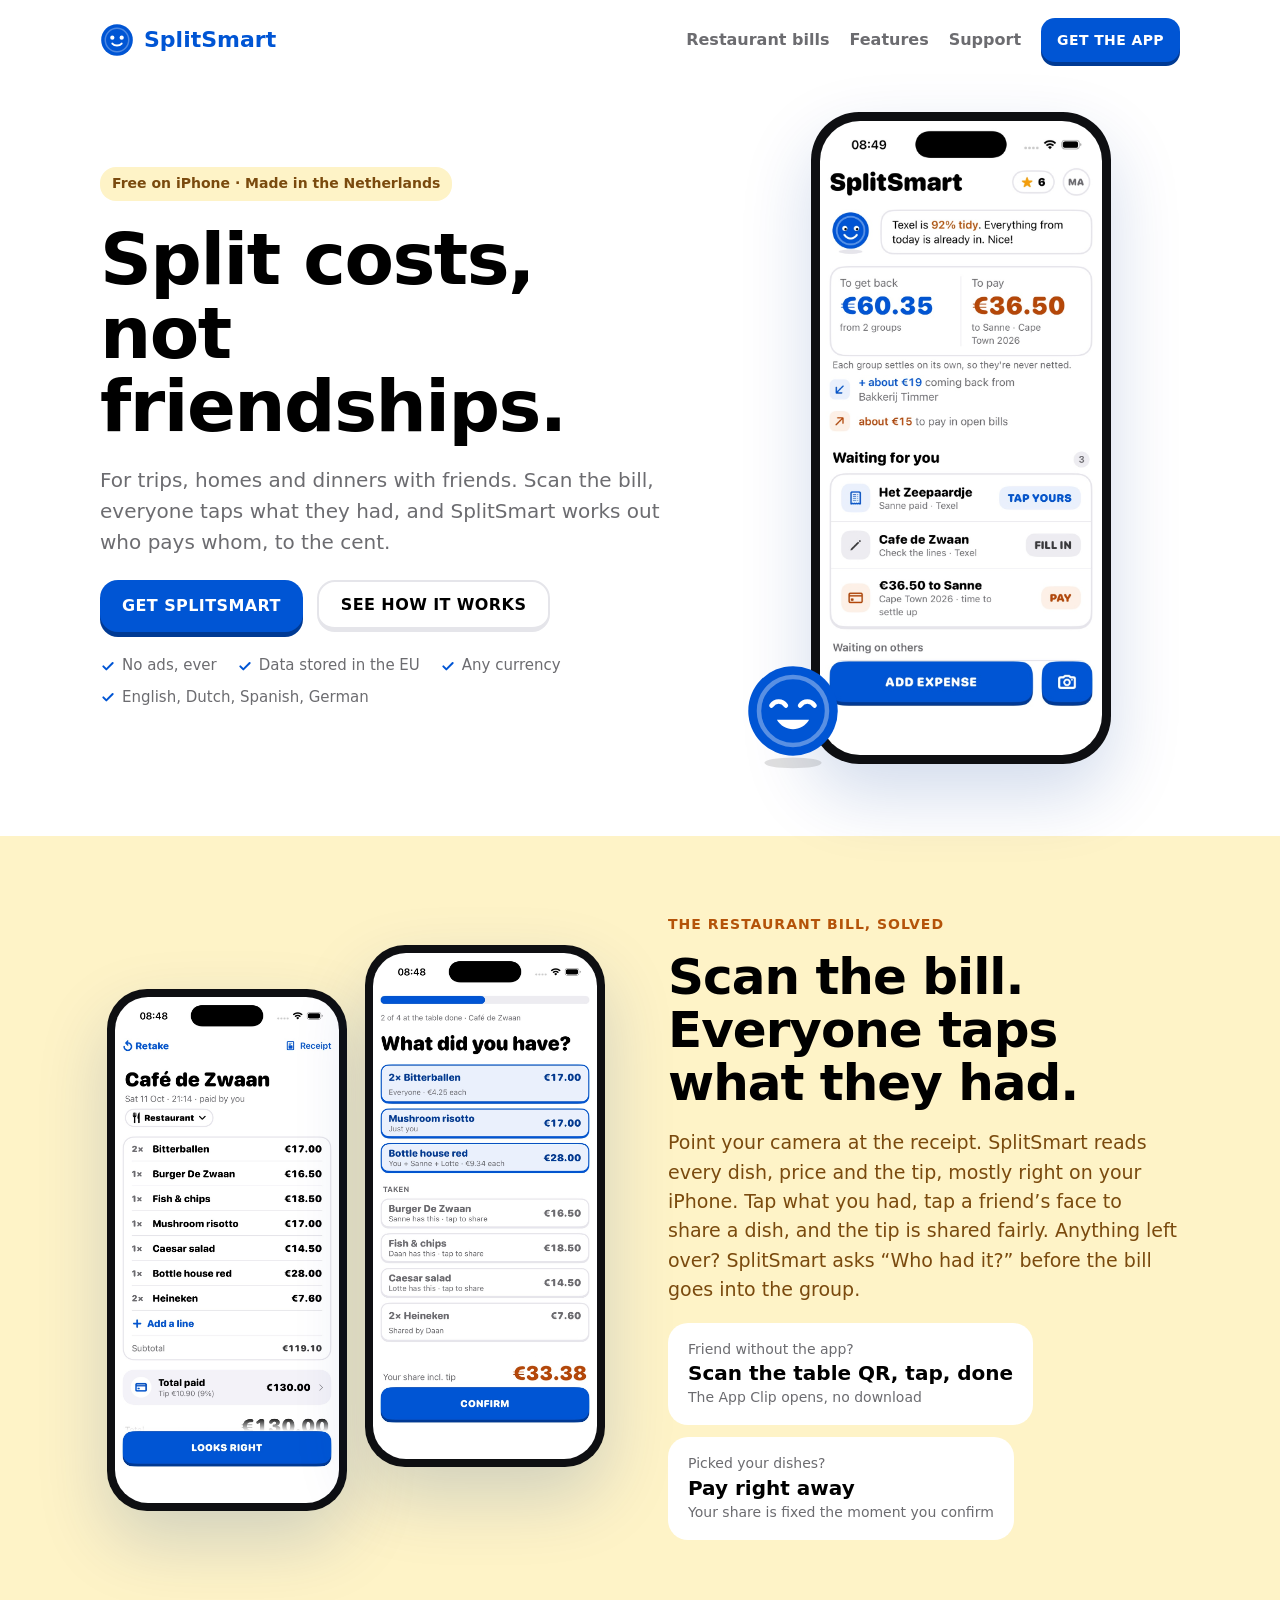
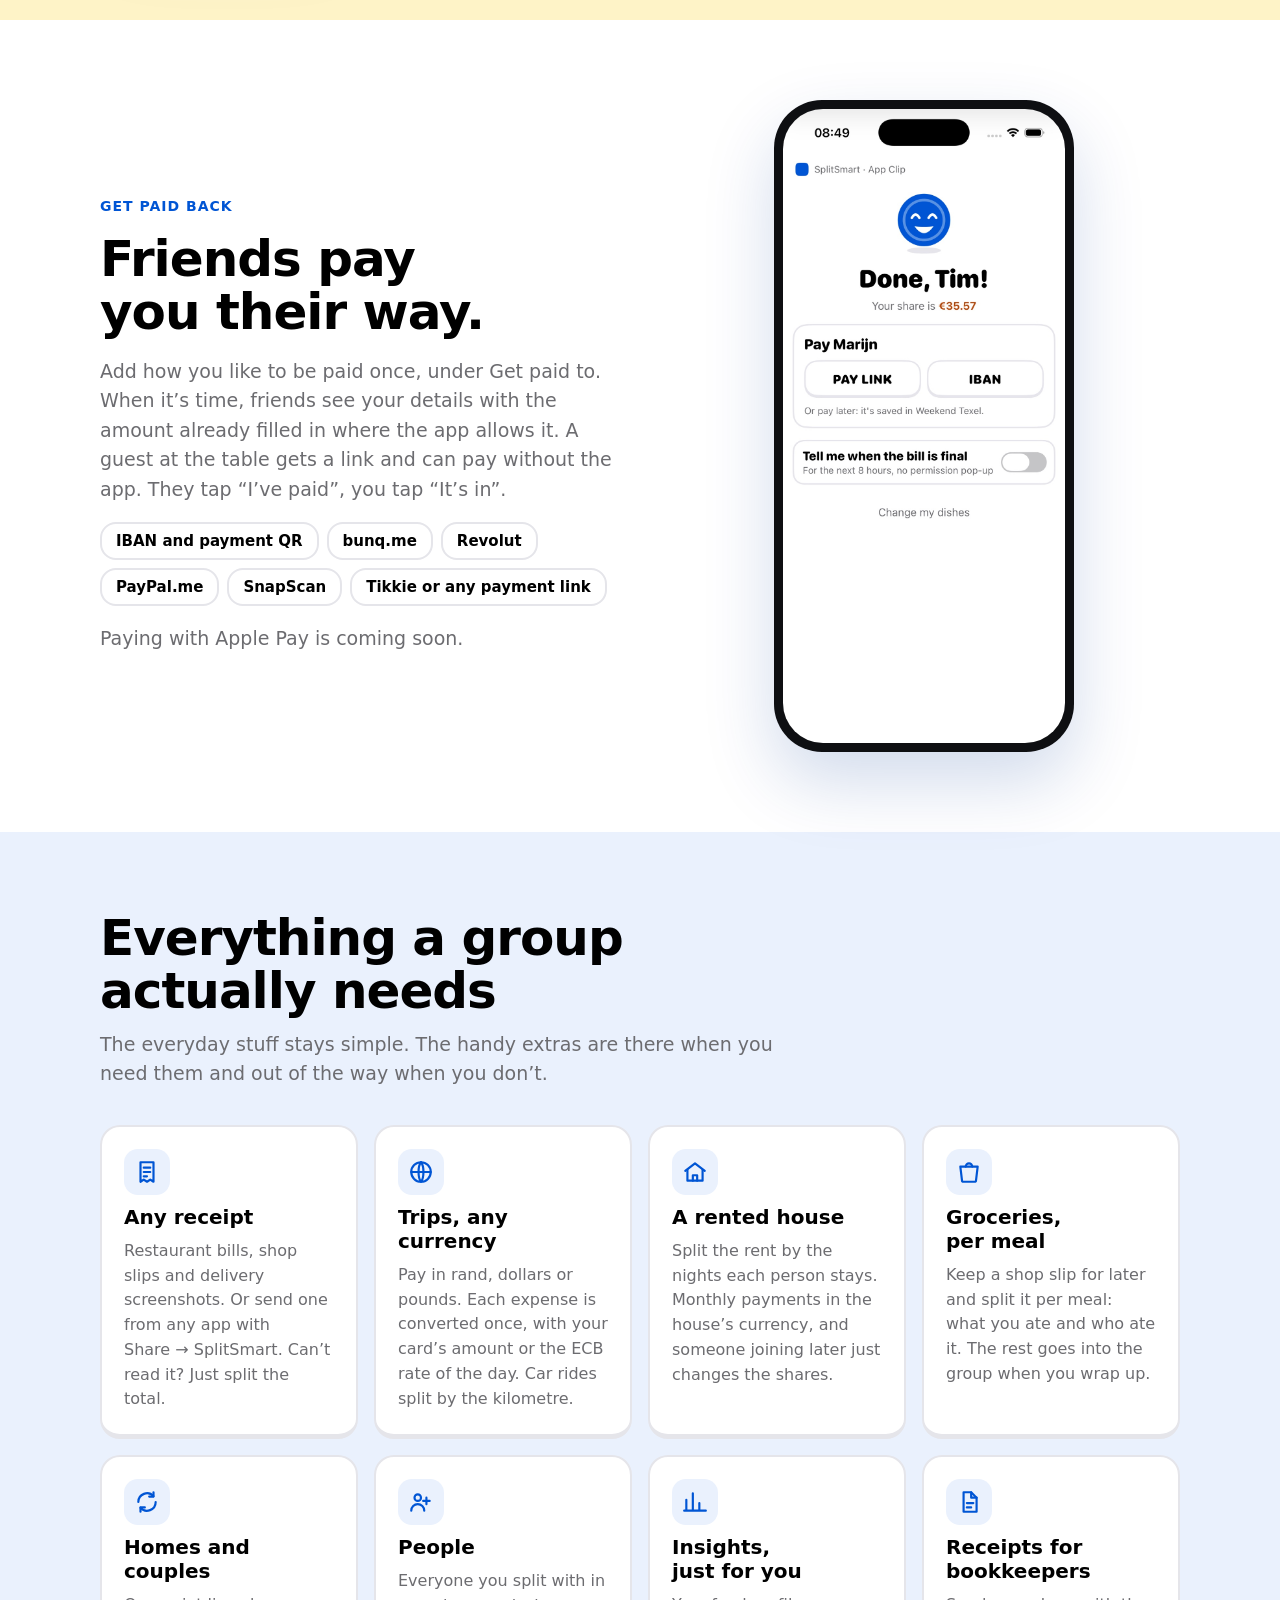
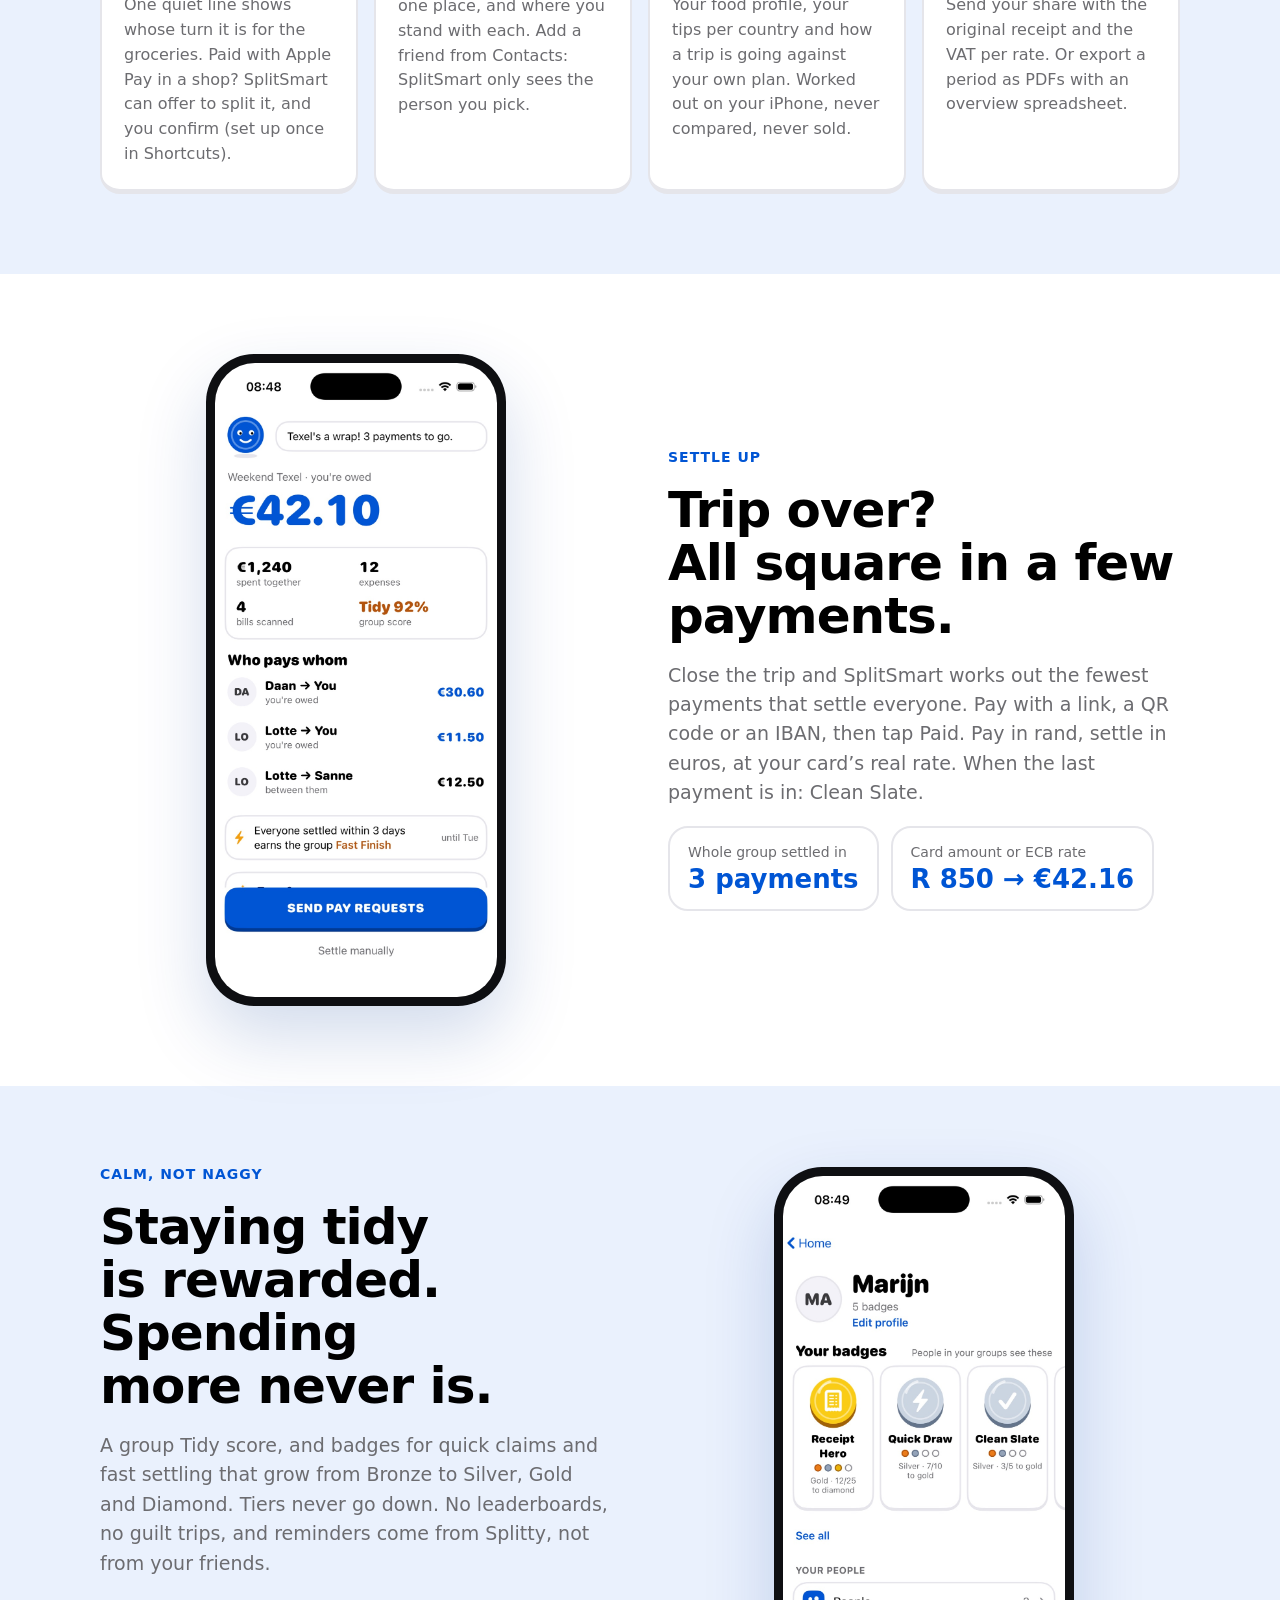
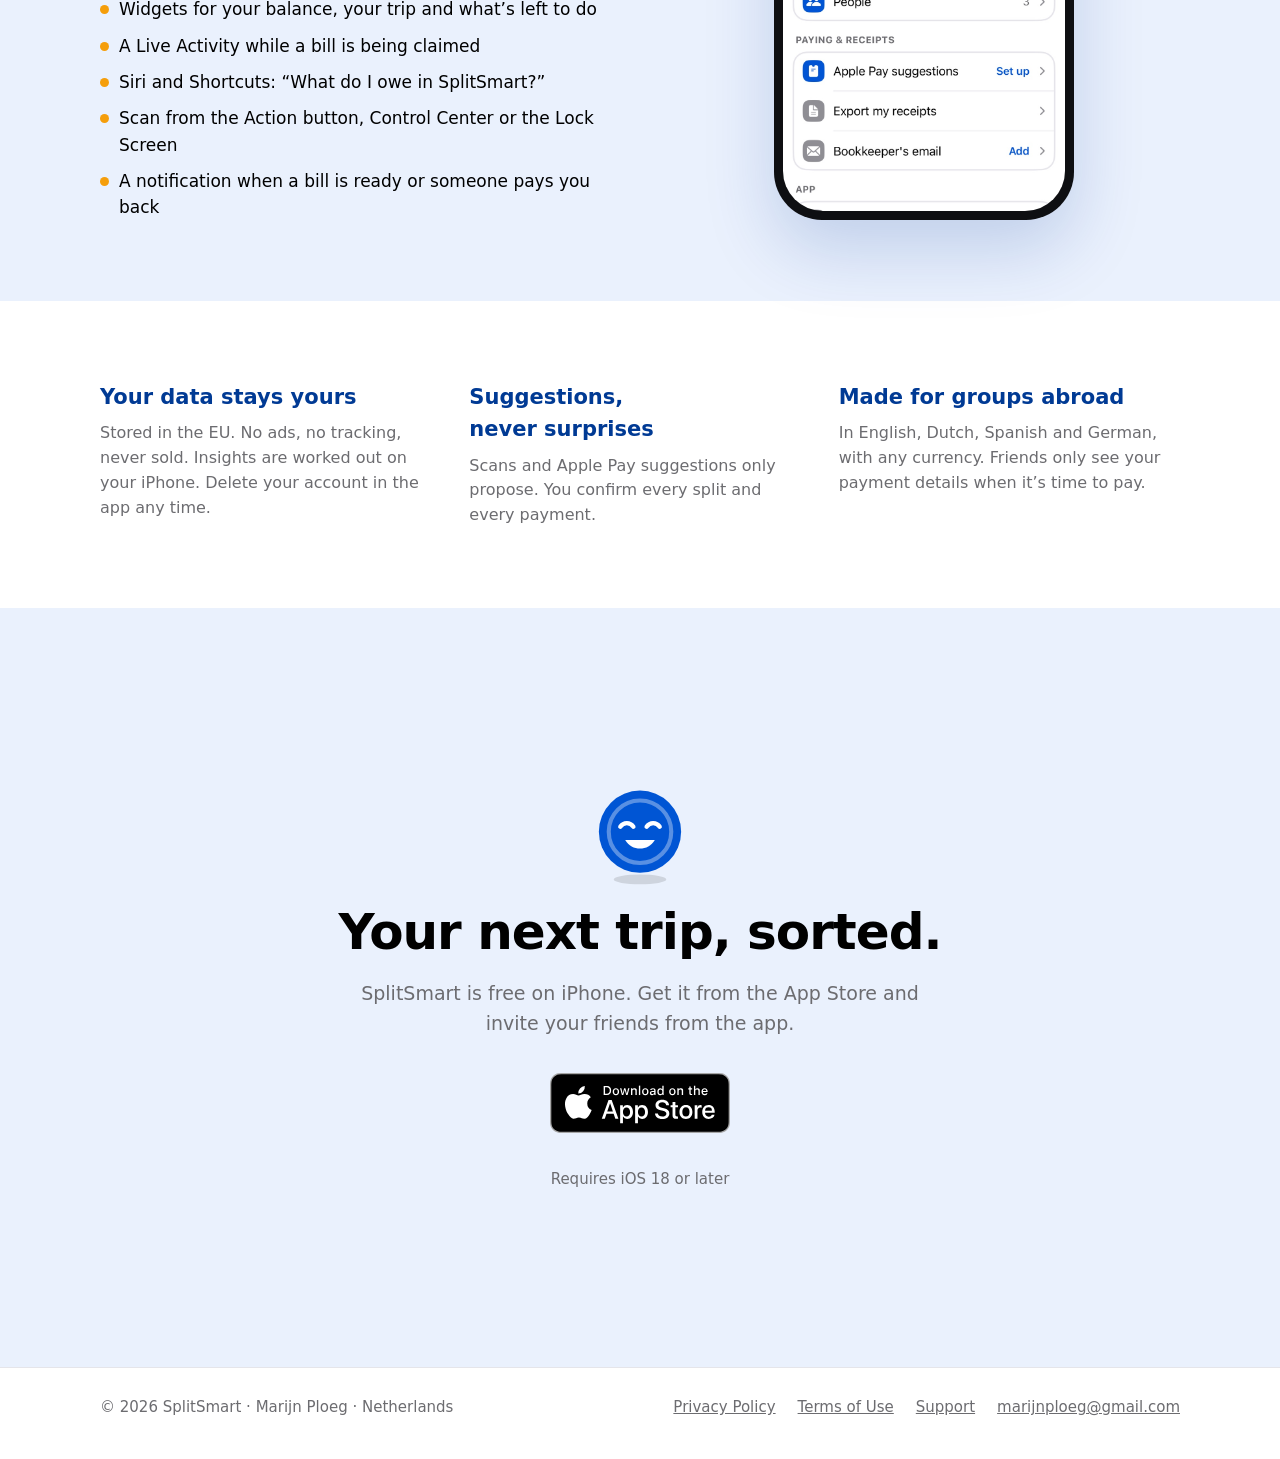
<file: index.html>
<!doctype html>
<html lang="en">
<head>
<meta charset="utf-8">
<meta name="viewport" content="width=device-width, initial-scale=1">
<title>SplitSmart · Split costs, not friendships</title>
<meta name="description" content="SplitSmart splits shared costs between friends. Scan the bill, everyone taps what they had and pays you back their way. Trips, homes and dinners, any currency. Free on iPhone.">
<meta property="og:title" content="SplitSmart · Split costs, not friendships">
<meta property="og:description" content="Scan the bill, everyone taps what they had. Free on iPhone.">
<meta property="og:image" content="https://getsplitsmart.com/images/main.jpg">
<meta property="og:url" content="https://getsplitsmart.com/">
<meta name="theme-color" content="#FFFFFF" media="(prefers-color-scheme: light)">
<meta name="theme-color" content="#000000" media="(prefers-color-scheme: dark)">
<link rel="icon" href="data:image/svg+xml,%3Csvg xmlns='http://www.w3.org/2000/svg' viewBox='0 0 58 58'%3E%3Ccircle cx='29' cy='29' r='27' fill='%230055D4'/%3E%3Ccircle cx='21' cy='25' r='3.6' fill='%23fff'/%3E%3Ccircle cx='37' cy='25' r='3.6' fill='%23fff'/%3E%3Cpath d='M21 35c4 4.5 12 4.5 16 0' fill='none' stroke='%23fff' stroke-width='3.2' stroke-linecap='round'/%3E%3C/svg%3E">
<link rel="stylesheet" href="site.css">
<!-- Cookieless visit counts (TelemetryDeck); the App ID lives only in analytics.js -->
<script src="analytics.js" defer></script>
</head>
<body>
<a class="skip" href="#main">Skip to content</a>

<header class="site-header">
  <div class="wrap">
    <a class="brand" href="./" aria-label="SplitSmart home">
      <svg width="34" height="34" viewBox="0 0 58 58" aria-hidden="true"><circle cx="29" cy="29" r="27" fill="#0055D4"/><circle cx="29" cy="29" r="20" fill="none" stroke="#FFFFFF" stroke-opacity="0.3" stroke-width="2.5"/><circle cx="21" cy="25" r="3.6" fill="#FFFFFF"/><circle cx="37" cy="25" r="3.6" fill="#FFFFFF"/><path d="M21 35c4 4.5 12 4.5 16 0" fill="none" stroke="#FFFFFF" stroke-width="3.2" stroke-linecap="round"/></svg>
      SplitSmart
    </a>
    <nav class="site-nav" aria-label="Main">
      <a class="hide-sm" href="#bill">Restaurant bills</a>
      <a class="hide-sm" href="#features">Features</a>
      <a class="hide-xs" href="support/">Support</a>
      <a class="btn btn-primary btn-small" href="#download">Get the app</a>
    </nav>
  </div>
</header>

<main id="main">

  <section class="hero" aria-labelledby="hero-h">
    <div class="wrap">
      <div class="hero-copy">
        <span class="pill">Free on iPhone · Made in the Netherlands</span>
        <h1 id="hero-h">Split costs,<br>not friendships.</h1>
        <p class="lead">For trips, homes and dinners with friends. Scan the bill, everyone taps what they had, and SplitSmart works out who pays whom, to the cent.</p>
        <div class="actions">
          <a class="btn btn-primary" href="#download">Get SplitSmart</a>
          <a class="btn btn-secondary" href="#bill">See how it works</a>
        </div>
        <ul class="ticks">
          <li><svg width="16" height="16" viewBox="0 0 24 24" fill="none" stroke="currentColor" stroke-width="3" stroke-linecap="round" stroke-linejoin="round" aria-hidden="true"><path d="M5 12.5l4.5 4.5L19 7.5"/></svg>No ads, ever</li>
          <li><svg width="16" height="16" viewBox="0 0 24 24" fill="none" stroke="currentColor" stroke-width="3" stroke-linecap="round" stroke-linejoin="round" aria-hidden="true"><path d="M5 12.5l4.5 4.5L19 7.5"/></svg>Data stored in the EU</li>
          <li><svg width="16" height="16" viewBox="0 0 24 24" fill="none" stroke="currentColor" stroke-width="3" stroke-linecap="round" stroke-linejoin="round" aria-hidden="true"><path d="M5 12.5l4.5 4.5L19 7.5"/></svg>Any currency</li>
          <li><svg width="16" height="16" viewBox="0 0 24 24" fill="none" stroke="currentColor" stroke-width="3" stroke-linecap="round" stroke-linejoin="round" aria-hidden="true"><path d="M5 12.5l4.5 4.5L19 7.5"/></svg>English, Dutch, Spanish, German</li>
        </ul>
      </div>
      <div class="hero-art">
        <div class="phone"><img src="images/main.jpg" alt="SplitSmart Home: €60.35 to get back, €36.50 to pay, and what's waiting for you" width="900" height="1957" fetchpriority="high"></div>
        <svg class="splitty" width="104" height="111" viewBox="0 0 58 62" role="img" aria-label="Splitty, the SplitSmart mascot, smiling"><ellipse cx="29" cy="58" rx="16" ry="3" fill="#000000" fill-opacity="0.12"/><circle cx="29" cy="29" r="25" fill="#0055D4"/><circle cx="29" cy="29" r="19" fill="none" stroke="#FFFFFF" stroke-opacity="0.35" stroke-width="2.5"/><path d="M17 26c2-3 6-3 8 0" fill="none" stroke="#FFFFFF" stroke-width="2.6" stroke-linecap="round"/><path d="M33 26c2-3 6-3 8 0" fill="none" stroke="#FFFFFF" stroke-width="2.6" stroke-linecap="round"/><path d="M20 34c4 7 14 7 18 0z" fill="#FFFFFF"/></svg>
      </div>
    </div>
  </section>

  <section id="bill" class="band warm" aria-labelledby="bill-h">
    <div class="wrap split flip">
      <div class="copy">
        <span class="eyebrow">The restaurant bill, solved</span>
        <h2 id="bill-h" class="big">Scan the bill.<br>Everyone taps what they had.</h2>
        <p>Point your camera at the receipt. SplitSmart reads every dish, price and the tip, mostly right on your iPhone. Tap what you had, tap a friend&rsquo;s face to share a dish, and the tip is shared fairly. Anything left over? SplitSmart asks &ldquo;Who had it?&rdquo; before the bill goes into the group.</p>
        <div class="stats">
          <div class="stat"><span>Friend without the app?</span><b class="plain">Scan the table QR, tap, done</b><span>The App Clip opens, no download</span></div>
          <div class="stat"><span>Picked your dishes?</span><b class="plain">Pay right away</b><span>Your share is fixed the moment you confirm</span></div>
        </div>
      </div>
      <div class="phones">
        <div class="phone sm"><img src="images/bill-items.jpg" alt="A scanned restaurant bill with every dish, the tip and the total" width="900" height="1957" loading="lazy"></div>
        <div class="phone sm"><img src="images/bill-claim.jpg" alt="Tapping the dishes you had, with your share including the tip" width="900" height="1957" loading="lazy"></div>
      </div>
    </div>
  </section>

  <section class="band" aria-labelledby="paid-h">
    <div class="wrap split">
      <div class="copy">
        <span class="eyebrow">Get paid back</span>
        <h2 id="paid-h" class="big">Friends pay you their way.</h2>
        <p>Add how you like to be paid once, under Get paid to. When it&rsquo;s time, friends see your details with the amount already filled in where the app allows it. A guest at the table gets a link and can pay without the app. They tap &ldquo;I&rsquo;ve paid&rdquo;, you tap &ldquo;It&rsquo;s in&rdquo;.</p>
        <ul class="chips" aria-label="Ways to get paid">
          <li>IBAN and payment QR</li>
          <li>bunq.me</li>
          <li>Revolut</li>
          <li>PayPal.me</li>
          <li>SnapScan</li>
          <li>Tikkie or any payment link</li>
        </ul>
        <p class="soon">Paying with Apple Pay is coming soon.</p>
      </div>
      <div class="phones">
        <div class="phone"><img src="images/table-clip.jpg" alt="The App Clip after a friend picked their dishes: their share and a pay link or IBAN to pay you" width="900" height="1957" loading="lazy"></div>
      </div>
    </div>
  </section>

  <section id="features" class="band tint" aria-labelledby="features-h">
    <div class="wrap">
      <div class="section-head">
        <h2 id="features-h" class="big">Everything a group actually needs</h2>
        <p>The everyday stuff stays simple. The handy extras are there when you need them and out of the way when you don&rsquo;t.</p>
      </div>
      <div class="grid">
        <article class="card">
          <div class="icon"><svg viewBox="0 0 24 24" fill="none" stroke="currentColor" stroke-width="2" stroke-linecap="round" stroke-linejoin="round" aria-hidden="true"><path d="M6 3h12v18l-3-2-3 2-3-2-3 2z"/><path d="M9 8h6M9 12h6M9 16h3"/></svg></div>
          <h3>Any receipt</h3>
          <p>Restaurant bills, shop slips and delivery screenshots. Or send one from any app with Share&nbsp;&rarr;&nbsp;SplitSmart. Can&rsquo;t read it? Just split the total.</p>
        </article>
        <article class="card">
          <div class="icon"><svg viewBox="0 0 24 24" fill="none" stroke="currentColor" stroke-width="2" stroke-linecap="round" stroke-linejoin="round" aria-hidden="true"><circle cx="12" cy="12" r="9"/><path d="M3 12h18M12 3c3 3.5 3 14.5 0 18M12 3c-3 3.5-3 14.5 0 18"/></svg></div>
          <h3>Trips, any currency</h3>
          <p>Pay in rand, dollars or pounds. Each expense is converted once, with your card&rsquo;s amount or the ECB rate of the day. Car rides split by the kilometre.</p>
        </article>
        <article class="card">
          <div class="icon"><svg viewBox="0 0 24 24" fill="none" stroke="currentColor" stroke-width="2" stroke-linecap="round" stroke-linejoin="round" aria-hidden="true"><path d="M3 11l9-7 9 7"/><path d="M5 10v10h14V10"/><path d="M10 20v-5h4v5"/></svg></div>
          <h3>A rented house</h3>
          <p>Split the rent by the nights each person stays. Monthly payments in the house&rsquo;s currency, and someone joining later just changes the shares.</p>
        </article>
        <article class="card">
          <div class="icon"><svg viewBox="0 0 24 24" fill="none" stroke="currentColor" stroke-width="2" stroke-linecap="round" stroke-linejoin="round" aria-hidden="true"><path d="M4 7h16l-1.5 12.5a1.5 1.5 0 0 1-1.5 1.5H7a1.5 1.5 0 0 1-1.5-1.5z"/><path d="M9 7a3 3 0 0 1 6 0"/></svg></div>
          <h3>Groceries, per meal</h3>
          <p>Keep a shop slip for later and split it per meal: what you ate and who ate it. The rest goes into the group when you wrap up.</p>
        </article>
        <article class="card">
          <div class="icon"><svg viewBox="0 0 24 24" fill="none" stroke="currentColor" stroke-width="2" stroke-linecap="round" stroke-linejoin="round" aria-hidden="true"><path d="M4 12a8 8 0 0 1 14-5.3"/><path d="M18 3v4h-4"/><path d="M20 12a8 8 0 0 1-14 5.3"/><path d="M6 21v-4h4"/></svg></div>
          <h3>Homes and couples</h3>
          <p>One quiet line shows whose turn it is for the groceries. Paid with Apple Pay in a shop? SplitSmart can offer to split it, and you confirm (set up once in Shortcuts).</p>
        </article>
        <article class="card">
          <div class="icon"><svg viewBox="0 0 24 24" fill="none" stroke="currentColor" stroke-width="2" stroke-linecap="round" stroke-linejoin="round" aria-hidden="true"><circle cx="9" cy="8" r="3"/><path d="M3 20c0-3.3 2.7-6 6-6s6 2.7 6 6"/><path d="M17 8v6M14 11h6"/></svg></div>
          <h3>People</h3>
          <p>Everyone you split with in one place, and where you stand with each. Add a friend from Contacts: SplitSmart only sees the person you pick.</p>
        </article>
        <article class="card">
          <div class="icon"><svg viewBox="0 0 24 24" fill="none" stroke="currentColor" stroke-width="2" stroke-linecap="round" stroke-linejoin="round" aria-hidden="true"><path d="M4 20V10M10 20V4M16 20v-7M22 20H2"/></svg></div>
          <h3>Insights, just for you</h3>
          <p>Your food profile, your tips per country and how a trip is going against your own plan. Worked out on your iPhone, never compared, never sold.</p>
        </article>
        <article class="card">
          <div class="icon"><svg viewBox="0 0 24 24" fill="none" stroke="currentColor" stroke-width="2" stroke-linecap="round" stroke-linejoin="round" aria-hidden="true"><path d="M7 3h7l5 5v13H7z"/><path d="M14 3v5h5M10 13h6M10 17h4"/></svg></div>
          <h3>Receipts for bookkeepers</h3>
          <p>Send your share with the original receipt and the VAT per rate. Or export a period as PDFs with an overview spreadsheet.</p>
        </article>
      </div>
    </div>
  </section>

  <section class="band" aria-labelledby="settle-h">
    <div class="wrap split flip">
      <div class="copy">
        <span class="eyebrow">Settle up</span>
        <h2 id="settle-h" class="big">Trip over?<br>All square in a few payments.</h2>
        <p>Close the trip and SplitSmart works out the fewest payments that settle everyone. Pay with a link, a QR code or an IBAN, then tap Paid. Pay in rand, settle in euros, at your card&rsquo;s real rate. When the last payment is in: Clean Slate.</p>
        <div class="stats">
          <div class="stat"><span>Whole group settled in</span><b>3 payments</b></div>
          <div class="stat"><span>Card amount or ECB rate</span><b>R&nbsp;850 &rarr; &euro;42.16</b></div>
        </div>
      </div>
      <div class="phones">
        <div class="phone"><img src="images/trip-closed.jpg" alt="Trip closed: the group's stats and the few payments that settle everyone" width="900" height="1957" loading="lazy"></div>
      </div>
    </div>
  </section>

  <section class="band tint" aria-labelledby="calm-h">
    <div class="wrap split">
      <div class="copy">
        <span class="eyebrow">Calm, not naggy</span>
        <h2 id="calm-h" class="big">Staying tidy is rewarded. Spending more never is.</h2>
        <p>A group Tidy score, and badges for quick claims and fast settling that grow from Bronze to Silver, Gold and Diamond. Tiers never go down. No leaderboards, no guilt trips, and reminders come from Splitty, not from your friends.</p>
        <ul class="checks">
          <li>Widgets for your balance, your trip and what&rsquo;s left to do</li>
          <li>A Live Activity while a bill is being claimed</li>
          <li>Siri and Shortcuts: &ldquo;What do I owe in SplitSmart?&rdquo;</li>
          <li>Scan from the Action button, Control Center or the Lock Screen</li>
          <li>A notification when a bill is ready or someone pays you back</li>
        </ul>
      </div>
      <div class="phones">
        <div class="phone"><img src="images/badges.jpg" alt="Your badges on Profile, each with its tier" width="900" height="1957" loading="lazy"></div>
      </div>
    </div>
  </section>

  <section class="band" aria-labelledby="promise-h">
    <div class="wrap">
      <h2 id="promise-h" class="skip">Our promises</h2>
      <div class="promises">
        <div><h3>Your data stays yours</h3><p>Stored in the EU. No ads, no tracking, never sold. Insights are worked out on your iPhone. Delete your account in the app any time.</p></div>
        <div><h3>Suggestions, never surprises</h3><p>Scans and Apple Pay suggestions only propose. You confirm every split and every payment.</p></div>
        <div><h3>Made for groups abroad</h3><p>In English, Dutch, Spanish and German, with any currency. Friends only see your payment details when it&rsquo;s time to pay.</p></div>
      </div>
    </div>
  </section>

  <section id="download" class="band tint" aria-labelledby="download-h">
    <div class="wrap download">
      <svg width="96" height="102" viewBox="0 0 58 62" role="img" aria-label="Splitty, cheering"><ellipse cx="29" cy="58" rx="16" ry="3" fill="#000000" fill-opacity="0.12"/><circle cx="29" cy="29" r="25" fill="#0055D4"/><circle cx="29" cy="29" r="19" fill="none" stroke="#FFFFFF" stroke-opacity="0.35" stroke-width="2.5"/><path d="M17 26c2-3 6-3 8 0" fill="none" stroke="#FFFFFF" stroke-width="2.6" stroke-linecap="round"/><path d="M33 26c2-3 6-3 8 0" fill="none" stroke="#FFFFFF" stroke-width="2.6" stroke-linecap="round"/><path d="M20 34c4 7 14 7 18 0z" fill="#FFFFFF"/></svg>
      <h2 id="download-h" class="big">Your next trip, sorted.</h2>
      <p>SplitSmart is free on iPhone. Get it from the App Store and invite your friends from the app.</p>
      <!-- Apple's official badge (developer.apple.com/app-store/marketing/guidelines): unmodified, black, one per page, at least 40 px high, clear space a quarter of its height. -->
      <a class="badge" href="https://apps.apple.com/app/id6823057643"><img src="images/app-store-badge.svg" alt="Download on the App Store" width="180" height="60"></a>
      <small>Requires iOS 18 or later</small>
    </div>
  </section>

</main>

<footer class="site-footer">
  <div class="wrap">
    <span>&copy; 2026 SplitSmart · Marijn Ploeg · Netherlands</span>
    <nav aria-label="Footer">
      <a href="privacy/">Privacy Policy</a>
      <a href="terms/">Terms of Use</a>
      <a href="support/">Support</a>
      <a href="mailto:marijnploeg@gmail.com">marijnploeg@gmail.com</a>
    </nav>
  </div>
</footer>

</body>
</html>
</file>
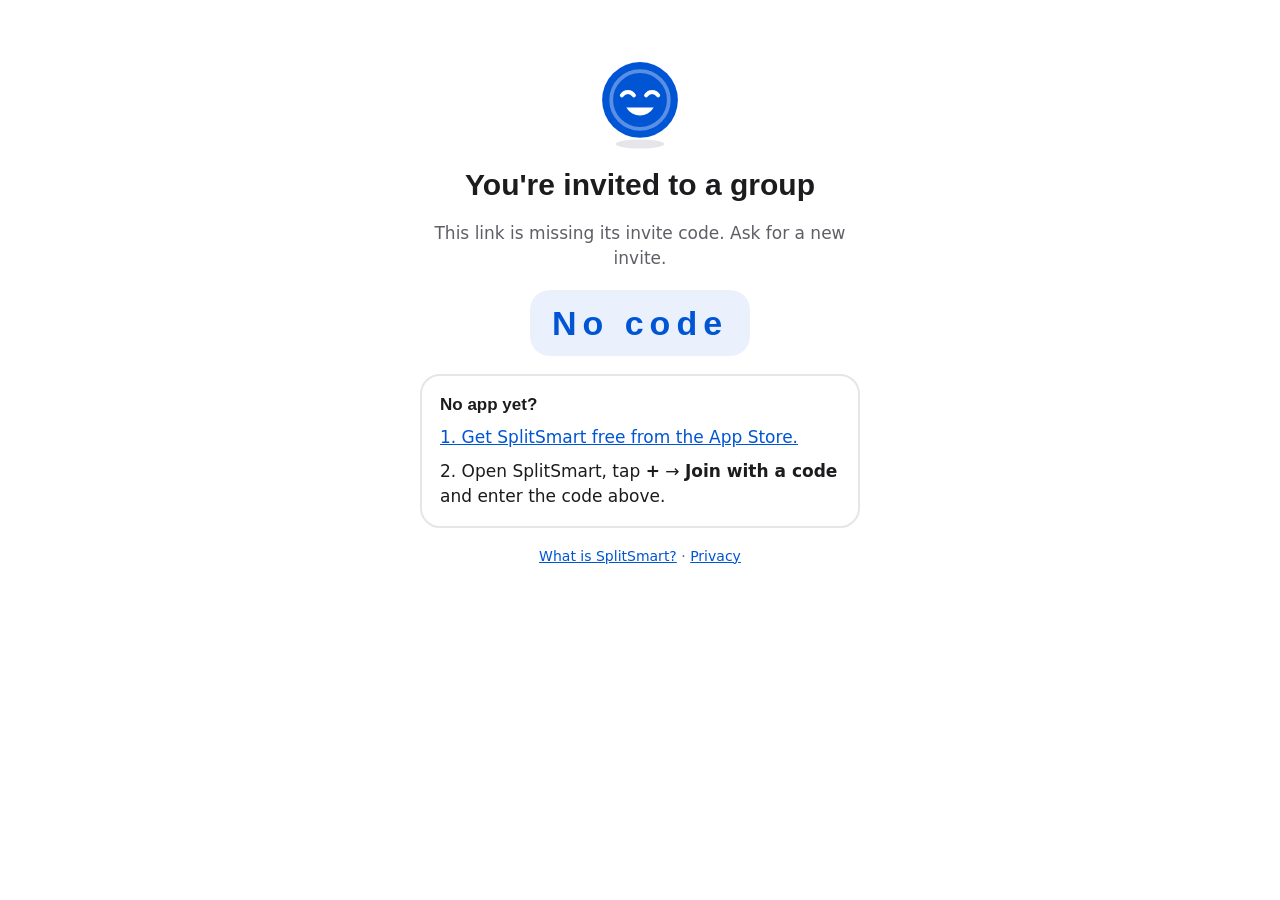
<file: join/index.html>
<!doctype html>
<html lang="en">
<head>
<meta charset="utf-8">
<meta name="viewport" content="width=device-width, initial-scale=1">
<title>Join a group · SplitSmart</title>
<meta name="robots" content="noindex">
<meta name="theme-color" content="#0055D4">
<meta property="og:title" content="You're invited to a group on SplitSmart">
<meta property="og:description" content="Tap to join and split costs together.">
<meta property="og:image" content="https://getsplitsmart.com/images/main.jpg">
<link rel="icon" href="data:image/svg+xml,%3Csvg xmlns='http://www.w3.org/2000/svg' viewBox='0 0 58 58'%3E%3Ccircle cx='29' cy='29' r='27' fill='%230055D4'/%3E%3Ccircle cx='21' cy='25' r='3.6' fill='%23fff'/%3E%3Ccircle cx='37' cy='25' r='3.6' fill='%23fff'/%3E%3Cpath d='M21 35c4 4.5 12 4.5 16 0' fill='none' stroke='%23fff' stroke-width='3.2' stroke-linecap='round'/%3E%3C/svg%3E">
<style>
:root { --bg:#FFFFFF; --fg:#1C1C1E; --muted:#5E5E66; --line:#E5E5EA; --accent:#0055D4; --accent-deep:#003A94; --soft:#EAF1FD; }
@media (prefers-color-scheme: dark) { :root { --bg:#111214; --fg:#EDEDF0; --muted:#A1A1AA; --line:#2C2D31; --accent:#3D7BFF; --accent-deep:#1F4FB8; --soft:#17233A; color-scheme: dark } }
body { margin:0; background:var(--bg); color:var(--fg); font:17px/1.5 'Source Sans 3', -apple-system, system-ui, sans-serif; padding:0 20px; }
main { max-width:440px; margin:0 auto; padding-block:56px 48px; display:flex; flex-direction:column; align-items:center; gap:18px; text-align:center; }
h1 { margin:0; font:900 30px/1.15 'Nunito', ui-rounded, sans-serif; text-wrap:balance; }
p { margin:0; color:var(--muted); }
.code { font:900 34px/1 'Nunito', ui-rounded, sans-serif; letter-spacing:6px; padding:16px 22px; border-radius:20px; background:var(--soft); color:var(--accent); user-select:all; }
.btn { display:flex; align-items:center; justify-content:center; width:100%; height:58px; border-radius:18px; text-decoration:none; font:900 18px/1 'Nunito', ui-rounded, sans-serif; letter-spacing:.4px; box-sizing:border-box; cursor:pointer; border:0; }
.primary { background:var(--accent); color:#fff; box-shadow:0 5px 0 var(--accent-deep); }
.secondary { background:transparent; color:var(--fg); border:2px solid var(--line); border-bottom-width:5px; }
.btn:focus-visible { outline:3px solid var(--accent); outline-offset:3px; }
.steps { text-align:left; width:100%; display:flex; flex-direction:column; gap:8px; padding:16px 18px; border:2px solid var(--line); border-radius:20px; box-sizing:border-box; }
.steps strong { font-family:'Nunito', ui-rounded, sans-serif; font-weight:900; }
small { color:var(--muted); font-size:14px; }
[hidden] { display:none !important; }
</style>
</head>
<body>
<main>
  <svg width="88" height="94" viewBox="0 0 58 62" role="img" aria-label="Splitty, the SplitSmart mascot"><ellipse cx="29" cy="58" rx="16" ry="3" fill="#E5E5EA"/><circle cx="29" cy="29" r="25" fill="#0055D4"/><circle cx="29" cy="29" r="19" fill="none" stroke="#FFFFFF" stroke-opacity="0.35" stroke-width="2.5"/><path d="M17 26c2-3 6-3 8 0" fill="none" stroke="#FFFFFF" stroke-width="2.6" stroke-linecap="round"/><path d="M33 26c2-3 6-3 8 0" fill="none" stroke="#FFFFFF" stroke-width="2.6" stroke-linecap="round"/><path d="M20 34c4 7 14 7 18 0z" fill="#FFFFFF"/></svg>
  <h1 id="title" data-t="title">You're invited to a group</h1>
  <p id="sub" data-t="sub">Open SplitSmart to join and split costs together.</p>
  <div class="code" id="code" aria-label="Invite code">······</div>
  <a class="btn primary" id="open" href="#" data-t="open">OPEN IN SPLITSMART</a>
  <button class="btn secondary" id="copy" type="button" data-t="copy">COPY CODE</button>
  <div class="steps">
    <strong data-t="noApp">No app yet?</strong>
    <a data-t="step1" href="https://apps.apple.com/app/id6823057643" style="color:var(--accent)">1. Get SplitSmart free from the App Store.</a>
    <span id="step2">2. Open SplitSmart, tap <b>+</b> → <b>Join with a code</b> and enter the code above.</span>
  </div>
  <small><a href="../" style="color:var(--accent)" data-t="what">What is SplitSmart?</a> · <a href="../privacy/" style="color:var(--accent)" data-t="privacy">Privacy</a></small>
</main>
<script>
(function () {
  var q = new URLSearchParams(location.search);
  // Language: &lang=nl|en|es|de, else the browser's (es* → es, de* → de, nl* → nl), else en. Spanish:
  // design/glossary-es.md, German: design/glossary-de.md.
  var lang = (function () {
    var forced = (q.get('lang') || '').toLowerCase();
    if (forced === 'nl' || forced === 'en' || forced === 'es' || forced === 'de') return forced;
    var list = navigator.languages && navigator.languages.length ? navigator.languages : [navigator.language || 'en'];
    for (var i = 0; i < list.length; i++) {
      var l = String(list[i]).toLowerCase();
      if (l.indexOf('nl') === 0) return 'nl';
      if (l.indexOf('es') === 0) return 'es';
      if (l.indexOf('de') === 0) return 'de';
      if (l.indexOf('en') === 0) return 'en';
    }
    return 'en';
  })();
  var T = {
    en: {
      doc: 'Join a group · SplitSmart', docGroup: 'Join {group} · SplitSmart', title: "You're invited to a group",
      titleGroup: 'Join {group}', sub: 'Open SplitSmart to join and split costs together.', codeLabel: 'Invite code',
      open: 'OPEN IN SPLITSMART', copy: 'COPY CODE', copied: 'COPIED', noApp: 'No app yet?',
      step1: '1. Get SplitSmart free from the App Store.',
      step2: '2. Open SplitSmart, tap <b>+</b> → <b>Join with a code</b> and enter the code above.',
      what: 'What is SplitSmart?', privacy: 'Privacy', mascot: 'Splitty, the SplitSmart mascot', noCode: 'No code',
      missing: 'This link is missing its invite code. Ask for a new invite.'
    },
    nl: {
      doc: 'Doe mee met een groep · SplitSmart', docGroup: 'Doe mee met {group} · SplitSmart',
      title: 'Je bent uitgenodigd voor een groep', titleGroup: 'Doe mee met {group}',
      sub: 'Open SplitSmart om mee te doen en samen kosten te delen.', codeLabel: 'Uitnodigingscode',
      open: 'OPEN IN SPLITSMART', copy: 'KOPIEER CODE', copied: 'GEKOPIEERD', noApp: 'Nog geen app?',
      step1: '1. Download SplitSmart gratis in de App Store.',
      step2: '2. Open SplitSmart, tik op <b>+</b>, kies meedoen met een code en vul de code hierboven in.',
      what: 'Wat is SplitSmart?', privacy: 'Privacy', mascot: 'Splitty, de mascotte van SplitSmart', noCode: 'Geen code',
      missing: 'Deze link mist de uitnodigingscode. Vraag om een nieuwe uitnodiging.'
    },
    es: {
      doc: 'Únete a un grupo · SplitSmart', docGroup: 'Únete a {group} · SplitSmart',
      title: 'Tienes una invitación a un grupo', titleGroup: 'Únete a {group}',
      sub: 'Abre SplitSmart para unirte y repartir gastos entre todos.', codeLabel: 'Código de invitación',
      open: 'ABRIR EN SPLITSMART', copy: 'COPIAR CÓDIGO', copied: 'COPIADO', noApp: '¿Aún no tienes la app?',
      step1: '1. Descarga SplitSmart gratis en la App Store.',
      step2: '2. Abre SplitSmart, toca <b>+</b>, elige unirte con un código y escribe el código de arriba.',
      what: '¿Qué es SplitSmart?', privacy: 'Privacidad', mascot: 'Splitty, la mascota de SplitSmart', noCode: 'Sin código',
      missing: 'A este enlace le falta el código de invitación. Pide una invitación nueva.'
    },
    de: {
      doc: 'Einladung in eine Gruppe · SplitSmart', docGroup: 'Mach mit bei {group} · SplitSmart',
      title: 'Du bist in eine Gruppe eingeladen', titleGroup: 'Mach mit bei {group}',
      sub: 'Öffne SplitSmart, um mitzumachen und Kosten gemeinsam aufzuteilen.', codeLabel: 'Einladungscode',
      open: 'IN SPLITSMART ÖFFNEN', copy: 'CODE KOPIEREN', copied: 'KOPIERT', noApp: 'Noch keine App?',
      step1: '1. Lade SplitSmart kostenlos im App Store.',
      step2: '2. Öffne SplitSmart, tippe auf <b>+</b> → <b>Mit Code beitreten</b> und gib den Code oben ein.',
      what: 'Was ist SplitSmart?', privacy: 'Datenschutz', mascot: 'Splitty, das Maskottchen von SplitSmart', noCode: 'Kein Code',
      missing: 'Diesem Link fehlt der Einladungscode. Frag nach einer neuen Einladung.'
    }
  }[lang];
  function t(key, group) { return T[key].replace('{group}', group || ''); }
  document.documentElement.lang = lang;
  document.title = T.doc;
  Array.prototype.forEach.call(document.querySelectorAll('[data-t]'), function (el) { el.textContent = T[el.dataset.t]; });
  document.getElementById('step2').innerHTML = T.step2; // static text from T only, never the query
  document.getElementById('code').setAttribute('aria-label', T.codeLabel);
  document.querySelector('main > svg').setAttribute('aria-label', T.mascot);
  var code = (q.get('c') || '').toUpperCase().replace(/[^A-Z0-9]/g, '').slice(0, 12);
  var group = (q.get('g') || '').slice(0, 60);
  var codeEl = document.getElementById('code');
  var open = document.getElementById('open');
  if (!code) {
    codeEl.textContent = T.noCode;
    open.hidden = true;
    document.getElementById('copy').hidden = true;
    document.getElementById('sub').textContent = T.missing;
    return;
  }
  codeEl.textContent = code;
  if (group) {
    document.getElementById('title').textContent = t('titleGroup', group);
    document.title = t('docGroup', group);
  }
  var app = 'splitsmart://join/' + encodeURIComponent(code);
  open.href = app;
  // Try once on arrival; Safari asks "Open in SplitSmart?" when the app is installed.
  setTimeout(function () { location.href = app; }, 300);
  document.getElementById('copy').addEventListener('click', function () {
    var b = this;
    var done = function () { b.textContent = T.copied; setTimeout(function () { b.textContent = T.copy; }, 1600); };
    if (navigator.clipboard) navigator.clipboard.writeText(code).then(done, function () { selectCode(); });
    else selectCode();
  });
  function selectCode() {
    var r = document.createRange(); r.selectNodeContents(codeEl);
    var s = getSelection(); s.removeAllRanges(); s.addRange(r);
  }
})();
</script>
</body>
</html>
</file>
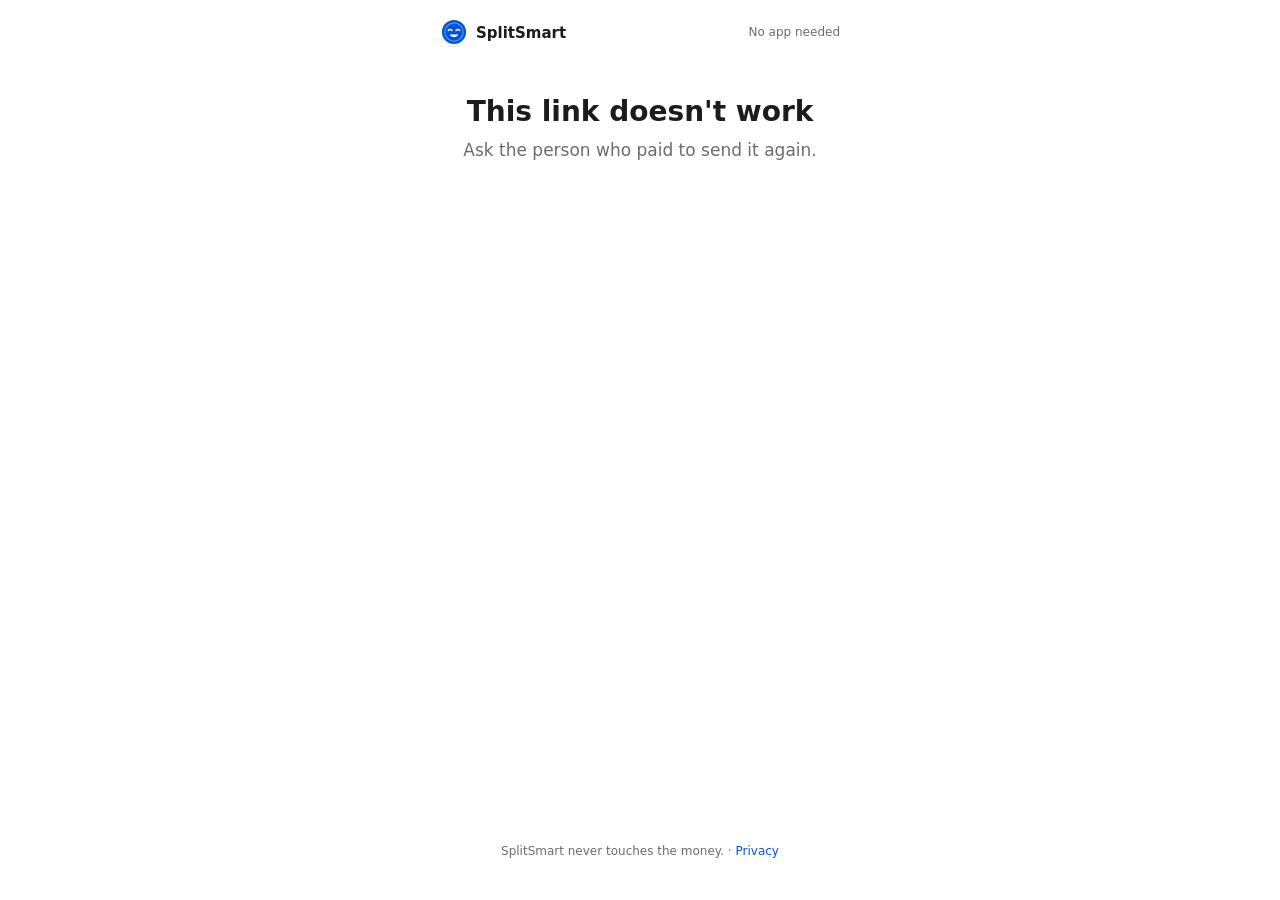
<file: pay/index.html>
<!doctype html>
<html lang="en">
<head>
<meta charset="utf-8">
<meta name="viewport" content="width=device-width, initial-scale=1, viewport-fit=cover">
<title>Your share · SplitSmart</title>
<meta name="robots" content="noindex, nofollow">
<!-- The pay code is in the query: never hand it on (no Referer on links), no analytics, no web fonts. The page talks to
     our own Supabase project (guest_pay_page / guest_says_paid / guest_undo_says_paid, stripe-pay) and, only for a card
     payment (0044), Stripe (Express Checkout for Apple Pay / Google Pay, the Payment Element, 3-D Secure). -->
<meta name="referrer" content="no-referrer">
<meta http-equiv="Content-Security-Policy" content="default-src 'none'; script-src 'self' https://js.stripe.com https://*.js.stripe.com; style-src 'self'; img-src 'self' data: https://*.stripe.com; font-src 'none'; connect-src https://*.supabase.co http://127.0.0.1:54321 http://localhost:54321 https://api.stripe.com; frame-src https://js.stripe.com https://*.js.stripe.com https://hooks.stripe.com; base-uri 'none'; form-action 'none'; object-src 'none'">
<meta name="theme-color" content="#FFFFFF" media="(prefers-color-scheme: light)">
<meta name="theme-color" content="#111214" media="(prefers-color-scheme: dark)">
<meta name="format-detection" content="telephone=no">
<meta property="og:title" content="Your share on SplitSmart">
<meta property="og:description" content="Pay in one tap, no app needed.">
<meta property="og:image" content="https://getsplitsmart.com/images/main.jpg">
<link rel="icon" href="data:image/svg+xml,%3Csvg xmlns='http://www.w3.org/2000/svg' viewBox='0 0 58 58'%3E%3Ccircle cx='29' cy='29' r='27' fill='%230055D4'/%3E%3Ccircle cx='21' cy='25' r='3.6' fill='%23fff'/%3E%3Ccircle cx='37' cy='25' r='3.6' fill='%23fff'/%3E%3Cpath d='M21 35c4 4.5 12 4.5 16 0' fill='none' stroke='%23fff' stroke-width='3.2' stroke-linecap='round'/%3E%3C/svg%3E">
<link rel="stylesheet" href="pay.css">
</head>
<body>
<main id="main" class="loading" aria-busy="true">
  <header class="top">
    <svg width="28" height="30" viewBox="0 0 58 62" aria-hidden="true"><ellipse cx="29" cy="58" rx="16" ry="3" fill="#E5E5EA" fill-opacity="0.6"/><circle cx="29" cy="29" r="25" fill="#0055D4"/><circle cx="29" cy="29" r="19" fill="none" stroke="#FFFFFF" stroke-opacity="0.35" stroke-width="2.5"/><path d="M17 26c2-3 6-3 8 0" fill="none" stroke="#FFFFFF" stroke-width="2.6" stroke-linecap="round"/><path d="M33 26c2-3 6-3 8 0" fill="none" stroke="#FFFFFF" stroke-width="2.6" stroke-linecap="round"/><path d="M20 34c4 7 14 7 18 0z" fill="#FFFFFF"/></svg>
    <b>SplitSmart</b>
    <span class="spacer"></span>
    <small data-t="noApp">No app needed</small>
  </header>

  <!-- Pay: the share and the payer's ways to be paid, best first. -->
  <section id="pay" aria-live="polite">
    <div class="hero">
      <span class="who" id="who"></span>
      <span class="amount" id="amount"></span>
      <span class="share" id="share"></span>
    </div>
  </section>
  <!-- 0044: pay by card with the service fee, Apple Pay / Google Pay first; the other ways one tap further. -->
  <section class="card" id="card" hidden aria-live="polite">
    <div class="ece" id="ece"></div>
    <button class="btn primary" id="cardBtn" type="button" data-t="cardBtn">Pay by card</button>
    <div class="pe" id="cardPanel" hidden>
      <div id="pe"></div>
      <button class="btn primary" id="cardConfirm" type="button"></button>
    </div>
    <p class="fee" id="feeLine"></p>
    <p class="error" id="cardError" role="alert" hidden></p>
    <button class="link" id="otherWays" type="button" data-t="otherWays">Other ways to pay</button>
  </section>
  <h2 class="label" id="payLabel"></h2>
  <div class="methods" id="methods"></div>
  <button class="btn primary" id="paid" type="button" data-t="iPaid">I've paid</button>
  <!-- 0043: one check before "I've paid" counts (Fancy Franks, 2026-11-17: tapped without paying). -->
  <section class="confirm" id="confirm" hidden aria-live="polite">
    <p id="confirmQ"></p>
    <button class="btn primary" id="confirmYes" type="button" data-t="confirmYes">Yes, I've paid</button>
    <button class="btn secondary" id="confirmNo" type="button" data-t="confirmNo">Not yet</button>
  </section>
  <p class="error" id="paidError" role="alert" hidden></p>

  <!-- Thanks / all paid / broken link / can't load. -->
  <section class="state" id="state" hidden aria-live="polite">
    <div class="tick" id="stateTick" aria-hidden="true"><svg width="34" height="34" viewBox="0 0 24 24" fill="none" stroke-width="2.6" stroke-linecap="round" stroke-linejoin="round"><path d="M5 12.5l4.5 4.5L19 7.5"/></svg></div>
    <h1 id="stateTitle"></h1>
    <p id="stateSub"></p>
    <button class="btn primary" id="retry" type="button" data-t="retry" hidden>Try again</button>
    <button class="link" id="undo" type="button" data-t="undo" hidden>Tapped that by mistake? Undo</button>
  </section>

  <div class="grow"></div>
  <footer>
    <span id="never" data-t="never">SplitSmart never touches the money.</span>
    · <a href="../privacy/" rel="noreferrer" data-t="privacy">Privacy</a>
  </footer>
</main>
<script src="config.js"></script>
<script src="paylink.js"></script>
<script src="cardpay.js"></script>
<script src="qr.js"></script>
<script src="pay.js"></script>
</body>
</html>
</file>
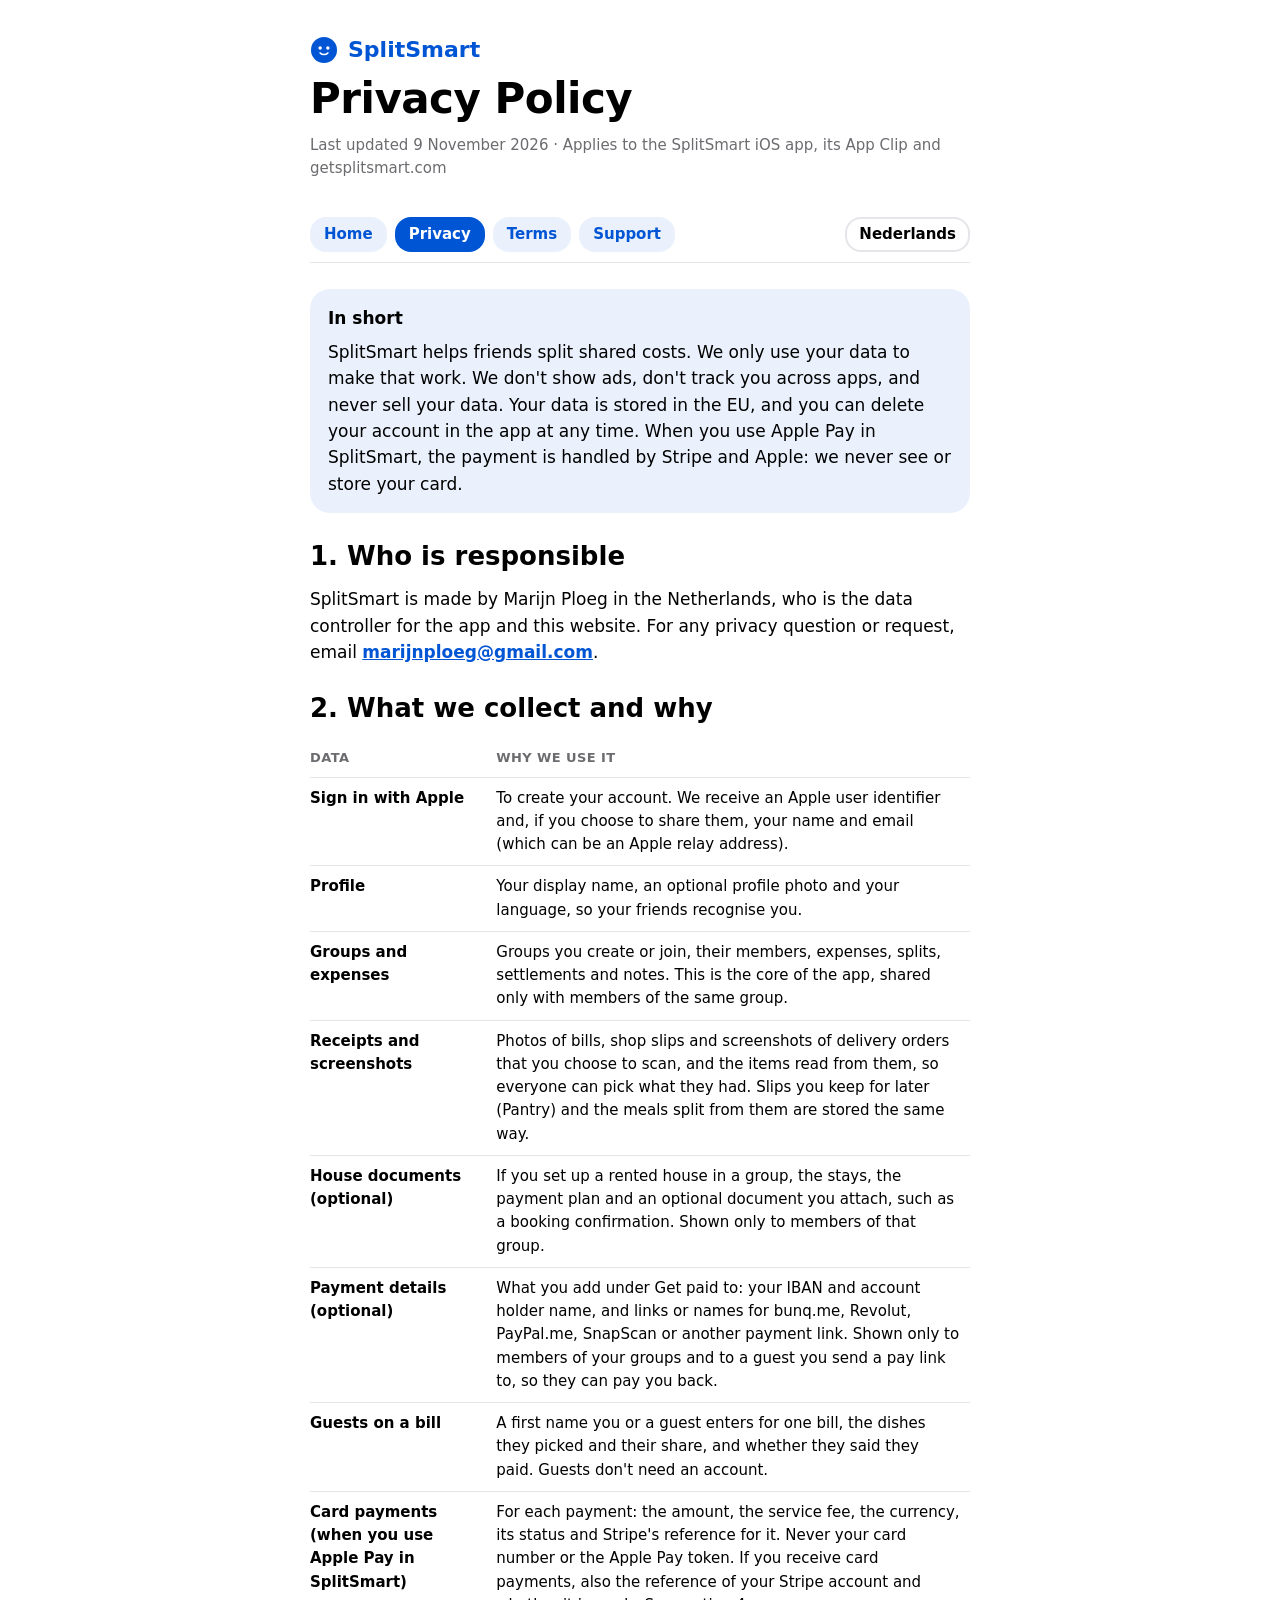
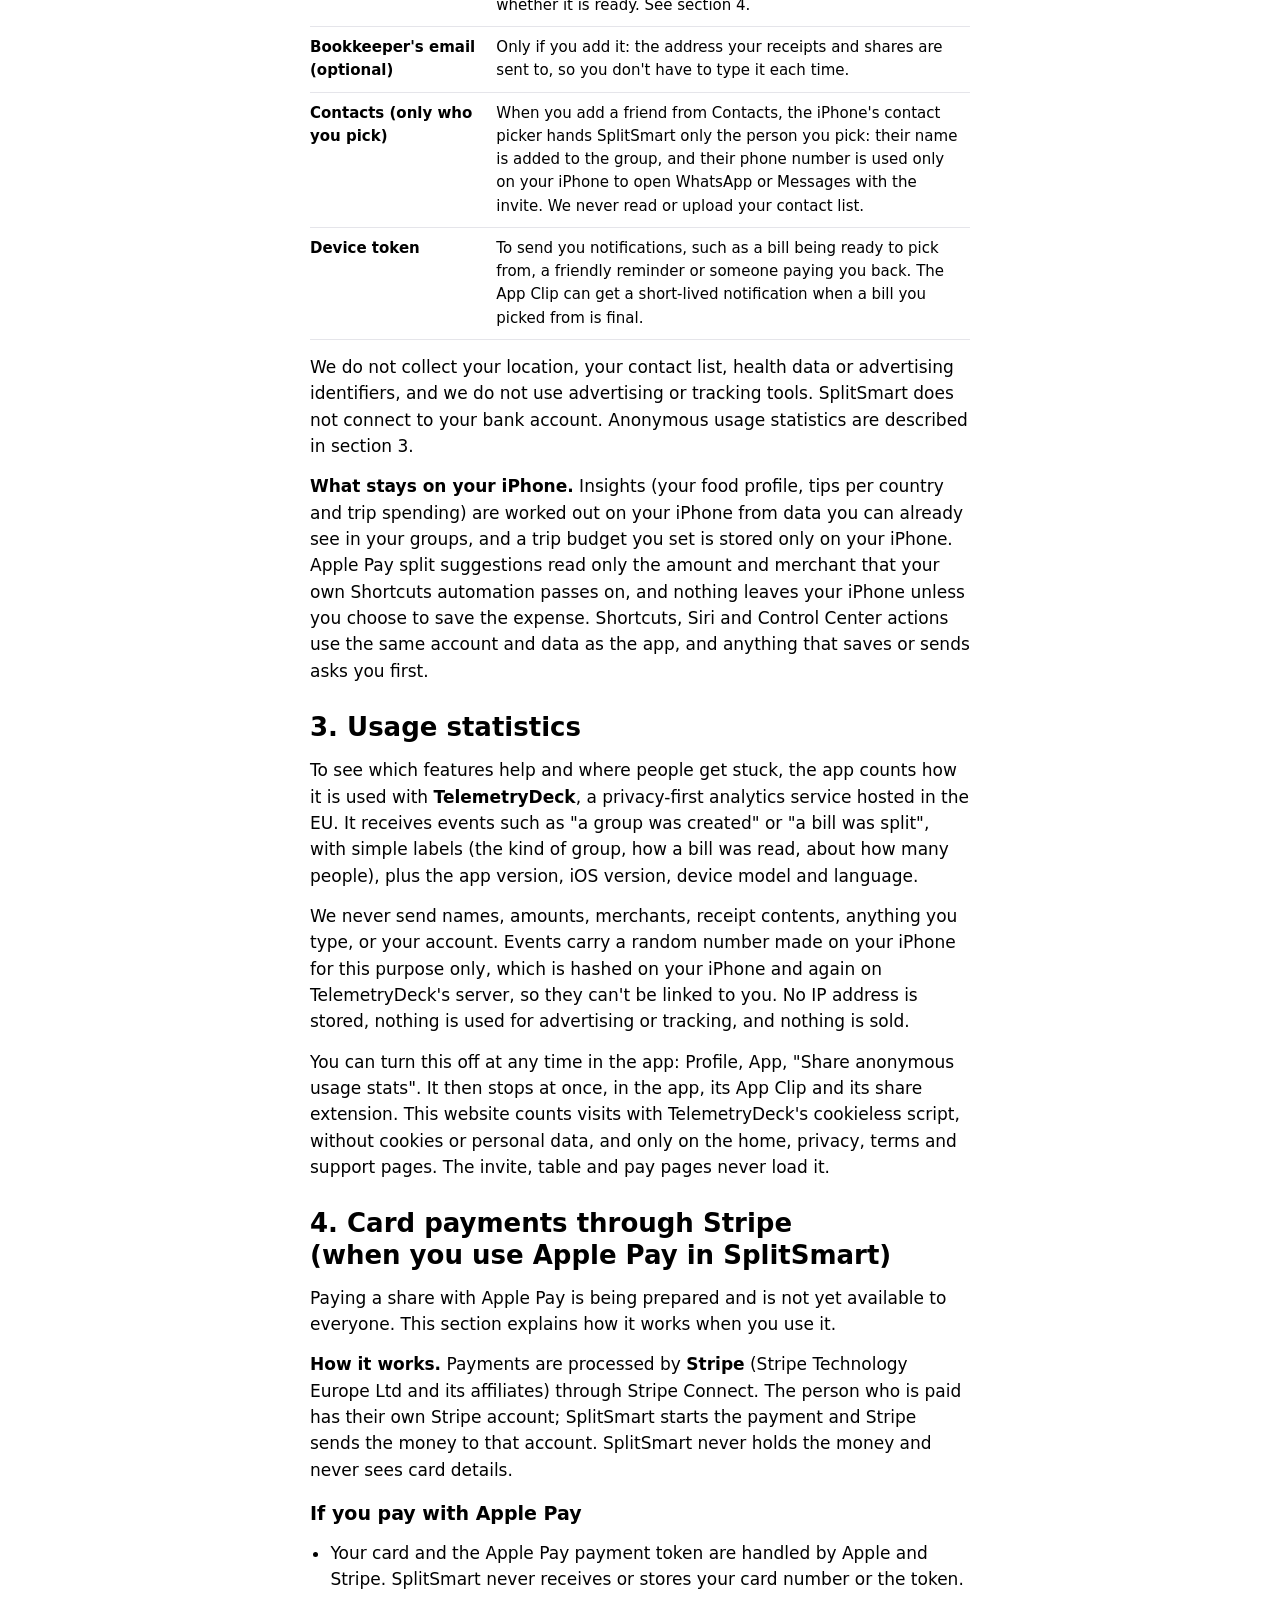
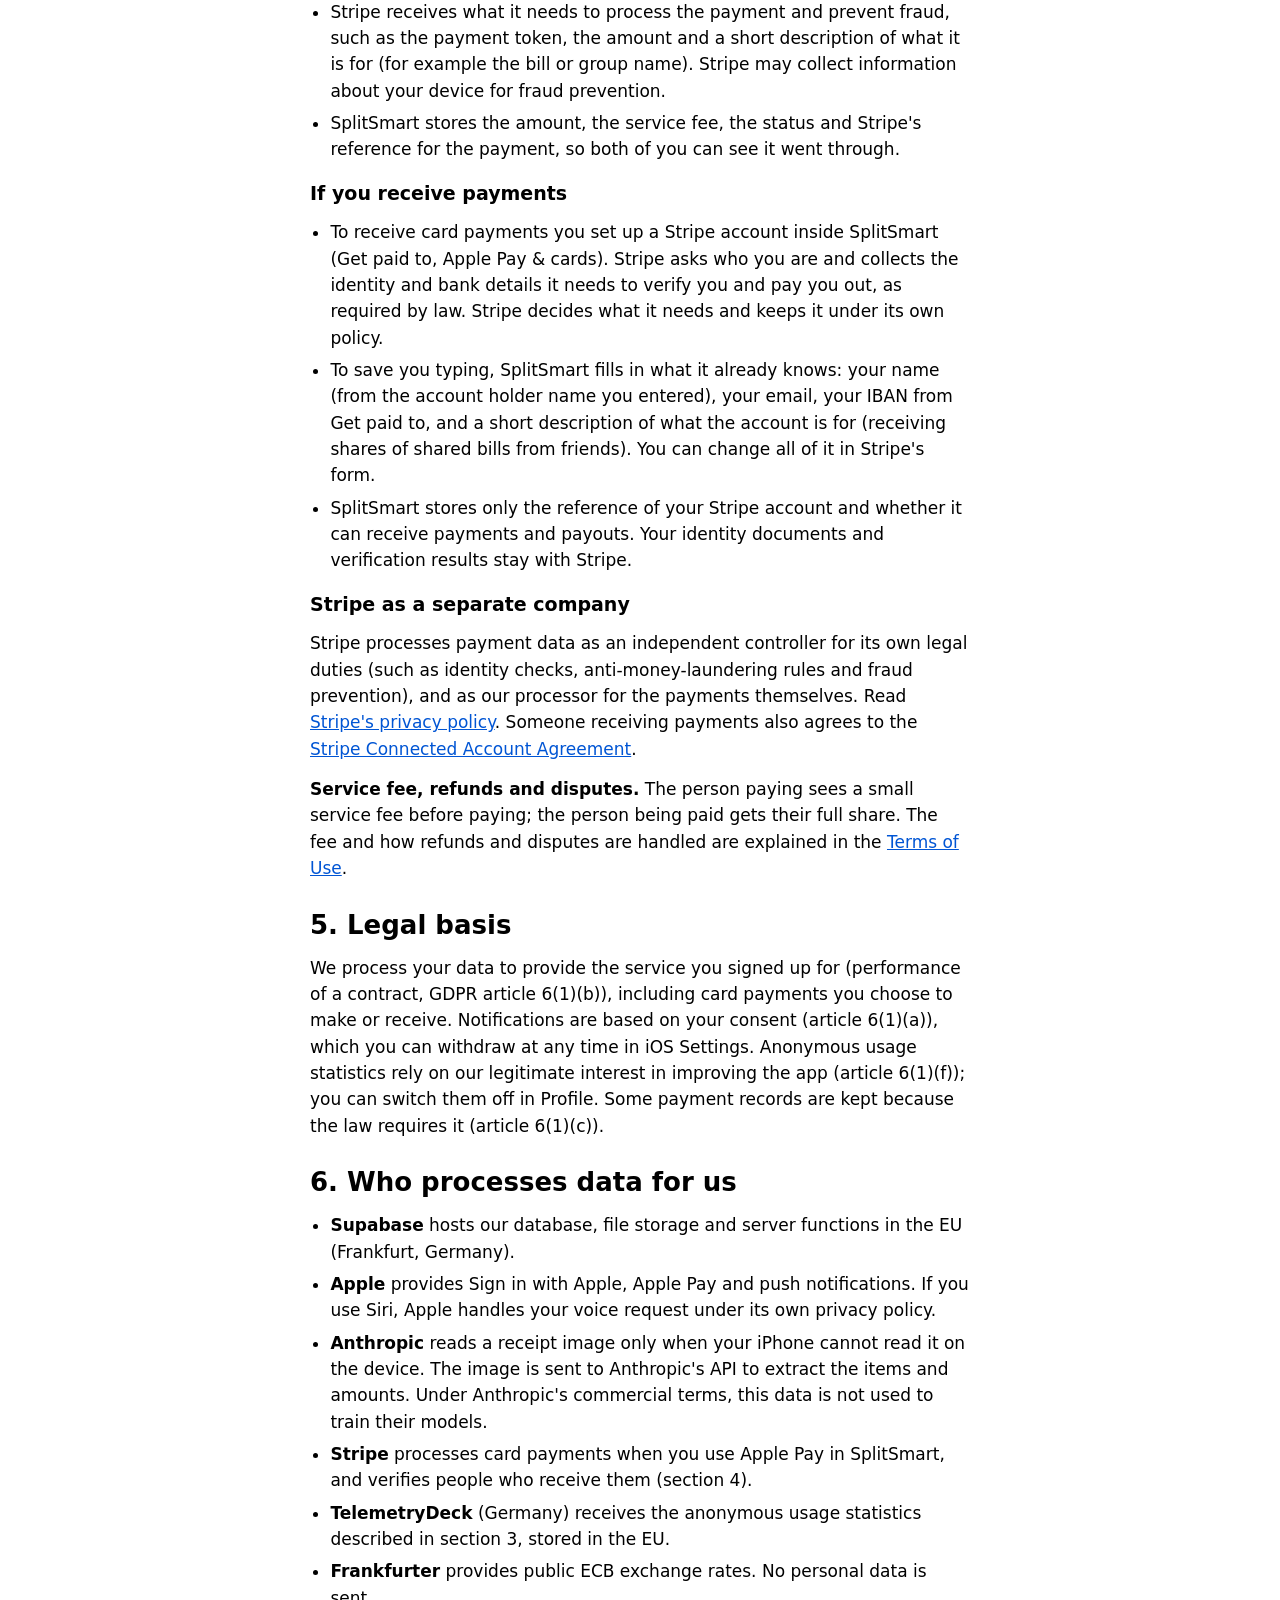
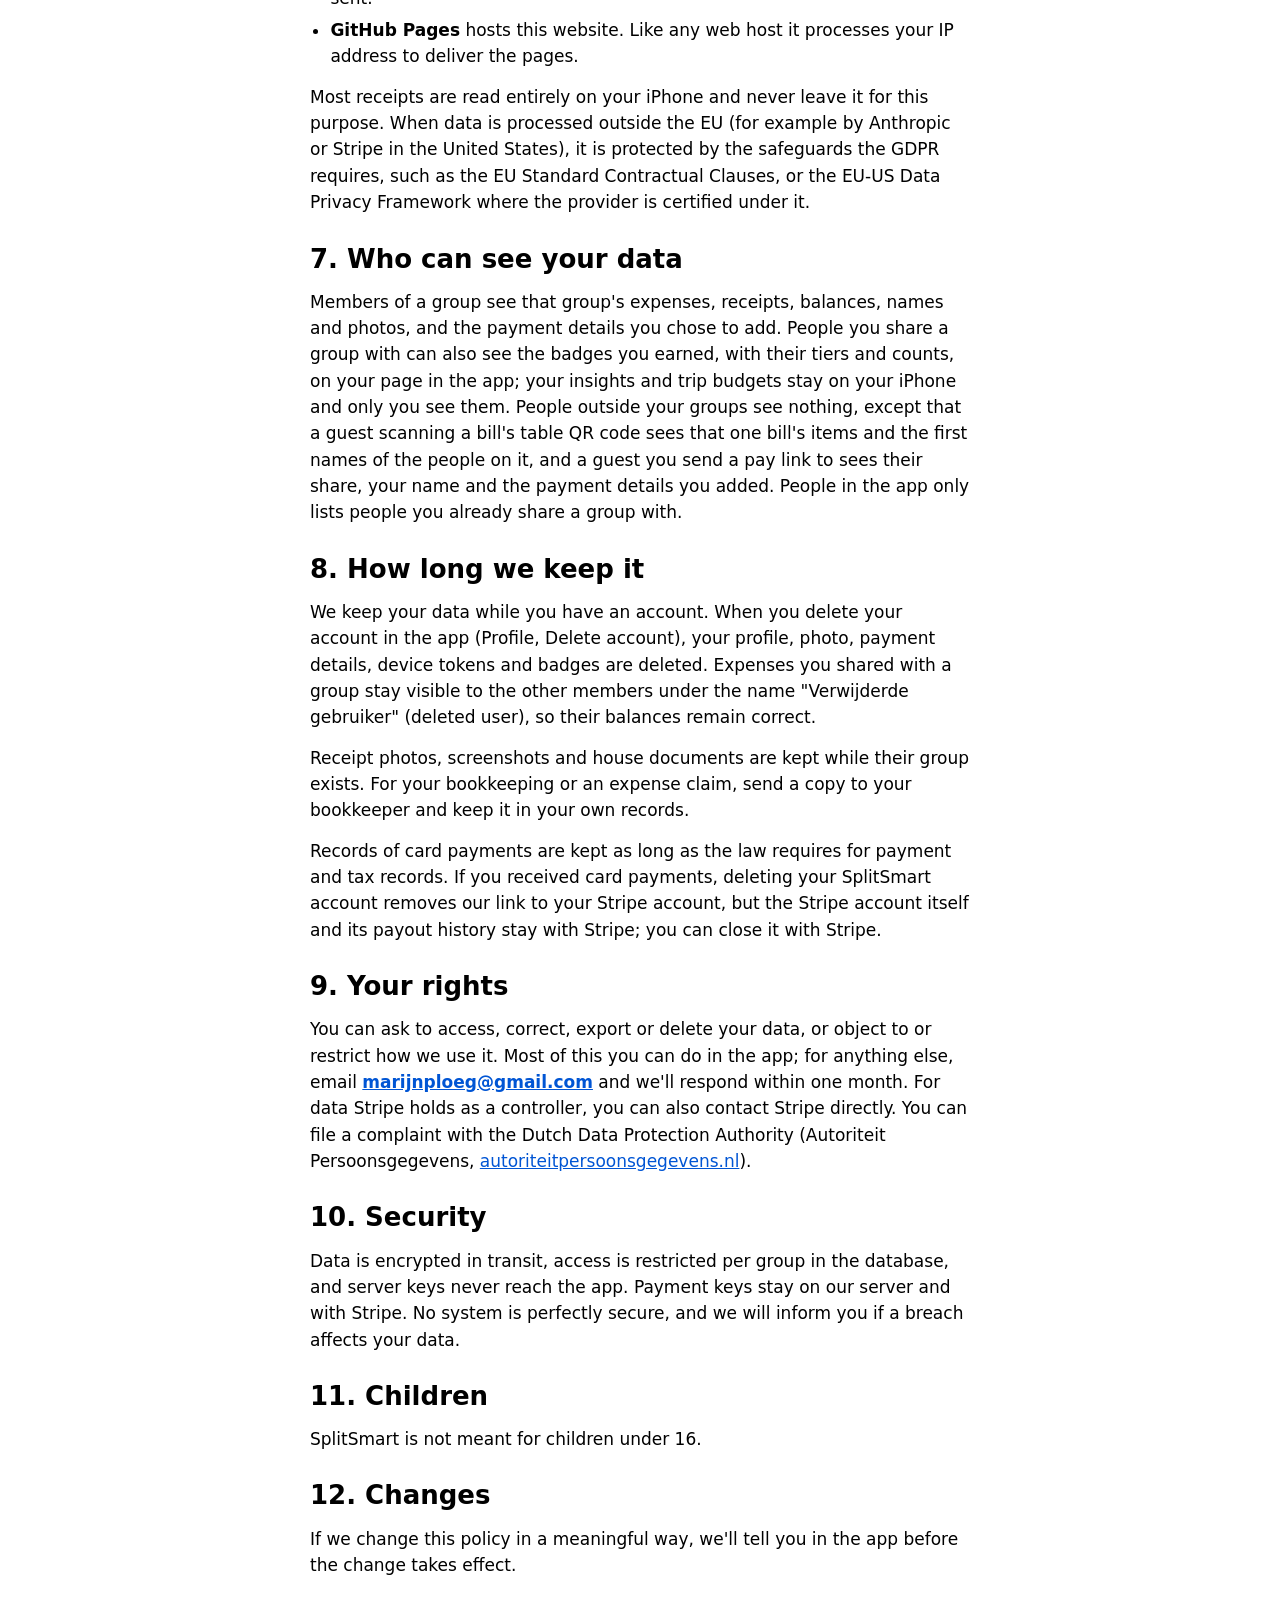
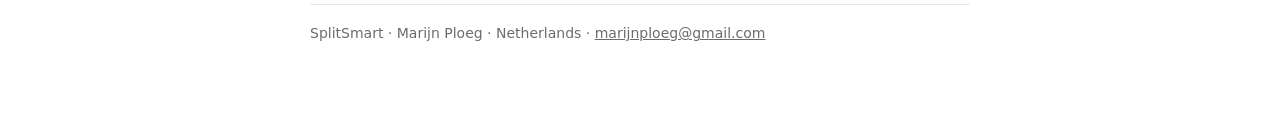
<file: privacy/index.html>
<!doctype html>
<html lang="en">
<head>
<meta charset="utf-8">
<meta name="viewport" content="width=device-width, initial-scale=1">
<title>SplitSmart · Privacy Policy</title>
<meta name="description" content="How SplitSmart handles your data: what we collect, why, who processes it, and your rights.">
<meta name="theme-color" content="#FFFFFF" media="(prefers-color-scheme: light)">
<meta name="theme-color" content="#000000" media="(prefers-color-scheme: dark)">
<link rel="icon" href="data:image/svg+xml,%3Csvg xmlns='http://www.w3.org/2000/svg' viewBox='0 0 58 58'%3E%3Ccircle cx='29' cy='29' r='27' fill='%230055D4'/%3E%3Ccircle cx='21' cy='25' r='3.6' fill='%23fff'/%3E%3Ccircle cx='37' cy='25' r='3.6' fill='%23fff'/%3E%3Cpath d='M21 35c4 4.5 12 4.5 16 0' fill='none' stroke='%23fff' stroke-width='3.2' stroke-linecap='round'/%3E%3C/svg%3E">
<link rel="alternate" hreflang="en" href="https://getsplitsmart.com/privacy/">
<link rel="alternate" hreflang="nl" href="https://getsplitsmart.com/privacy/nl/">
<link rel="stylesheet" href="../site.css">
<!-- Cookieless visit counts (TelemetryDeck); the App ID lives only in analytics.js -->
<script src="../analytics.js" defer></script>
</head>
<body>
<div class="doc">
  <header>
    <a class="brand" href="../"><svg width="28" height="28" viewBox="0 0 58 58" aria-hidden="true"><circle cx="29" cy="29" r="27" fill="currentColor"/><circle cx="21" cy="25" r="3.6" fill="#fff"/><circle cx="37" cy="25" r="3.6" fill="#fff"/><path d="M21 35c4 4.5 12 4.5 16 0" fill="none" stroke="#fff" stroke-width="3.2" stroke-linecap="round"/></svg>SplitSmart</a>
    <h1>Privacy Policy</h1>
    <p class="meta">Last updated 9 November 2026 · Applies to the SplitSmart iOS app, its App Clip and getsplitsmart.com</p>
  </header>
  <nav class="tabs" aria-label="Pages"><a href="../">Home</a><a href="./" aria-current="page">Privacy</a><a href="../terms/">Terms</a><a href="../support/">Support</a><a class="lang" href="nl/" hreflang="nl" lang="nl">Nederlands</a></nav>

  <section aria-label="Privacy Policy">
    <div class="summary">
      <strong>In short</strong>
      <p>SplitSmart helps friends split shared costs. We only use your data to make that work. We don't show ads, don't track you across apps, and never sell your data. Your data is stored in the EU, and you can delete your account in the app at any time. When you use Apple Pay in SplitSmart, the payment is handled by Stripe and Apple: we never see or store your card.</p>
    </div>

    <h2 id="who">1. Who is responsible</h2>
    <p>SplitSmart is made by Marijn Ploeg in the Netherlands, who is the data controller for the app and this website. For any privacy question or request, email <a class="mail" href="mailto:marijnploeg@gmail.com">marijnploeg@gmail.com</a>.</p>

    <h2 id="what">2. What we collect and why</h2>
    <div class="scroll"><table>
      <thead><tr><th>Data</th><th>Why we use it</th></tr></thead>
      <tbody>
        <tr><td>Sign in with Apple</td><td>To create your account. We receive an Apple user identifier and, if you choose to share them, your name and email (which can be an Apple relay address).</td></tr>
        <tr><td>Profile</td><td>Your display name, an optional profile photo and your language, so your friends recognise you.</td></tr>
        <tr><td>Groups and expenses</td><td>Groups you create or join, their members, expenses, splits, settlements and notes. This is the core of the app, shared only with members of the same group.</td></tr>
        <tr><td>Receipts and screenshots</td><td>Photos of bills, shop slips and screenshots of delivery orders that you choose to scan, and the items read from them, so everyone can pick what they had. Slips you keep for later (Pantry) and the meals split from them are stored the same way.</td></tr>
        <tr><td>House documents (optional)</td><td>If you set up a rented house in a group, the stays, the payment plan and an optional document you attach, such as a booking confirmation. Shown only to members of that group.</td></tr>
        <tr><td>Payment details (optional)</td><td>What you add under Get paid to: your IBAN and account holder name, and links or names for bunq.me, Revolut, PayPal.me, SnapScan or another payment link. Shown only to members of your groups and to a guest you send a pay link to, so they can pay you back.</td></tr>
        <tr><td>Guests on a bill</td><td>A first name you or a guest enters for one bill, the dishes they picked and their share, and whether they said they paid. Guests don't need an account.</td></tr>
        <tr><td>Card payments (when you use Apple Pay in SplitSmart)</td><td>For each payment: the amount, the service fee, the currency, its status and Stripe's reference for it. Never your card number or the Apple Pay token. If you receive card payments, also the reference of your Stripe account and whether it is ready. See section 4.</td></tr>
        <tr><td>Bookkeeper's email (optional)</td><td>Only if you add it: the address your receipts and shares are sent to, so you don't have to type it each time.</td></tr>
        <tr><td>Contacts (only who you pick)</td><td>When you add a friend from Contacts, the iPhone's contact picker hands SplitSmart only the person you pick: their name is added to the group, and their phone number is used only on your iPhone to open WhatsApp or Messages with the invite. We never read or upload your contact list.</td></tr>
        <tr><td>Device token</td><td>To send you notifications, such as a bill being ready to pick from, a friendly reminder or someone paying you back. The App Clip can get a short-lived notification when a bill you picked from is final.</td></tr>
      </tbody>
    </table></div>
    <p>We do not collect your location, your contact list, health data or advertising identifiers, and we do not use advertising or tracking tools. SplitSmart does not connect to your bank account. Anonymous usage statistics are described in section 3.</p>
    <p><strong>What stays on your iPhone.</strong> Insights (your food profile, tips per country and trip spending) are worked out on your iPhone from data you can already see in your groups, and a trip budget you set is stored only on your iPhone. Apple Pay split suggestions read only the amount and merchant that your own Shortcuts automation passes on, and nothing leaves your iPhone unless you choose to save the expense. Shortcuts, Siri and Control Center actions use the same account and data as the app, and anything that saves or sends asks you first.</p>

    <h2 id="stats">3. Usage statistics</h2>
    <p>To see which features help and where people get stuck, the app counts how it is used with <strong>TelemetryDeck</strong>, a privacy-first analytics service hosted in the EU. It receives events such as "a group was created" or "a bill was split", with simple labels (the kind of group, how a bill was read, about how many people), plus the app version, iOS version, device model and language.</p>
    <p>We never send names, amounts, merchants, receipt contents, anything you type, or your account. Events carry a random number made on your iPhone for this purpose only, which is hashed on your iPhone and again on TelemetryDeck's server, so they can't be linked to you. No IP address is stored, nothing is used for advertising or tracking, and nothing is sold.</p>
    <p>You can turn this off at any time in the app: Profile, App, "Share anonymous usage stats". It then stops at once, in the app, its App Clip and its share extension. This website counts visits with TelemetryDeck's cookieless script, without cookies or personal data, and only on the home, privacy, terms and support pages. The invite, table and pay pages never load it.</p>

    <h2 id="cards">4. Card payments through Stripe (when you use Apple Pay in SplitSmart)</h2>
    <p>Paying a share with Apple Pay is being prepared and is not yet available to everyone. This section explains how it works when you use it.</p>
    <p><strong>How it works.</strong> Payments are processed by <strong>Stripe</strong> (Stripe Technology Europe Ltd and its affiliates) through Stripe Connect. The person who is paid has their own Stripe account; SplitSmart starts the payment and Stripe sends the money to that account. SplitSmart never holds the money and never sees card details.</p>
    <h3>If you pay with Apple Pay</h3>
    <ul>
      <li>Your card and the Apple Pay payment token are handled by Apple and Stripe. SplitSmart never receives or stores your card number or the token.</li>
      <li>Stripe receives what it needs to process the payment and prevent fraud, such as the payment token, the amount and a short description of what it is for (for example the bill or group name). Stripe may collect information about your device for fraud prevention.</li>
      <li>SplitSmart stores the amount, the service fee, the status and Stripe's reference for the payment, so both of you can see it went through.</li>
    </ul>
    <h3>If you receive payments</h3>
    <ul>
      <li>To receive card payments you set up a Stripe account inside SplitSmart (Get paid to, Apple Pay &amp; cards). Stripe asks who you are and collects the identity and bank details it needs to verify you and pay you out, as required by law. Stripe decides what it needs and keeps it under its own policy.</li>
      <li>To save you typing, SplitSmart fills in what it already knows: your name (from the account holder name you entered), your email, your IBAN from Get paid to, and a short description of what the account is for (receiving shares of shared bills from friends). You can change all of it in Stripe's form.</li>
      <li>SplitSmart stores only the reference of your Stripe account and whether it can receive payments and payouts. Your identity documents and verification results stay with Stripe.</li>
    </ul>
    <h3>Stripe as a separate company</h3>
    <p>Stripe processes payment data as an independent controller for its own legal duties (such as identity checks, anti-money-laundering rules and fraud prevention), and as our processor for the payments themselves. Read <a href="https://stripe.com/privacy" rel="noopener">Stripe's privacy policy</a>. Someone receiving payments also agrees to the <a href="https://stripe.com/legal/connect-account" rel="noopener">Stripe Connected Account Agreement</a>.</p>
    <p><strong>Service fee, refunds and disputes.</strong> The person paying sees a small service fee before paying; the person being paid gets their full share. The fee and how refunds and disputes are handled are explained in the <a href="../terms/#cards">Terms of Use</a>.</p>

    <h2 id="basis">5. Legal basis</h2>
    <p>We process your data to provide the service you signed up for (performance of a contract, GDPR article 6(1)(b)), including card payments you choose to make or receive. Notifications are based on your consent (article 6(1)(a)), which you can withdraw at any time in iOS Settings. Anonymous usage statistics rely on our legitimate interest in improving the app (article 6(1)(f)); you can switch them off in Profile. Some payment records are kept because the law requires it (article 6(1)(c)).</p>

    <h2 id="processors">6. Who processes data for us</h2>
    <ul>
      <li><strong>Supabase</strong> hosts our database, file storage and server functions in the EU (Frankfurt, Germany).</li>
      <li><strong>Apple</strong> provides Sign in with Apple, Apple Pay and push notifications. If you use Siri, Apple handles your voice request under its own privacy policy.</li>
      <li><strong>Anthropic</strong> reads a receipt image only when your iPhone cannot read it on the device. The image is sent to Anthropic's API to extract the items and amounts. Under Anthropic's commercial terms, this data is not used to train their models.</li>
      <li><strong>Stripe</strong> processes card payments when you use Apple Pay in SplitSmart, and verifies people who receive them (section 4).</li>
      <li><strong>TelemetryDeck</strong> (Germany) receives the anonymous usage statistics described in section 3, stored in the EU.</li>
      <li><strong>Frankfurter</strong> provides public ECB exchange rates. No personal data is sent.</li>
      <li><strong>GitHub Pages</strong> hosts this website. Like any web host it processes your IP address to deliver the pages.</li>
    </ul>
    <p>Most receipts are read entirely on your iPhone and never leave it for this purpose. When data is processed outside the EU (for example by Anthropic or Stripe in the United States), it is protected by the safeguards the GDPR requires, such as the EU Standard Contractual Clauses, or the EU-US Data Privacy Framework where the provider is certified under it.</p>

    <h2 id="visible">7. Who can see your data</h2>
    <p>Members of a group see that group's expenses, receipts, balances, names and photos, and the payment details you chose to add. People you share a group with can also see the badges you earned, with their tiers and counts, on your page in the app; your insights and trip budgets stay on your iPhone and only you see them. People outside your groups see nothing, except that a guest scanning a bill's table QR code sees that one bill's items and the first names of the people on it, and a guest you send a pay link to sees their share, your name and the payment details you added. People in the app only lists people you already share a group with.</p>

    <h2 id="keep">8. How long we keep it</h2>
    <p>We keep your data while you have an account. When you delete your account in the app (Profile, Delete account), your profile, photo, payment details, device tokens and badges are deleted. Expenses you shared with a group stay visible to the other members under the name "Verwijderde gebruiker" (deleted user), so their balances remain correct.</p>
    <p>Receipt photos, screenshots and house documents are kept while their group exists. For your bookkeeping or an expense claim, send a copy to your bookkeeper and keep it in your own records.</p>
    <p>Records of card payments are kept as long as the law requires for payment and tax records. If you received card payments, deleting your SplitSmart account removes our link to your Stripe account, but the Stripe account itself and its payout history stay with Stripe; you can close it with Stripe.</p>

    <h2 id="rights">9. Your rights</h2>
    <p>You can ask to access, correct, export or delete your data, or object to or restrict how we use it. Most of this you can do in the app; for anything else, email <a class="mail" href="mailto:marijnploeg@gmail.com">marijnploeg@gmail.com</a> and we'll respond within one month. For data Stripe holds as a controller, you can also contact Stripe directly. You can file a complaint with the Dutch Data Protection Authority (Autoriteit Persoonsgegevens, <a href="https://autoriteitpersoonsgegevens.nl" rel="noopener">autoriteitpersoonsgegevens.nl</a>).</p>

    <h2 id="security">10. Security</h2>
    <p>Data is encrypted in transit, access is restricted per group in the database, and server keys never reach the app. Payment keys stay on our server and with Stripe. No system is perfectly secure, and we will inform you if a breach affects your data.</p>

    <h2 id="children">11. Children</h2>
    <p>SplitSmart is not meant for children under 16.</p>

    <h2 id="changes">12. Changes</h2>
    <p>If we change this policy in a meaningful way, we'll tell you in the app before the change takes effect.</p>
  </section>
  <footer>SplitSmart · Marijn Ploeg · Netherlands · <a href="mailto:marijnploeg@gmail.com">marijnploeg@gmail.com</a></footer>
</div>
</body>
</html>
</file>
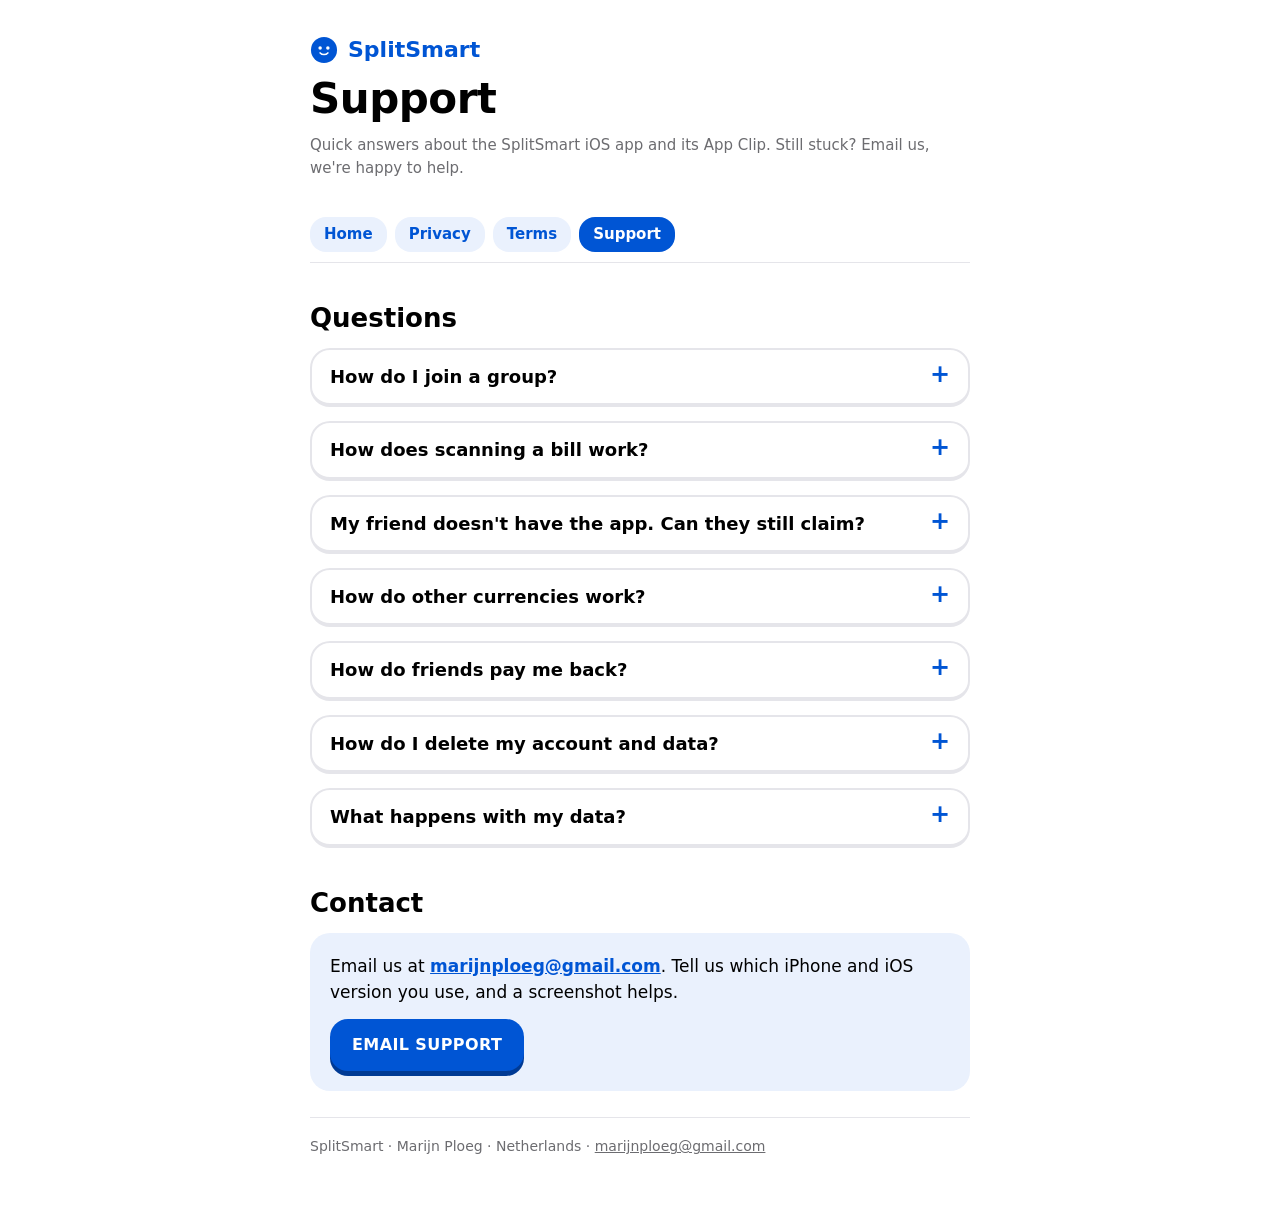
<file: support/index.html>
<!doctype html>
<html lang="en">
<head>
<meta charset="utf-8">
<meta name="viewport" content="width=device-width, initial-scale=1">
<title>SplitSmart · Support</title>
<meta name="description" content="Help with SplitSmart: joining a group, scanning bills, the App Clip, currencies, deleting your account, and how to reach us.">
<meta name="theme-color" content="#FFFFFF" media="(prefers-color-scheme: light)">
<meta name="theme-color" content="#000000" media="(prefers-color-scheme: dark)">
<link rel="icon" href="data:image/svg+xml,%3Csvg xmlns='http://www.w3.org/2000/svg' viewBox='0 0 58 58'%3E%3Ccircle cx='29' cy='29' r='27' fill='%230055D4'/%3E%3Ccircle cx='21' cy='25' r='3.6' fill='%23fff'/%3E%3Ccircle cx='37' cy='25' r='3.6' fill='%23fff'/%3E%3Cpath d='M21 35c4 4.5 12 4.5 16 0' fill='none' stroke='%23fff' stroke-width='3.2' stroke-linecap='round'/%3E%3C/svg%3E">
<link rel="stylesheet" href="../site.css">
<!-- Cookieless visit counts (TelemetryDeck); the App ID lives only in analytics.js -->
<script src="../analytics.js" defer></script>
</head>
<body>
<div class="doc">
  <header>
    <a class="brand" href="../"><svg width="28" height="28" viewBox="0 0 58 58" aria-hidden="true"><circle cx="29" cy="29" r="27" fill="currentColor"/><circle cx="21" cy="25" r="3.6" fill="#fff"/><circle cx="37" cy="25" r="3.6" fill="#fff"/><path d="M21 35c4 4.5 12 4.5 16 0" fill="none" stroke="#fff" stroke-width="3.2" stroke-linecap="round"/></svg>SplitSmart</a>
    <h1>Support</h1>
    <p class="meta">Quick answers about the SplitSmart iOS app and its App Clip. Still stuck? Email us, we're happy to help.</p>
  </header>
  <nav class="tabs" aria-label="Pages"><a href="../">Home</a><a href="../privacy/">Privacy</a><a href="../terms/">Terms</a><a href="./" aria-current="page">Support</a></nav>

  <section id="faq" aria-labelledby="faq-h">
    <h2 id="faq-h">Questions</h2>

    <details>
      <summary>How do I join a group?</summary>
      <p>Open the invite link a friend sent you. Or tap <span class="ui">Join with a code or QR</span> on Home and enter the code or scan their QR code.</p>
      <p>Did they already add you by name? Pick yourself under <span class="ui">Which one are you?</span> and everything already in that spot becomes yours.</p>
    </details>

    <details>
      <summary>How does scanning a bill work?</summary>
      <ol>
        <li>Tap <span class="ui">Scan a bill</span> and point your camera at the receipt. SplitSmart reads every item, price and the tip, mostly right on your iPhone.</li>
        <li>Check the bill and choose who was there. Then send it to the table.</li>
        <li>Everyone taps what they had. Shared a dish? Tap a friend's face on that line and it's split between you.</li>
        <li>Anything nobody picked? SplitSmart asks <span class="ui">Whose was this?</span> before the bill goes into the group.</li>
      </ol>
      <p>Delivery orders work the same way from screenshots, and you can share a receipt or screenshot from any app with Share&nbsp;&rarr;&nbsp;SplitSmart. Always check the amounts: scanning is automatic and can be wrong.</p>
    </details>

    <details>
      <summary>My friend doesn't have the app. Can they still claim?</summary>
      <p>Yes. On the bill, tap <span class="ui">Let the table scan</span> and show the QR code. It opens the SplitSmart App Clip: your friend taps their items and sees what to pay you, without downloading the app.</p>
      <p>Someone who isn't in the group can join as a guest for that one bill. As soon as they confirm their dishes, their share is fixed and they can pay you right away, with your payment link or IBAN.</p>
    </details>

    <details>
      <summary>How do other currencies work?</summary>
      <p>Each group has one currency. When you pay in another one, the amount is converted once, when you save it: with the amount your card was charged (<span class="ui">Use my card's amount</span>) or with the European Central Bank rate of that day. After that, balances don't move with the exchange rate.</p>
    </details>

    <details>
      <summary>How do friends pay me back?</summary>
      <p>Add how you'd like to be paid under <span class="ui">Get paid to</span> in your profile: your IBAN, or a bunq.me, Revolut, PayPal.me, SnapScan, Tikkie or other payment link. Friends see it when it's their turn to pay, with the amount filled in where the app allows it. A guest at a bill gets a link to a page with their share and your details, no app needed.</p>
      <p>They pay in their own bank or payment app and tap <span class="ui">I've paid</span>; you confirm when it's in. SplitSmart works out who pays whom, but it doesn't move the money itself.</p>
    </details>

    <details>
      <summary>How do I delete my account and data?</summary>
      <p>In the app, go to <span class="ui">Profile</span> and tap <span class="ui">Delete account</span>. Your name, photo and payment details are removed and you're signed out. Balances in your groups stay as they are, so nobody's numbers change; your name there becomes "Verwijderde gebruiker" (deleted user). This can't be undone.</p>
      <p>Can't open the app anymore? Email us and we'll help.</p>
    </details>

    <details>
      <summary>What happens with my data?</summary>
      <ul>
        <li>Your data is stored in the EU. No ads, no tracking, never sold.</li>
        <li>Most receipts are read on your iPhone. Only when that doesn't work is the photo sent to be read in the cloud.</li>
        <li>Adding a friend from Contacts shares only the person you pick. Your contact list is never uploaded.</li>
        <li>Insights and trip budgets are worked out on your iPhone, just for you.</li>
      </ul>
      <p>The details are in our <a href="../privacy/">Privacy Policy</a> (also in <a href="../privacy/nl/" hreflang="nl">Dutch</a>).</p>
    </details>
  </section>

  <section id="contact" aria-labelledby="contact-h">
    <h2 id="contact-h">Contact</h2>
    <div class="contact">
      <p>Email us at <a class="mail" href="mailto:marijnploeg@gmail.com?subject=SplitSmart%20support">marijnploeg@gmail.com</a>. Tell us which iPhone and iOS version you use, and a screenshot helps.</p>
      <a class="btn btn-primary" href="mailto:marijnploeg@gmail.com?subject=SplitSmart%20support">EMAIL SUPPORT</a>
    </div>
  </section>

  <footer>SplitSmart · Marijn Ploeg · Netherlands · <a href="mailto:marijnploeg@gmail.com">marijnploeg@gmail.com</a></footer>
</div>
</body>
</html>
</file>
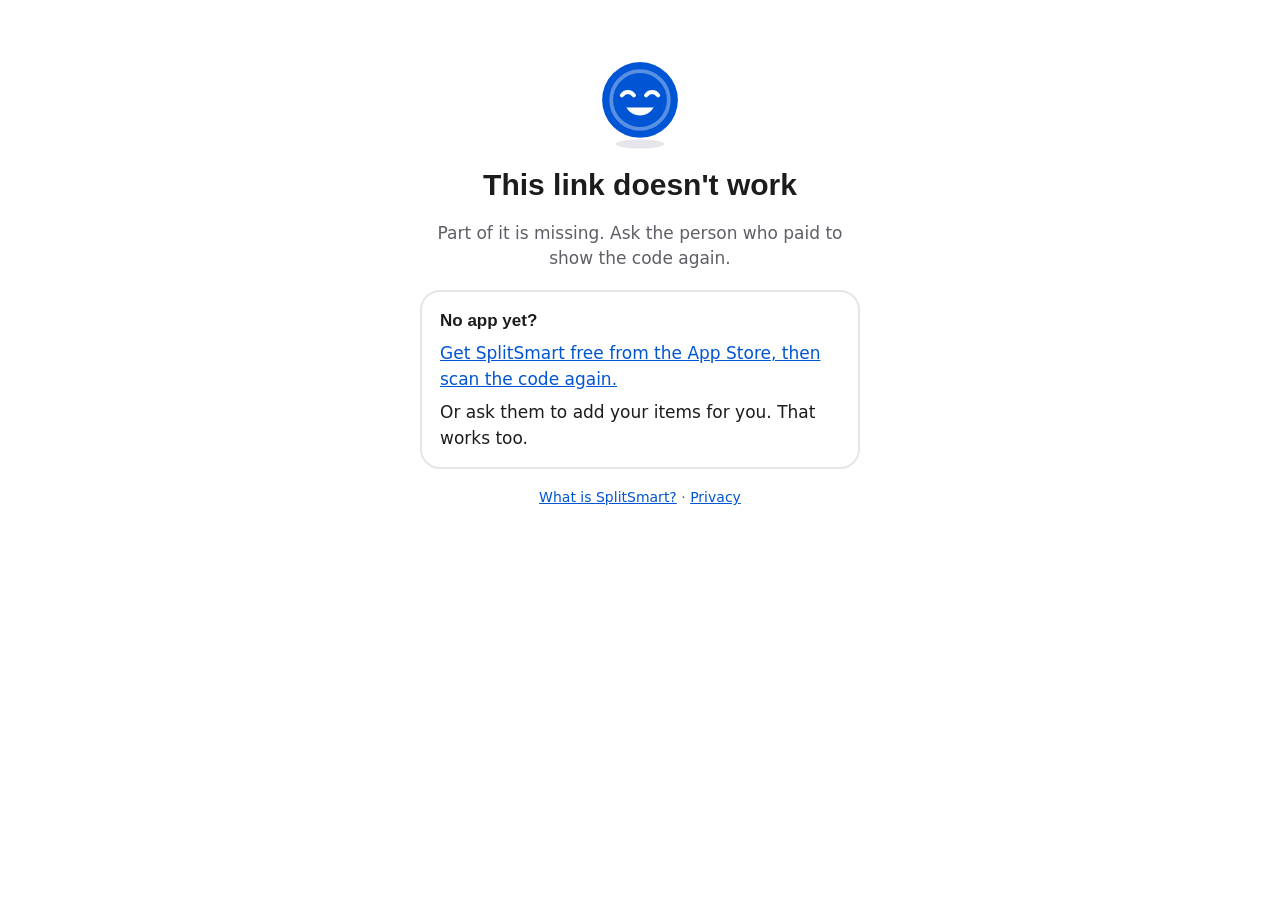
<file: table/index.html>
<!doctype html>
<html lang="en">
<head>
<meta charset="utf-8">
<meta name="viewport" content="width=device-width, initial-scale=1">
<title>Tap what you had · SplitSmart</title>
<meta name="robots" content="noindex, nofollow">
<!-- The bill id and token are in the query: never hand them on (no Referer to fonts or links). -->
<meta name="referrer" content="no-referrer">
<meta name="theme-color" content="#0055D4">
<meta property="og:title" content="Tap what you had on SplitSmart">
<meta property="og:description" content="Open the bill in SplitSmart and tap your items.">
<meta property="og:image" content="https://getsplitsmart.com/images/main.jpg">
<link rel="icon" href="data:image/svg+xml,%3Csvg xmlns='http://www.w3.org/2000/svg' viewBox='0 0 58 58'%3E%3Ccircle cx='29' cy='29' r='27' fill='%230055D4'/%3E%3Ccircle cx='21' cy='25' r='3.6' fill='%23fff'/%3E%3Ccircle cx='37' cy='25' r='3.6' fill='%23fff'/%3E%3Cpath d='M21 35c4 4.5 12 4.5 16 0' fill='none' stroke='%23fff' stroke-width='3.2' stroke-linecap='round'/%3E%3C/svg%3E">
<style>
:root { --bg:#FFFFFF; --fg:#1C1C1E; --muted:#5E5E66; --line:#E5E5EA; --accent:#0055D4; --accent-deep:#003A94; --soft:#EAF1FD; }
@media (prefers-color-scheme: dark) { :root { --bg:#111214; --fg:#EDEDF0; --muted:#A1A1AA; --line:#2C2D31; --accent:#3D7BFF; --accent-deep:#1F4FB8; --soft:#17233A; color-scheme: dark } }
body { margin:0; background:var(--bg); color:var(--fg); font:17px/1.5 'Source Sans 3', -apple-system, system-ui, sans-serif; padding:0 20px; }
main { max-width:440px; margin:0 auto; padding-block:56px 48px; display:flex; flex-direction:column; align-items:center; gap:18px; text-align:center; }
h1 { margin:0; font:900 30px/1.15 'Nunito', ui-rounded, sans-serif; text-wrap:balance; }
p { margin:0; color:var(--muted); }
.btn { display:flex; align-items:center; justify-content:center; width:100%; height:58px; border-radius:18px; text-decoration:none; font:900 18px/1 'Nunito', ui-rounded, sans-serif; letter-spacing:.4px; box-sizing:border-box; cursor:pointer; border:0; }
.primary { background:var(--accent); color:#fff; box-shadow:0 5px 0 var(--accent-deep); }
.btn:focus-visible { outline:3px solid var(--accent); outline-offset:3px; }
.steps { text-align:left; width:100%; display:flex; flex-direction:column; gap:8px; padding:16px 18px; border:2px solid var(--line); border-radius:20px; box-sizing:border-box; }
.steps strong { font-family:'Nunito', ui-rounded, sans-serif; font-weight:900; }
small { color:var(--muted); font-size:14px; }
[hidden] { display:none !important; }
</style>
</head>
<body>
<main>
  <svg width="88" height="94" viewBox="0 0 58 62" role="img" aria-label="Splitty, the SplitSmart mascot"><ellipse cx="29" cy="58" rx="16" ry="3" fill="#E5E5EA"/><circle cx="29" cy="29" r="25" fill="#0055D4"/><circle cx="29" cy="29" r="19" fill="none" stroke="#FFFFFF" stroke-opacity="0.35" stroke-width="2.5"/><path d="M17 26c2-3 6-3 8 0" fill="none" stroke="#FFFFFF" stroke-width="2.6" stroke-linecap="round"/><path d="M33 26c2-3 6-3 8 0" fill="none" stroke="#FFFFFF" stroke-width="2.6" stroke-linecap="round"/><path d="M20 34c4 7 14 7 18 0z" fill="#FFFFFF"/></svg>
  <h1 id="title" data-t="title">Tap what you had</h1>
  <p id="sub" data-t="sub">Open the bill in SplitSmart and tap your items. That's your share sorted.</p>
  <a class="btn primary" id="open" href="#" data-t="open">OPEN IN SPLITSMART</a>
  <div class="steps">
    <strong data-t="noApp">No app yet?</strong>
    <a data-t="step1" href="https://apps.apple.com/app/id6823057643" style="color:var(--accent)">Get SplitSmart free from the App Store, then scan the code again.</a>
    <span data-t="step2">Or ask them to add your items for you. That works too.</span>
  </div>
  <small><a href="../" style="color:var(--accent)" data-t="what">What is SplitSmart?</a> · <a href="../privacy/" style="color:var(--accent)" data-t="privacy">Privacy</a></small>
</main>
<script>
// Reads r (the bill) and t (the table token) and hands them to the app. Nothing is stored or sent anywhere.
(function () {
  var q = new URLSearchParams(location.search);
  // Language: &lang=nl|en|es|de, else the browser's (es* → es, de* → de, nl* → nl), else en. Spanish:
  // design/glossary-es.md, German: design/glossary-de.md.
  var lang = (function () {
    var forced = (q.get('lang') || '').toLowerCase();
    if (forced === 'nl' || forced === 'en' || forced === 'es' || forced === 'de') return forced;
    var list = navigator.languages && navigator.languages.length ? navigator.languages : [navigator.language || 'en'];
    for (var i = 0; i < list.length; i++) {
      var l = String(list[i]).toLowerCase();
      if (l.indexOf('nl') === 0) return 'nl';
      if (l.indexOf('es') === 0) return 'es';
      if (l.indexOf('de') === 0) return 'de';
      if (l.indexOf('en') === 0) return 'en';
    }
    return 'en';
  })();
  var T = {
    en: {
      doc: 'Tap what you had · SplitSmart', title: 'Tap what you had',
      sub: "Open the bill in SplitSmart and tap your items. That's your share sorted.", open: 'OPEN IN SPLITSMART',
      noApp: 'No app yet?', step1: 'Get SplitSmart free from the App Store, then scan the code again.',
      step2: 'Or ask them to add your items for you. That works too.', what: 'What is SplitSmart?', privacy: 'Privacy',
      mascot: 'Splitty, the SplitSmart mascot', badTitle: "This link doesn't work",
      badSub: 'Part of it is missing. Ask the person who paid to show the code again.'
    },
    nl: {
      doc: 'Tik aan wat je had · SplitSmart', title: 'Tik aan wat je had',
      sub: 'Open de rekening in SplitSmart en tik je items aan. Dan staat jouw deel goed.', open: 'OPEN IN SPLITSMART',
      noApp: 'Nog geen app?', step1: 'Download SplitSmart gratis in de App Store en scan de code daarna opnieuw.',
      step2: 'Of vraag of diegene jouw items voor je aantikt. Dat kan ook.', what: 'Wat is SplitSmart?', privacy: 'Privacy',
      mascot: 'Splitty, de mascotte van SplitSmart', badTitle: 'Deze link werkt niet',
      badSub: 'Er mist een stukje. Vraag degene die betaalde om de code nog eens te laten zien.'
    },
    es: {
      doc: 'Marca lo tuyo · SplitSmart', title: 'Marca lo tuyo',
      sub: 'Abre la cuenta en SplitSmart y marca lo que tomaste. Así tu parte queda lista.', open: 'ABRIR EN SPLITSMART',
      noApp: '¿Aún no tienes la app?', step1: 'Descarga SplitSmart gratis en la App Store y vuelve a escanear el código.',
      step2: 'O pídele que marque lo tuyo por ti. También funciona.', what: '¿Qué es SplitSmart?', privacy: 'Privacidad',
      mascot: 'Splitty, la mascota de SplitSmart', badTitle: 'Este enlace no funciona',
      badSub: 'Le falta una parte. Pide a quien pagó que vuelva a mostrar el código.'
    },
    de: {
      doc: 'Tippe an, was du hattest · SplitSmart', title: 'Tippe an, was du hattest',
      sub: 'Öffne die Rechnung in SplitSmart und tippe deine Positionen an. Dann stimmt dein Anteil.', open: 'IN SPLITSMART ÖFFNEN',
      noApp: 'Noch keine App?', step1: 'Lade SplitSmart kostenlos im App Store und scanne den Code danach noch mal.',
      step2: 'Oder bitte sie, deine Positionen für dich anzutippen. Das geht auch.', what: 'Was ist SplitSmart?', privacy: 'Datenschutz',
      mascot: 'Splitty, das Maskottchen von SplitSmart', badTitle: 'Dieser Link funktioniert nicht',
      badSub: 'Ein Teil fehlt. Frag die Person, die gezahlt hat, ob sie den Code noch mal zeigt.'
    }
  }[lang];
  document.documentElement.lang = lang;
  document.title = T.doc;
  Array.prototype.forEach.call(document.querySelectorAll('[data-t]'), function (el) { el.textContent = T[el.dataset.t]; });
  document.querySelector('main > svg').setAttribute('aria-label', T.mascot);
  var r = (q.get('r') || '').trim().toLowerCase();
  var t = (q.get('t') || '').trim().toUpperCase();
  var open = document.getElementById('open');
  var okBill = /^[0-9a-f]{8}-[0-9a-f]{4}-[0-9a-f]{4}-[0-9a-f]{4}-[0-9a-f]{12}$/.test(r);
  var okToken = /^[A-HJ-NP-Z2-9]{20}$/.test(t);
  if (!okBill || !okToken) {
    open.hidden = true;
    document.getElementById('title').textContent = T.badTitle;
    document.getElementById('sub').textContent = T.badSub;
    return;
  }
  var app = 'splitsmart://table?r=' + encodeURIComponent(r) + '&t=' + encodeURIComponent(t);
  open.href = app;
  // Try once on arrival; Safari asks "Open in SplitSmart?" when the app is installed.
  setTimeout(function () { location.href = app; }, 300);
})();
</script>
</body>
</html>
</file>
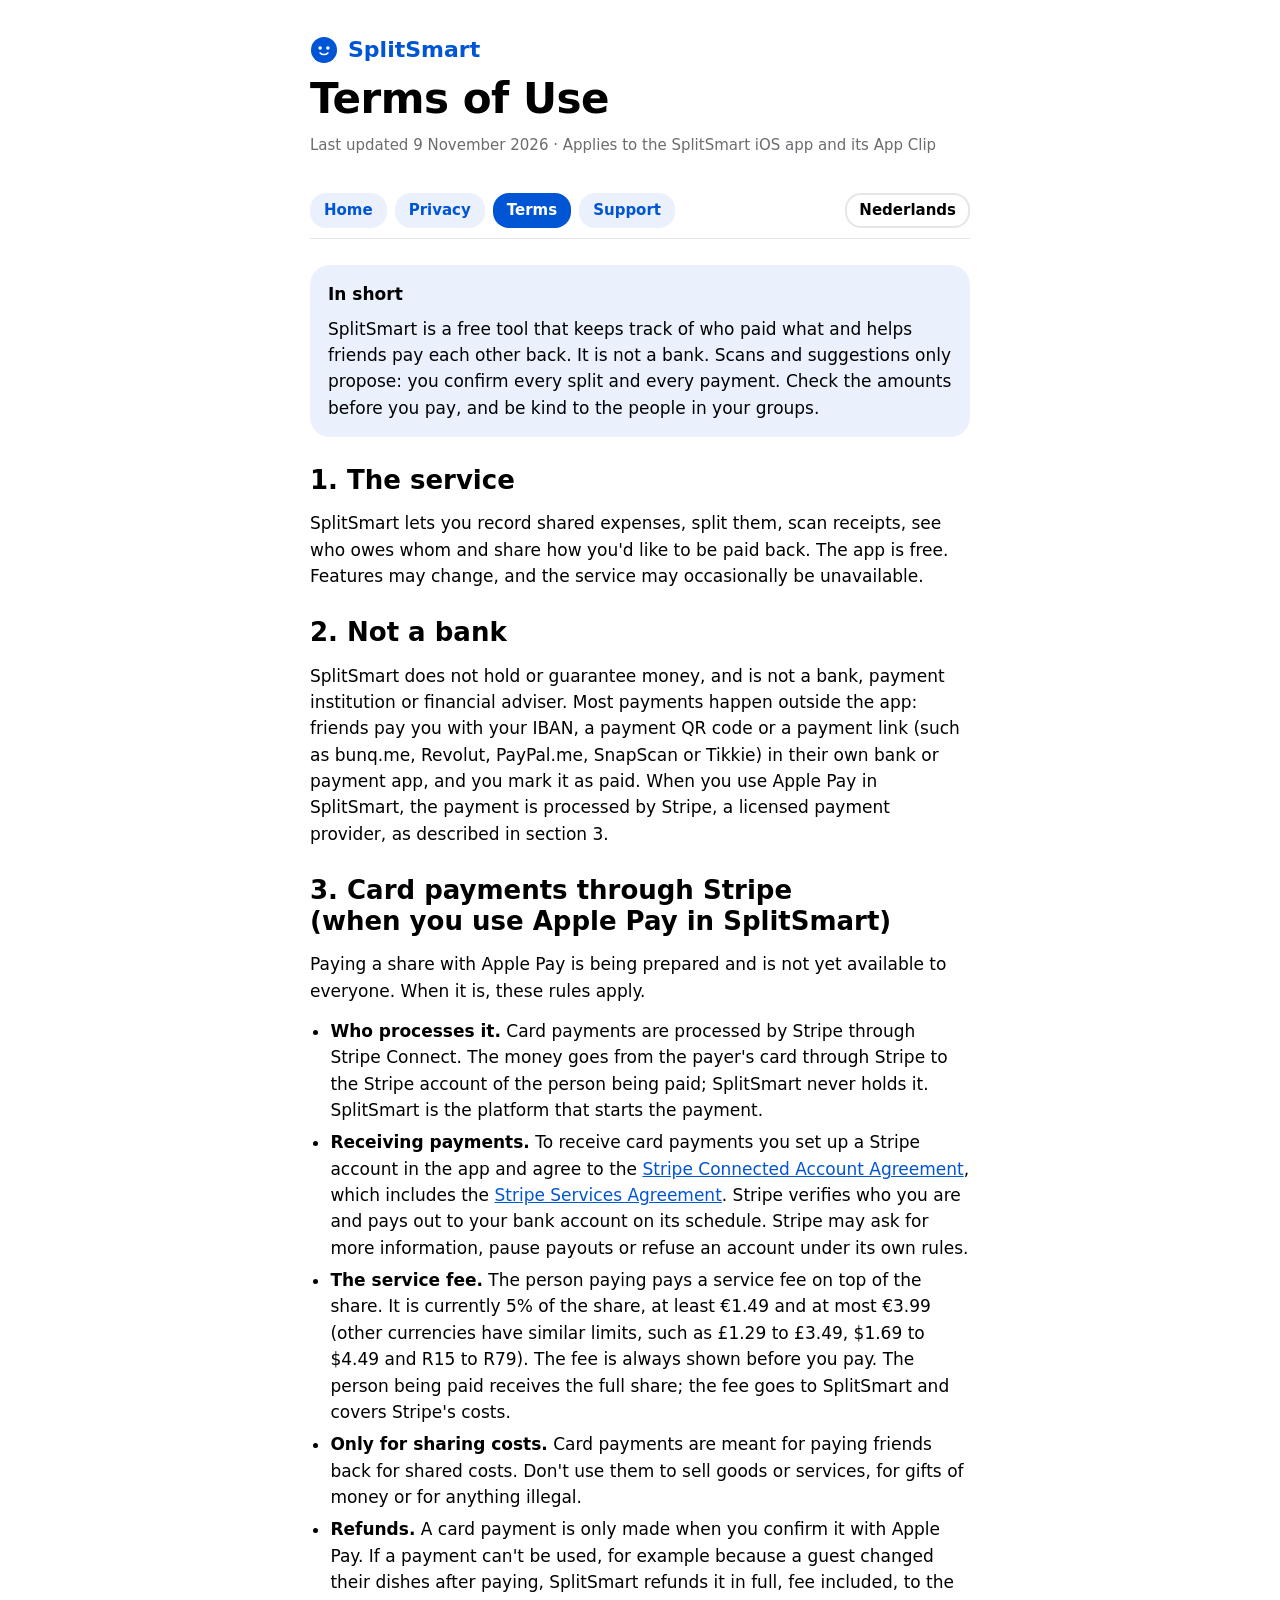
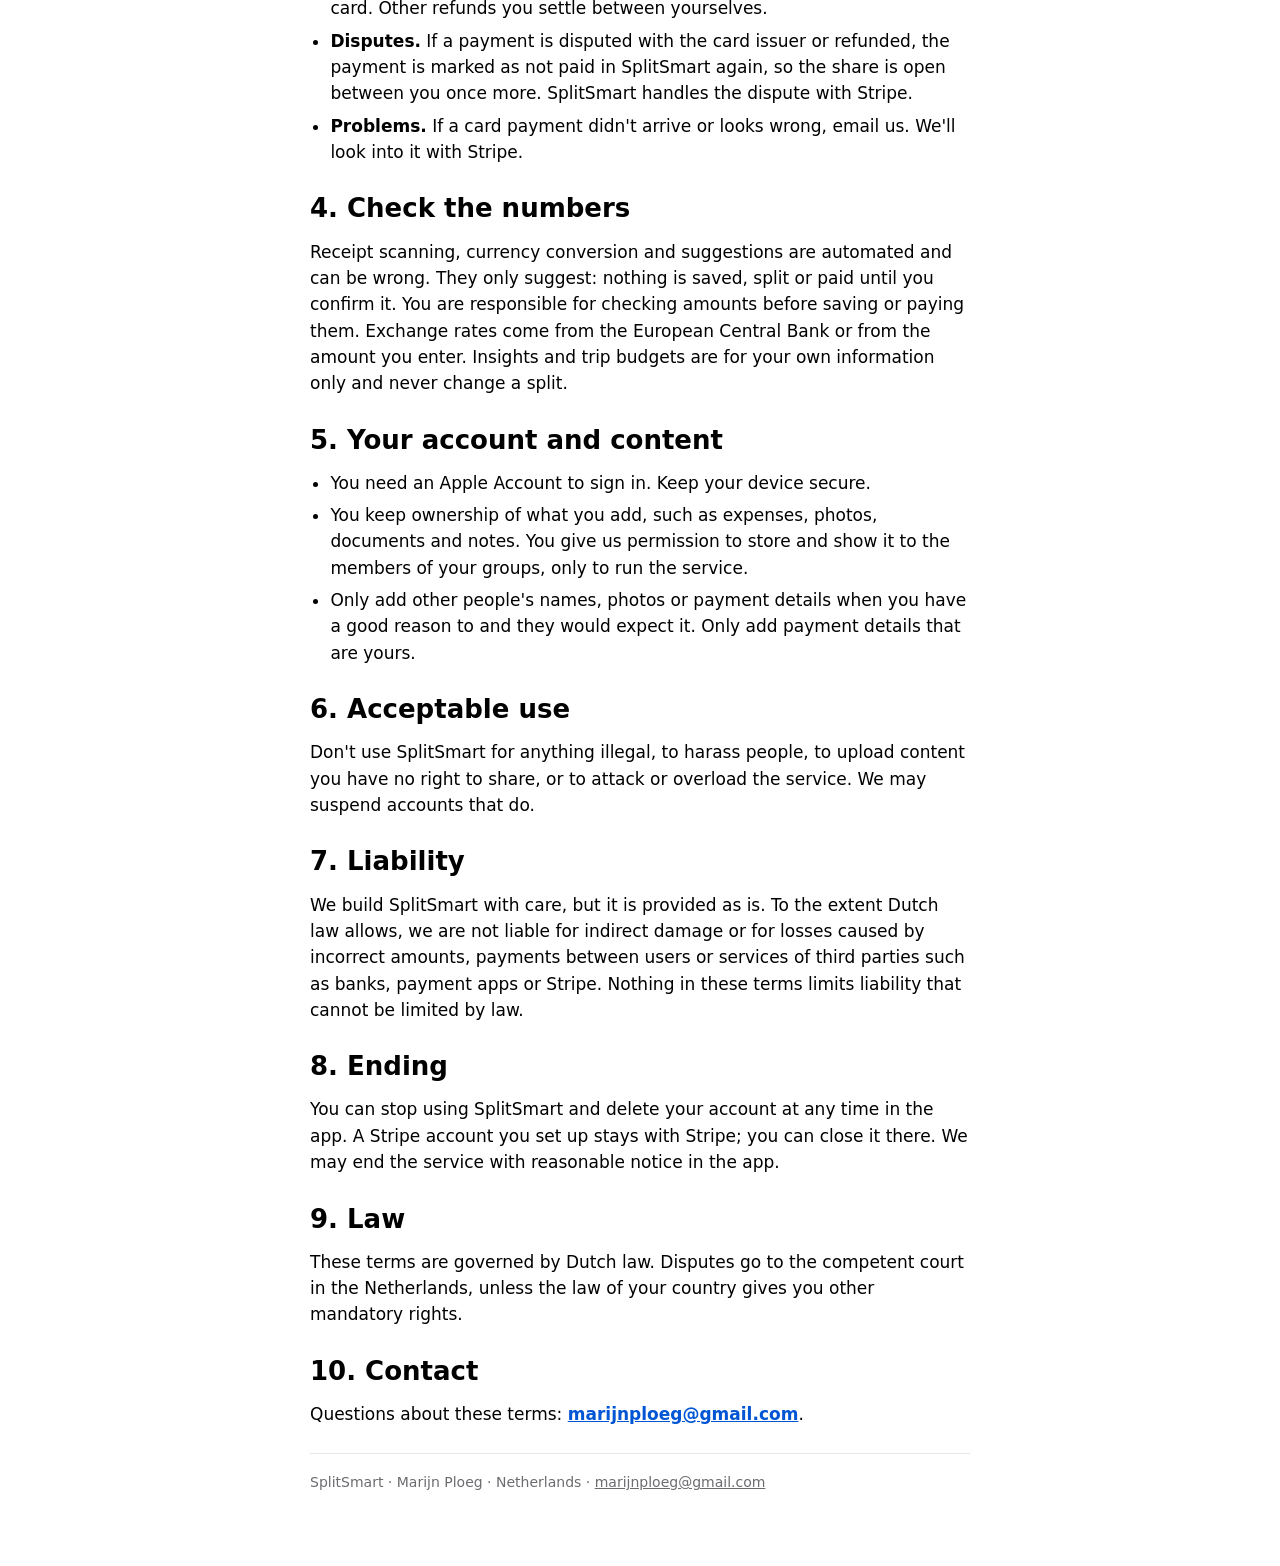
<file: terms/index.html>
<!doctype html>
<html lang="en">
<head>
<meta charset="utf-8">
<meta name="viewport" content="width=device-width, initial-scale=1">
<title>SplitSmart · Terms of Use</title>
<meta name="description" content="The terms for using SplitSmart, including card payments through Stripe.">
<meta name="theme-color" content="#FFFFFF" media="(prefers-color-scheme: light)">
<meta name="theme-color" content="#000000" media="(prefers-color-scheme: dark)">
<link rel="icon" href="data:image/svg+xml,%3Csvg xmlns='http://www.w3.org/2000/svg' viewBox='0 0 58 58'%3E%3Ccircle cx='29' cy='29' r='27' fill='%230055D4'/%3E%3Ccircle cx='21' cy='25' r='3.6' fill='%23fff'/%3E%3Ccircle cx='37' cy='25' r='3.6' fill='%23fff'/%3E%3Cpath d='M21 35c4 4.5 12 4.5 16 0' fill='none' stroke='%23fff' stroke-width='3.2' stroke-linecap='round'/%3E%3C/svg%3E">
<link rel="alternate" hreflang="en" href="https://getsplitsmart.com/terms/">
<link rel="alternate" hreflang="nl" href="https://getsplitsmart.com/terms/nl/">
<link rel="stylesheet" href="../site.css">
<!-- Cookieless visit counts (TelemetryDeck); the App ID lives only in analytics.js -->
<script src="../analytics.js" defer></script>
</head>
<body>
<div class="doc">
  <header>
    <a class="brand" href="../"><svg width="28" height="28" viewBox="0 0 58 58" aria-hidden="true"><circle cx="29" cy="29" r="27" fill="currentColor"/><circle cx="21" cy="25" r="3.6" fill="#fff"/><circle cx="37" cy="25" r="3.6" fill="#fff"/><path d="M21 35c4 4.5 12 4.5 16 0" fill="none" stroke="#fff" stroke-width="3.2" stroke-linecap="round"/></svg>SplitSmart</a>
    <h1>Terms of Use</h1>
    <p class="meta">Last updated 9 November 2026 · Applies to the SplitSmart iOS app and its App Clip</p>
  </header>
  <nav class="tabs" aria-label="Pages"><a href="../">Home</a><a href="../privacy/">Privacy</a><a href="./" aria-current="page">Terms</a><a href="../support/">Support</a><a class="lang" href="nl/" hreflang="nl" lang="nl">Nederlands</a></nav>

  <section aria-label="Terms of Use">
    <div class="summary">
      <strong>In short</strong>
      <p>SplitSmart is a free tool that keeps track of who paid what and helps friends pay each other back. It is not a bank. Scans and suggestions only propose: you confirm every split and every payment. Check the amounts before you pay, and be kind to the people in your groups.</p>
    </div>

    <h2 id="service">1. The service</h2>
    <p>SplitSmart lets you record shared expenses, split them, scan receipts, see who owes whom and share how you'd like to be paid back. The app is free. Features may change, and the service may occasionally be unavailable.</p>

    <h2 id="not-a-bank">2. Not a bank</h2>
    <p>SplitSmart does not hold or guarantee money, and is not a bank, payment institution or financial adviser. Most payments happen outside the app: friends pay you with your IBAN, a payment QR code or a payment link (such as bunq.me, Revolut, PayPal.me, SnapScan or Tikkie) in their own bank or payment app, and you mark it as paid. When you use Apple Pay in SplitSmart, the payment is processed by Stripe, a licensed payment provider, as described in section 3.</p>

    <h2 id="cards">3. Card payments through Stripe (when you use Apple Pay in SplitSmart)</h2>
    <p>Paying a share with Apple Pay is being prepared and is not yet available to everyone. When it is, these rules apply.</p>
    <ul>
      <li><strong>Who processes it.</strong> Card payments are processed by Stripe through Stripe Connect. The money goes from the payer's card through Stripe to the Stripe account of the person being paid; SplitSmart never holds it. SplitSmart is the platform that starts the payment.</li>
      <li><strong>Receiving payments.</strong> To receive card payments you set up a Stripe account in the app and agree to the <a href="https://stripe.com/legal/connect-account" rel="noopener">Stripe Connected Account Agreement</a>, which includes the <a href="https://stripe.com/legal/ssa" rel="noopener">Stripe Services Agreement</a>. Stripe verifies who you are and pays out to your bank account on its schedule. Stripe may ask for more information, pause payouts or refuse an account under its own rules.</li>
      <li><strong>The service fee.</strong> The person paying pays a service fee on top of the share. It is currently 5% of the share, at least &euro;1.49 and at most &euro;3.99 (other currencies have similar limits, such as &pound;1.29 to &pound;3.49, $1.69 to $4.49 and R15 to R79). The fee is always shown before you pay. The person being paid receives the full share; the fee goes to SplitSmart and covers Stripe's costs.</li>
      <li><strong>Only for sharing costs.</strong> Card payments are meant for paying friends back for shared costs. Don't use them to sell goods or services, for gifts of money or for anything illegal.</li>
      <li><strong>Refunds.</strong> A card payment is only made when you confirm it with Apple Pay. If a payment can't be used, for example because a guest changed their dishes after paying, SplitSmart refunds it in full, fee included, to the card. Other refunds you settle between yourselves.</li>
      <li><strong>Disputes.</strong> If a payment is disputed with the card issuer or refunded, the payment is marked as not paid in SplitSmart again, so the share is open between you once more. SplitSmart handles the dispute with Stripe.</li>
      <li><strong>Problems.</strong> If a card payment didn't arrive or looks wrong, email us. We'll look into it with Stripe.</li>
    </ul>

    <h2 id="check">4. Check the numbers</h2>
    <p>Receipt scanning, currency conversion and suggestions are automated and can be wrong. They only suggest: nothing is saved, split or paid until you confirm it. You are responsible for checking amounts before saving or paying them. Exchange rates come from the European Central Bank or from the amount you enter. Insights and trip budgets are for your own information only and never change a split.</p>

    <h2 id="account">5. Your account and content</h2>
    <ul>
      <li>You need an Apple Account to sign in. Keep your device secure.</li>
      <li>You keep ownership of what you add, such as expenses, photos, documents and notes. You give us permission to store and show it to the members of your groups, only to run the service.</li>
      <li>Only add other people's names, photos or payment details when you have a good reason to and they would expect it. Only add payment details that are yours.</li>
    </ul>

    <h2 id="use">6. Acceptable use</h2>
    <p>Don't use SplitSmart for anything illegal, to harass people, to upload content you have no right to share, or to attack or overload the service. We may suspend accounts that do.</p>

    <h2 id="liability">7. Liability</h2>
    <p>We build SplitSmart with care, but it is provided as is. To the extent Dutch law allows, we are not liable for indirect damage or for losses caused by incorrect amounts, payments between users or services of third parties such as banks, payment apps or Stripe. Nothing in these terms limits liability that cannot be limited by law.</p>

    <h2 id="ending">8. Ending</h2>
    <p>You can stop using SplitSmart and delete your account at any time in the app. A Stripe account you set up stays with Stripe; you can close it there. We may end the service with reasonable notice in the app.</p>

    <h2 id="law">9. Law</h2>
    <p>These terms are governed by Dutch law. Disputes go to the competent court in the Netherlands, unless the law of your country gives you other mandatory rights.</p>

    <h2 id="contact">10. Contact</h2>
    <p>Questions about these terms: <a class="mail" href="mailto:marijnploeg@gmail.com">marijnploeg@gmail.com</a>.</p>
  </section>
  <footer>SplitSmart · Marijn Ploeg · Netherlands · <a href="mailto:marijnploeg@gmail.com">marijnploeg@gmail.com</a></footer>
</div>
</body>
</html>
</file>
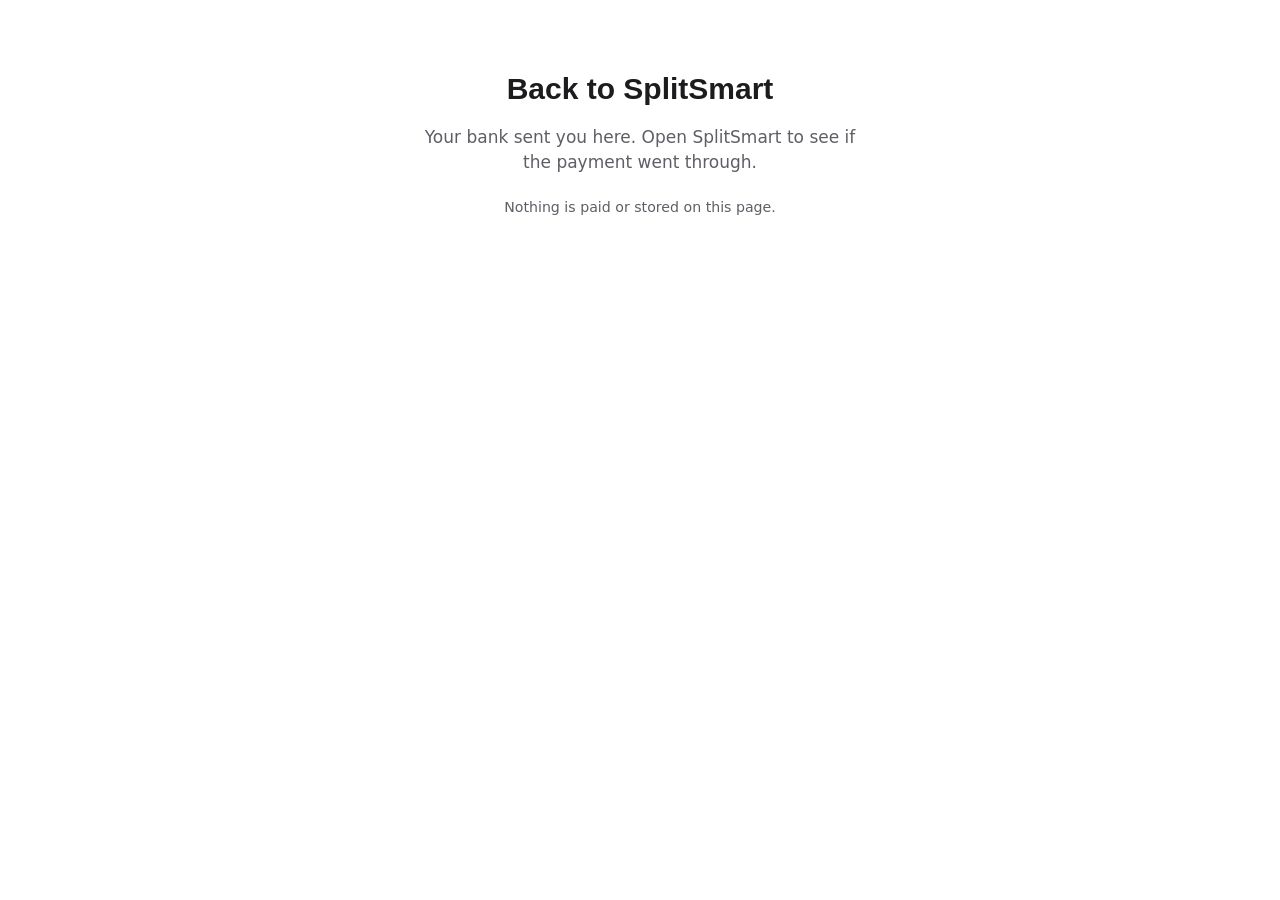
<file: pay/return/index.html>
<!doctype html>
<html lang="en">
<head>
<meta charset="utf-8">
<meta name="viewport" content="width=device-width, initial-scale=1">
<title>Back to SplitSmart</title>
<meta name="robots" content="noindex, nofollow">
<!-- The payment id is in the query: never hand it on. -->
<meta name="referrer" content="no-referrer">
<meta name="theme-color" content="#0055D4">
<link rel="icon" href="data:image/svg+xml,%3Csvg xmlns='http://www.w3.org/2000/svg' viewBox='0 0 58 58'%3E%3Ccircle cx='29' cy='29' r='27' fill='%230055D4'/%3E%3Ccircle cx='21' cy='25' r='3.6' fill='%23fff'/%3E%3Ccircle cx='37' cy='25' r='3.6' fill='%23fff'/%3E%3Cpath d='M21 35c4 4.5 12 4.5 16 0' fill='none' stroke='%23fff' stroke-width='3.2' stroke-linecap='round'/%3E%3C/svg%3E">
<style>
:root { --bg:#FFFFFF; --fg:#1C1C1E; --muted:#5E5E66; --accent:#0055D4; --accent-deep:#003A94; }
@media (prefers-color-scheme: dark) { :root { --bg:#111214; --fg:#EDEDF0; --muted:#A1A1AA; --accent:#3D7BFF; --accent-deep:#1F4FB8; color-scheme: dark } }
body { margin:0; background:var(--bg); color:var(--fg); font:17px/1.5 -apple-system, system-ui, sans-serif; padding:0 20px; }
main { max-width:440px; margin:0 auto; padding-block:72px 48px; display:flex; flex-direction:column; align-items:center; gap:18px; text-align:center; }
h1 { margin:0; font:900 30px/1.15 ui-rounded, 'Nunito', sans-serif; text-wrap:balance; }
p { margin:0; color:var(--muted); }
.btn { display:flex; align-items:center; justify-content:center; width:100%; height:58px; border-radius:18px; text-decoration:none; font:900 18px/1 ui-rounded, 'Nunito', sans-serif; letter-spacing:.4px; box-sizing:border-box; background:var(--accent); color:#fff; box-shadow:0 5px 0 var(--accent-deep); }
.btn:focus-visible { outline:3px solid var(--accent); outline-offset:3px; }
[hidden] { display:none !important; }
</style>
</head>
<body>
<main>
  <h1 data-t="title">Back to SplitSmart</h1>
  <p data-t="sub">Your bank sent you here. Open SplitSmart to see if the payment went through.</p>
  <a class="btn" id="open" href="#" data-t="open" hidden>OPEN SPLITSMART</a>
  <p><small data-t="hint">Nothing is paid or stored on this page.</small></p>
</main>
<script>
// Hands ?p=<payment id> to the app (splitsmart://pay/return?p=…). The app (or the App Clip) reads the status itself.
(function () {
  var q = new URLSearchParams(location.search);
  var id = (q.get('p') || '').toLowerCase();
  var text = {
    en: { title: 'Back to SplitSmart', sub: 'Your bank sent you here. Open SplitSmart to see if the payment went through.', open: 'OPEN SPLITSMART', hint: 'Nothing is paid or stored on this page.' },
    nl: { title: 'Terug naar SplitSmart', sub: 'Je bank stuurde je hierheen. Open SplitSmart om te zien of de betaling gelukt is.', open: 'OPEN SPLITSMART', hint: 'Op deze pagina wordt niets betaald of bewaard.' },
    es: { title: 'Vuelve a SplitSmart', sub: 'Tu banco te ha traído aquí. Abre SplitSmart para ver si el pago se ha hecho.', open: 'ABRIR SPLITSMART', hint: 'En esta página no se paga ni se guarda nada.' },
    de: { title: 'Zurück zu SplitSmart', sub: 'Deine Bank hat dich hierher geschickt. Öffne SplitSmart, um zu sehen, ob die Zahlung durchgegangen ist.', open: 'SPLITSMART ÖFFNEN', hint: 'Auf dieser Seite wird nichts bezahlt oder gespeichert.' }
  };
  var lang = (function () {
    var list = navigator.languages && navigator.languages.length ? navigator.languages : [navigator.language || 'en'];
    for (var i = 0; i < list.length; i++) {
      var l = String(list[i]).toLowerCase().slice(0, 2);
      if (text[l]) return l;
    }
    return 'en';
  })();
  document.documentElement.lang = lang;
  document.querySelectorAll('[data-t]').forEach(function (el) { el.textContent = text[lang][el.getAttribute('data-t')]; });
  if (!/^[0-9a-f]{8}-[0-9a-f]{4}-[0-9a-f]{4}-[0-9a-f]{4}-[0-9a-f]{12}$/.test(id)) return;
  var target = 'splitsmart://pay/return?p=' + id;
  var open = document.getElementById('open');
  open.href = target;
  open.hidden = false;
  // Most banks land here from the app; hop straight back.
  setTimeout(function () { location.href = target; }, 150);
})();
</script>
</body>
</html>
</file>
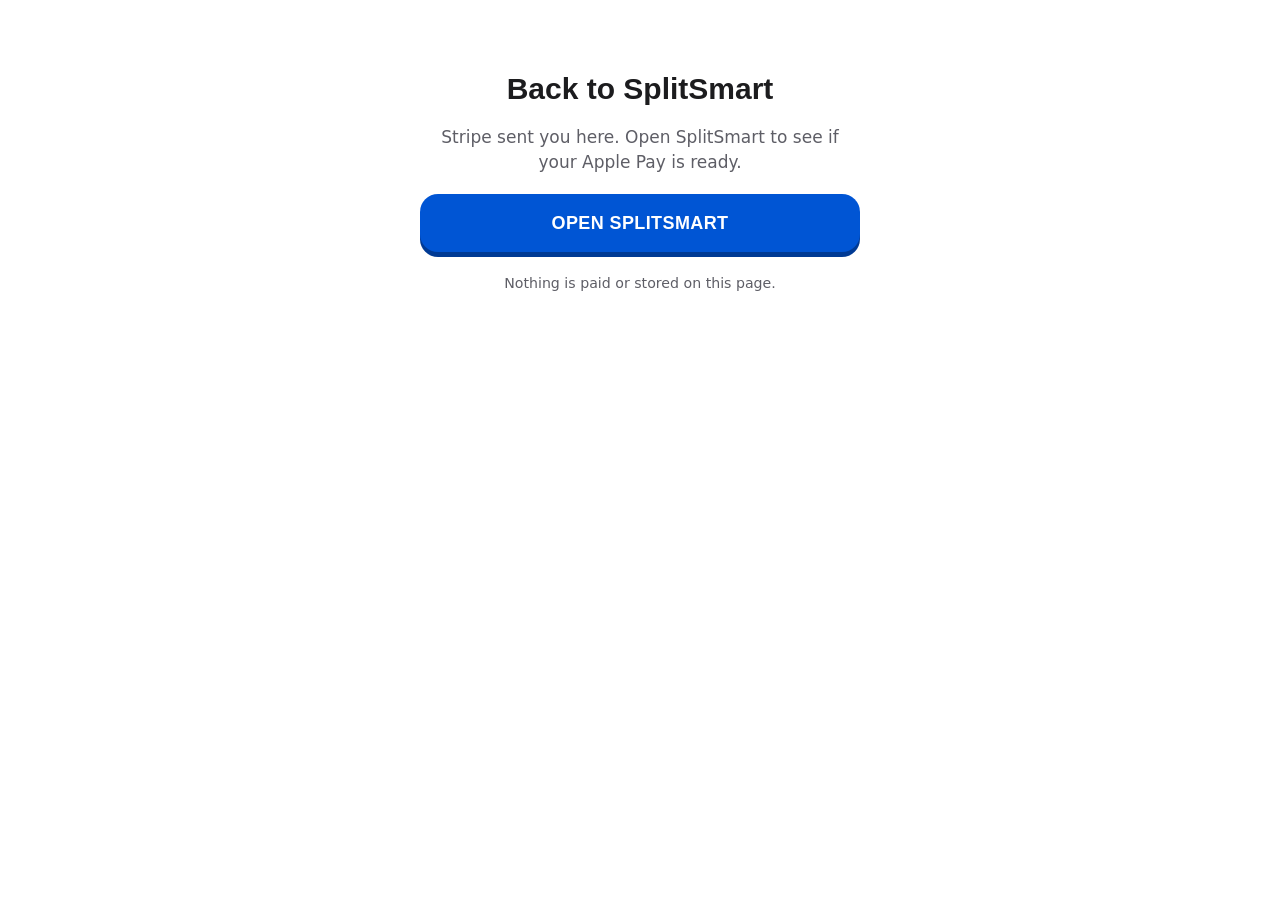
<file: pay/stripe-return/index.html>
<!doctype html>
<html lang="en">
<head>
<meta charset="utf-8">
<meta name="viewport" content="width=device-width, initial-scale=1">
<title>Back to SplitSmart</title>
<meta name="robots" content="noindex, nofollow">
<meta name="referrer" content="no-referrer">
<meta name="theme-color" content="#0055D4">
<link rel="icon" href="data:image/svg+xml,%3Csvg xmlns='http://www.w3.org/2000/svg' viewBox='0 0 58 58'%3E%3Ccircle cx='29' cy='29' r='27' fill='%230055D4'/%3E%3Ccircle cx='21' cy='25' r='3.6' fill='%23fff'/%3E%3Ccircle cx='37' cy='25' r='3.6' fill='%23fff'/%3E%3Cpath d='M21 35c4 4.5 12 4.5 16 0' fill='none' stroke='%23fff' stroke-width='3.2' stroke-linecap='round'/%3E%3C/svg%3E">
<style>
:root { --bg:#FFFFFF; --fg:#1C1C1E; --muted:#5E5E66; --accent:#0055D4; --accent-deep:#003A94; }
@media (prefers-color-scheme: dark) { :root { --bg:#111214; --fg:#EDEDF0; --muted:#A1A1AA; --accent:#3D7BFF; --accent-deep:#1F4FB8; color-scheme: dark } }
body { margin:0; background:var(--bg); color:var(--fg); font:17px/1.5 -apple-system, system-ui, sans-serif; padding:0 20px; }
main { max-width:440px; margin:0 auto; padding-block:72px 48px; display:flex; flex-direction:column; align-items:center; gap:18px; text-align:center; }
h1 { margin:0; font:900 30px/1.15 ui-rounded, 'Nunito', sans-serif; text-wrap:balance; }
p { margin:0; color:var(--muted); }
.btn { display:flex; align-items:center; justify-content:center; width:100%; height:58px; border-radius:18px; text-decoration:none; font:900 18px/1 ui-rounded, 'Nunito', sans-serif; letter-spacing:.4px; box-sizing:border-box; background:var(--accent); color:#fff; box-shadow:0 5px 0 var(--accent-deep); }
.btn:focus-visible { outline:3px solid var(--accent); outline-offset:3px; }
[hidden] { display:none !important; }
</style>
</head>
<body>
<main>
  <h1 data-t="title">Back to SplitSmart</h1>
  <p data-t="sub">Stripe sent you here. Open SplitSmart to see if your Apple Pay is ready.</p>
  <a class="btn" id="open" href="#" data-t="open">OPEN SPLITSMART</a>
  <p><small data-t="hint">Nothing is paid or stored on this page.</small></p>
</main>
<script>
// Hands the person back to the app (splitsmart://pay/stripe-return, with ?refresh=1 when Stripe's link ran out).
// The app reads the account's state itself.
(function () {
  var q = new URLSearchParams(location.search);
  var refresh = q.get('refresh') === '1';
  var text = {
    en: { title: 'Back to SplitSmart', sub: 'Stripe sent you here. Open SplitSmart to see if your Apple Pay is ready.', open: 'OPEN SPLITSMART', hint: 'Nothing is paid or stored on this page.' },
    nl: { title: 'Terug naar SplitSmart', sub: 'Stripe stuurde je hierheen. Open SplitSmart om te zien of je Apple Pay klaar is.', open: 'OPEN SPLITSMART', hint: 'Op deze pagina wordt niets betaald of bewaard.' },
    es: { title: 'Vuelve a SplitSmart', sub: 'Stripe te ha traído aquí. Abre SplitSmart para ver si tu Apple Pay está listo.', open: 'ABRIR SPLITSMART', hint: 'En esta página no se paga ni se guarda nada.' },
    de: { title: 'Zurück zu SplitSmart', sub: 'Stripe hat dich hierher geschickt. Öffne SplitSmart, um zu sehen, ob dein Apple Pay bereit ist.', open: 'SPLITSMART ÖFFNEN', hint: 'Auf dieser Seite wird nichts bezahlt oder gespeichert.' }
  };
  var lang = (function () {
    var list = navigator.languages && navigator.languages.length ? navigator.languages : [navigator.language || 'en'];
    for (var i = 0; i < list.length; i++) {
      var l = String(list[i]).toLowerCase().slice(0, 2);
      if (text[l]) return l;
    }
    return 'en';
  })();
  document.documentElement.lang = lang;
  document.querySelectorAll('[data-t]').forEach(function (el) { el.textContent = text[lang][el.getAttribute('data-t')]; });
  var target = 'splitsmart://pay/stripe-return' + (refresh ? '?refresh=1' : '');
  document.getElementById('open').href = target;
  setTimeout(function () { location.href = target; }, 150);
})();
</script>
</body>
</html>
</file>
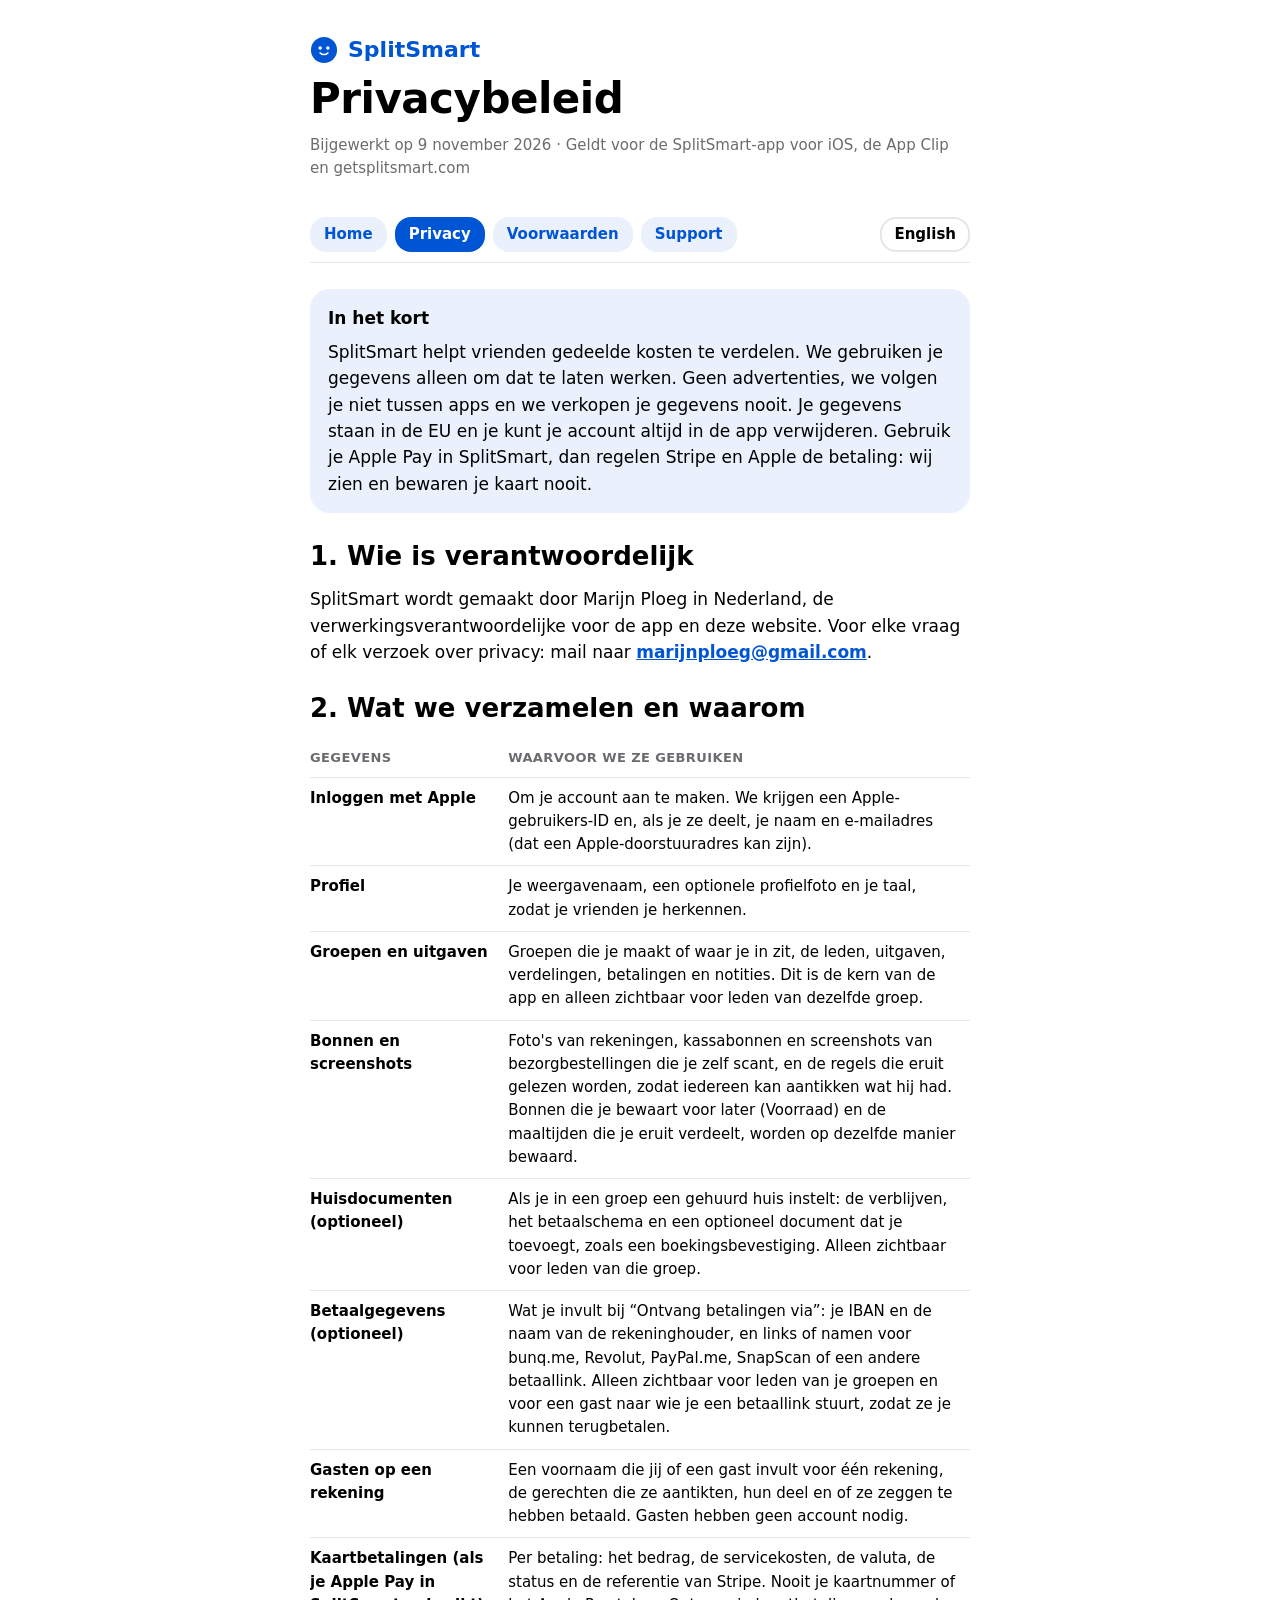
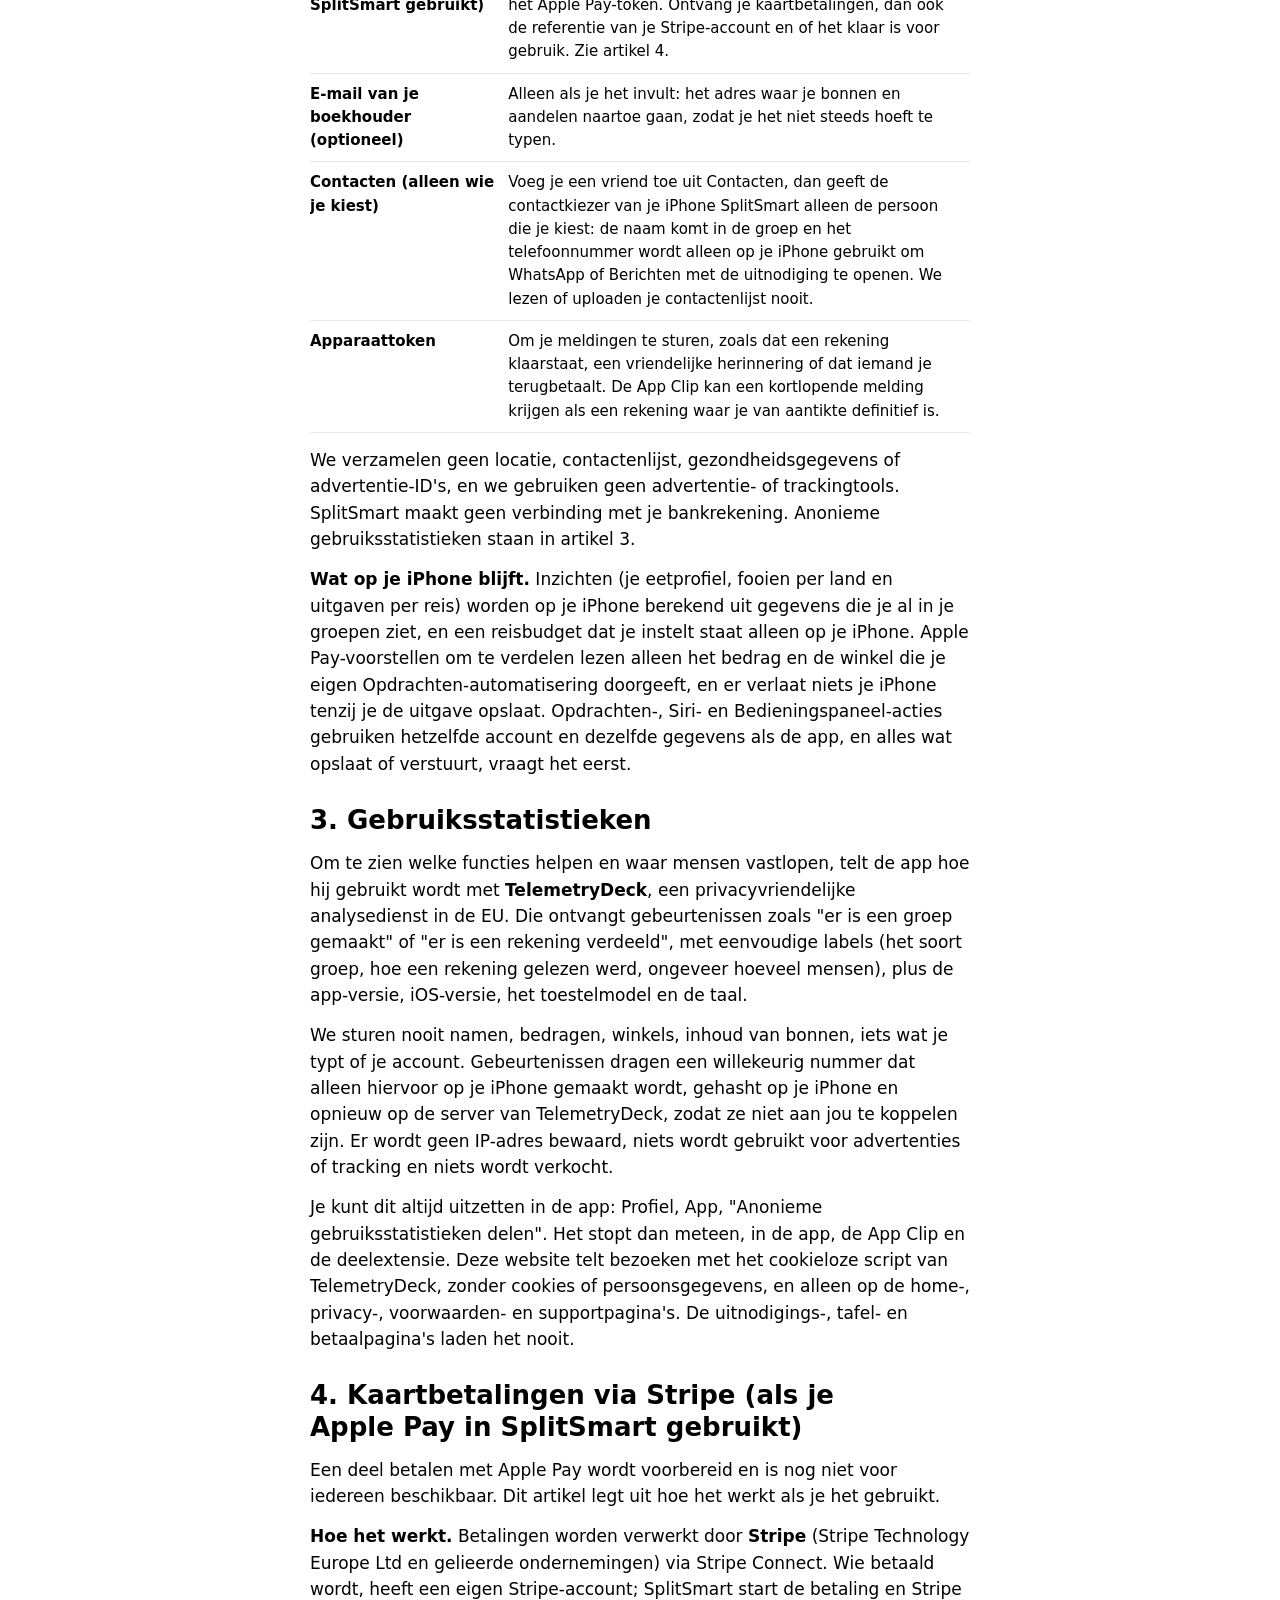
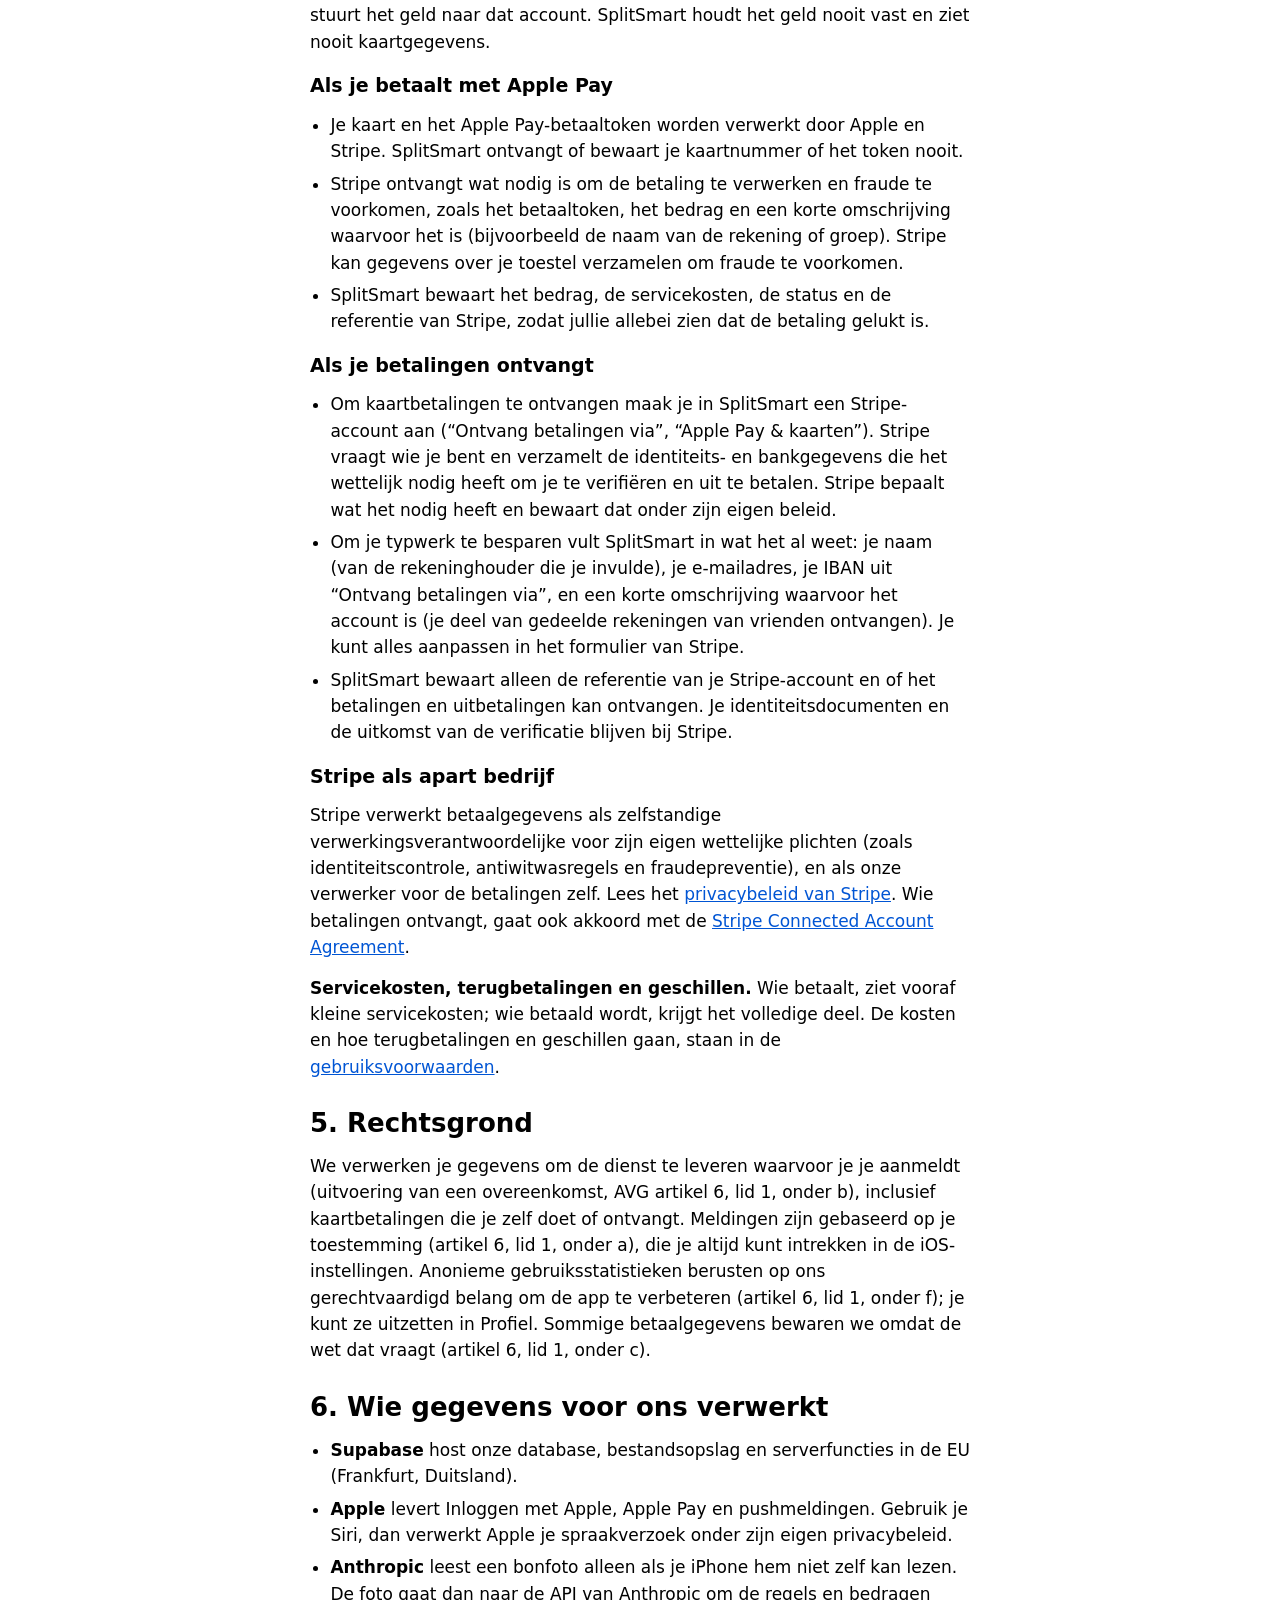
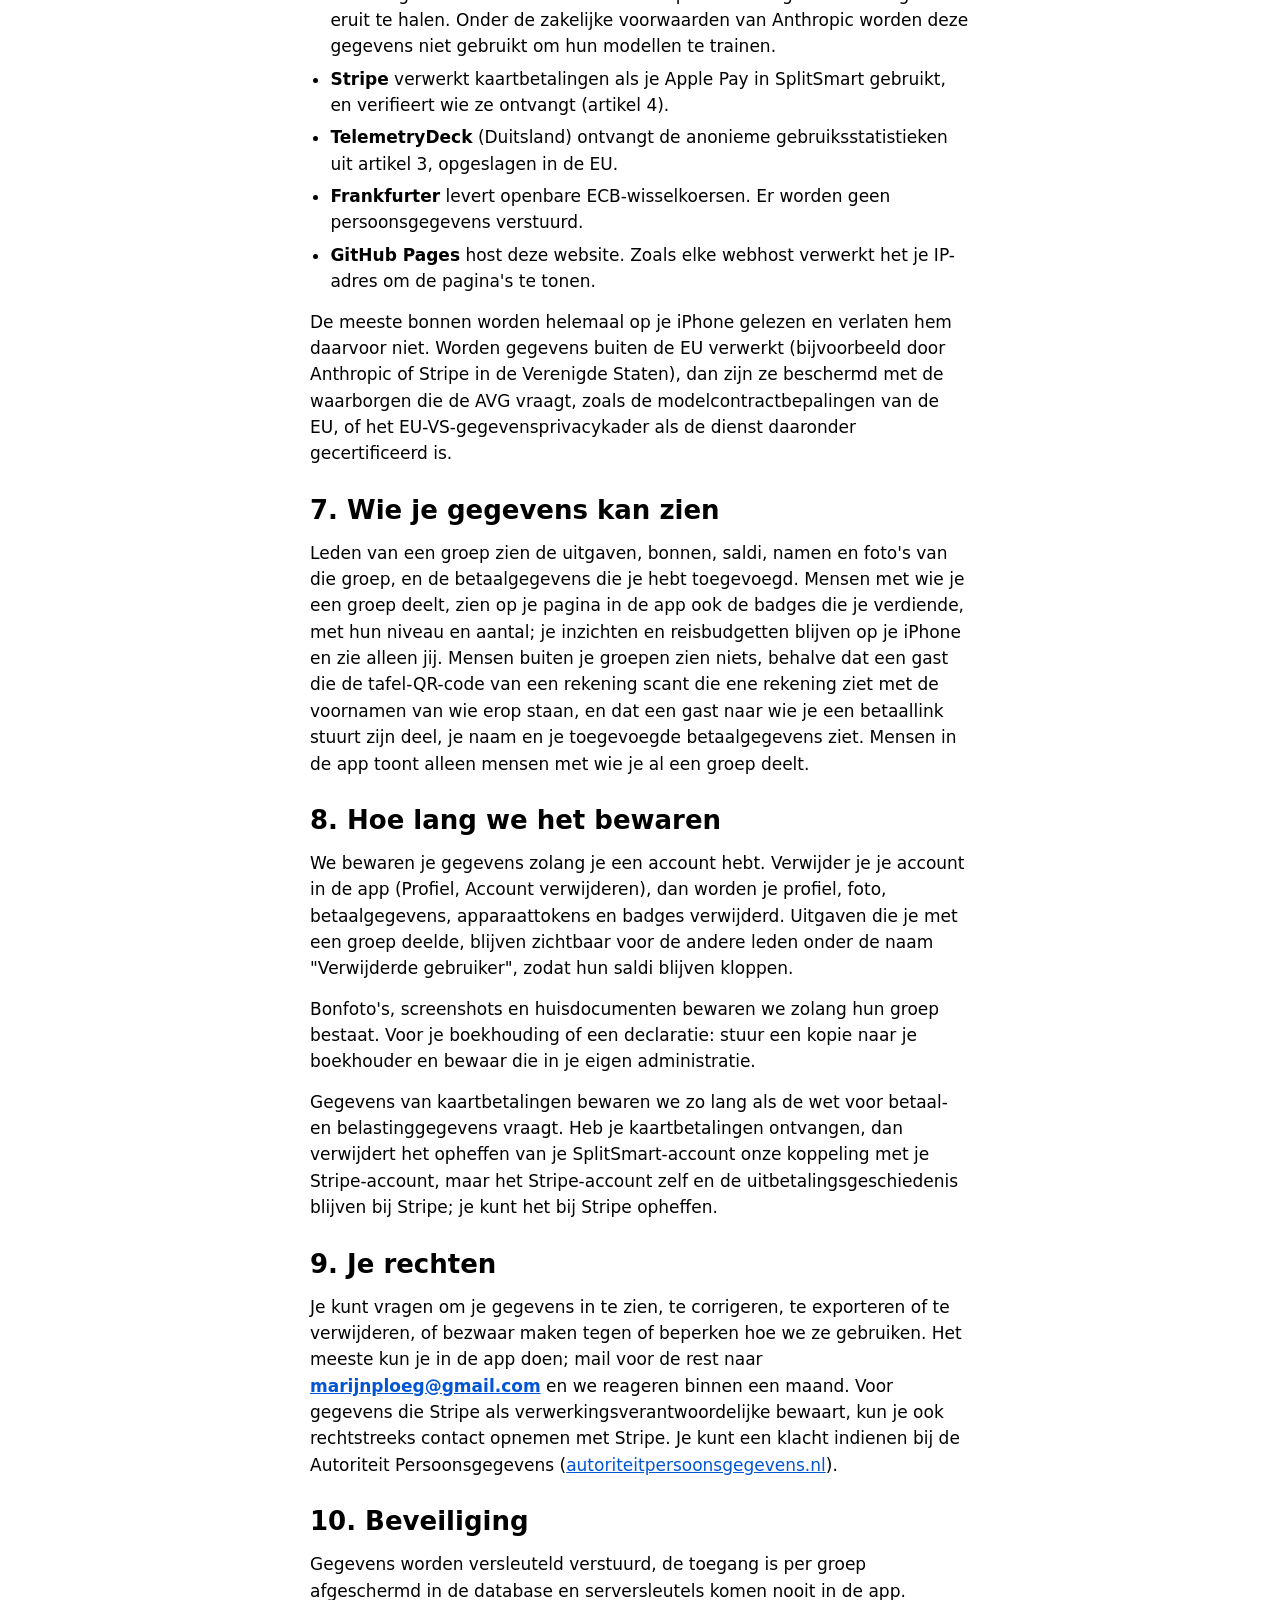
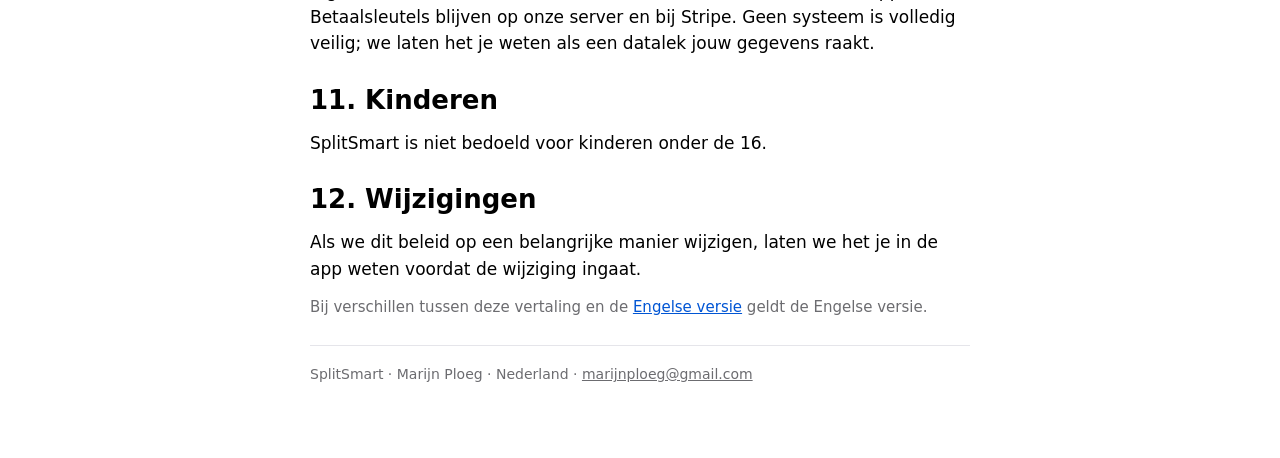
<file: privacy/nl/index.html>
<!doctype html>
<html lang="nl">
<head>
<meta charset="utf-8">
<meta name="viewport" content="width=device-width, initial-scale=1">
<title>SplitSmart · Privacybeleid</title>
<meta name="description" content="Hoe SplitSmart met je gegevens omgaat: wat we verzamelen, waarom, wie ze verwerkt en wat je rechten zijn.">
<meta name="theme-color" content="#FFFFFF" media="(prefers-color-scheme: light)">
<meta name="theme-color" content="#000000" media="(prefers-color-scheme: dark)">
<link rel="icon" href="data:image/svg+xml,%3Csvg xmlns='http://www.w3.org/2000/svg' viewBox='0 0 58 58'%3E%3Ccircle cx='29' cy='29' r='27' fill='%230055D4'/%3E%3Ccircle cx='21' cy='25' r='3.6' fill='%23fff'/%3E%3Ccircle cx='37' cy='25' r='3.6' fill='%23fff'/%3E%3Cpath d='M21 35c4 4.5 12 4.5 16 0' fill='none' stroke='%23fff' stroke-width='3.2' stroke-linecap='round'/%3E%3C/svg%3E">
<link rel="alternate" hreflang="en" href="https://getsplitsmart.com/privacy/">
<link rel="alternate" hreflang="nl" href="https://getsplitsmart.com/privacy/nl/">
<link rel="stylesheet" href="../../site.css">
<!-- Cookieless bezoekersaantallen (TelemetryDeck); het App ID staat alleen in analytics.js -->
<script src="../../analytics.js" defer></script>
</head>
<body>
<div class="doc">
  <header>
    <a class="brand" href="../../"><svg width="28" height="28" viewBox="0 0 58 58" aria-hidden="true"><circle cx="29" cy="29" r="27" fill="currentColor"/><circle cx="21" cy="25" r="3.6" fill="#fff"/><circle cx="37" cy="25" r="3.6" fill="#fff"/><path d="M21 35c4 4.5 12 4.5 16 0" fill="none" stroke="#fff" stroke-width="3.2" stroke-linecap="round"/></svg>SplitSmart</a>
    <h1>Privacybeleid</h1>
    <p class="meta">Bijgewerkt op 9 november 2026 · Geldt voor de SplitSmart-app voor iOS, de App Clip en getsplitsmart.com</p>
  </header>
  <nav class="tabs" aria-label="Pagina's"><a href="../../">Home</a><a href="./" aria-current="page">Privacy</a><a href="../../terms/nl/">Voorwaarden</a><a href="../../support/">Support</a><a class="lang" href="../" hreflang="en" lang="en">English</a></nav>

  <section aria-label="Privacybeleid">
    <div class="summary">
      <strong>In het kort</strong>
      <p>SplitSmart helpt vrienden gedeelde kosten te verdelen. We gebruiken je gegevens alleen om dat te laten werken. Geen advertenties, we volgen je niet tussen apps en we verkopen je gegevens nooit. Je gegevens staan in de EU en je kunt je account altijd in de app verwijderen. Gebruik je Apple Pay in SplitSmart, dan regelen Stripe en Apple de betaling: wij zien en bewaren je kaart nooit.</p>
    </div>

    <h2 id="wie">1. Wie is verantwoordelijk</h2>
    <p>SplitSmart wordt gemaakt door Marijn Ploeg in Nederland, de verwerkingsverantwoordelijke voor de app en deze website. Voor elke vraag of elk verzoek over privacy: mail naar <a class="mail" href="mailto:marijnploeg@gmail.com">marijnploeg@gmail.com</a>.</p>

    <h2 id="wat">2. Wat we verzamelen en waarom</h2>
    <div class="scroll"><table>
      <thead><tr><th>Gegevens</th><th>Waarvoor we ze gebruiken</th></tr></thead>
      <tbody>
        <tr><td>Inloggen met Apple</td><td>Om je account aan te maken. We krijgen een Apple-gebruikers-ID en, als je ze deelt, je naam en e-mailadres (dat een Apple-doorstuuradres kan zijn).</td></tr>
        <tr><td>Profiel</td><td>Je weergavenaam, een optionele profielfoto en je taal, zodat je vrienden je herkennen.</td></tr>
        <tr><td>Groepen en uitgaven</td><td>Groepen die je maakt of waar je in zit, de leden, uitgaven, verdelingen, betalingen en notities. Dit is de kern van de app en alleen zichtbaar voor leden van dezelfde groep.</td></tr>
        <tr><td>Bonnen en screenshots</td><td>Foto's van rekeningen, kassabonnen en screenshots van bezorgbestellingen die je zelf scant, en de regels die eruit gelezen worden, zodat iedereen kan aantikken wat hij had. Bonnen die je bewaart voor later (Voorraad) en de maaltijden die je eruit verdeelt, worden op dezelfde manier bewaard.</td></tr>
        <tr><td>Huisdocumenten (optioneel)</td><td>Als je in een groep een gehuurd huis instelt: de verblijven, het betaalschema en een optioneel document dat je toevoegt, zoals een boekingsbevestiging. Alleen zichtbaar voor leden van die groep.</td></tr>
        <tr><td>Betaalgegevens (optioneel)</td><td>Wat je invult bij &ldquo;Ontvang betalingen via&rdquo;: je IBAN en de naam van de rekeninghouder, en links of namen voor bunq.me, Revolut, PayPal.me, SnapScan of een andere betaallink. Alleen zichtbaar voor leden van je groepen en voor een gast naar wie je een betaallink stuurt, zodat ze je kunnen terugbetalen.</td></tr>
        <tr><td>Gasten op een rekening</td><td>Een voornaam die jij of een gast invult voor één rekening, de gerechten die ze aantikten, hun deel en of ze zeggen te hebben betaald. Gasten hebben geen account nodig.</td></tr>
        <tr><td>Kaartbetalingen (als je Apple Pay in SplitSmart gebruikt)</td><td>Per betaling: het bedrag, de servicekosten, de valuta, de status en de referentie van Stripe. Nooit je kaartnummer of het Apple Pay-token. Ontvang je kaartbetalingen, dan ook de referentie van je Stripe-account en of het klaar is voor gebruik. Zie artikel 4.</td></tr>
        <tr><td>E-mail van je boekhouder (optioneel)</td><td>Alleen als je het invult: het adres waar je bonnen en aandelen naartoe gaan, zodat je het niet steeds hoeft te typen.</td></tr>
        <tr><td>Contacten (alleen wie je kiest)</td><td>Voeg je een vriend toe uit Contacten, dan geeft de contactkiezer van je iPhone SplitSmart alleen de persoon die je kiest: de naam komt in de groep en het telefoonnummer wordt alleen op je iPhone gebruikt om WhatsApp of Berichten met de uitnodiging te openen. We lezen of uploaden je contactenlijst nooit.</td></tr>
        <tr><td>Apparaattoken</td><td>Om je meldingen te sturen, zoals dat een rekening klaarstaat, een vriendelijke herinnering of dat iemand je terugbetaalt. De App Clip kan een kortlopende melding krijgen als een rekening waar je van aantikte definitief is.</td></tr>
      </tbody>
    </table></div>
    <p>We verzamelen geen locatie, contactenlijst, gezondheidsgegevens of advertentie-ID's, en we gebruiken geen advertentie- of trackingtools. SplitSmart maakt geen verbinding met je bankrekening. Anonieme gebruiksstatistieken staan in artikel 3.</p>
    <p><strong>Wat op je iPhone blijft.</strong> Inzichten (je eetprofiel, fooien per land en uitgaven per reis) worden op je iPhone berekend uit gegevens die je al in je groepen ziet, en een reisbudget dat je instelt staat alleen op je iPhone. Apple Pay-voorstellen om te verdelen lezen alleen het bedrag en de winkel die je eigen Opdrachten-automatisering doorgeeft, en er verlaat niets je iPhone tenzij je de uitgave opslaat. Opdrachten-, Siri- en Bedieningspaneel-acties gebruiken hetzelfde account en dezelfde gegevens als de app, en alles wat opslaat of verstuurt, vraagt het eerst.</p>

    <h2 id="statistieken">3. Gebruiksstatistieken</h2>
    <p>Om te zien welke functies helpen en waar mensen vastlopen, telt de app hoe hij gebruikt wordt met <strong>TelemetryDeck</strong>, een privacyvriendelijke analysedienst in de EU. Die ontvangt gebeurtenissen zoals "er is een groep gemaakt" of "er is een rekening verdeeld", met eenvoudige labels (het soort groep, hoe een rekening gelezen werd, ongeveer hoeveel mensen), plus de app-versie, iOS-versie, het toestelmodel en de taal.</p>
    <p>We sturen nooit namen, bedragen, winkels, inhoud van bonnen, iets wat je typt of je account. Gebeurtenissen dragen een willekeurig nummer dat alleen hiervoor op je iPhone gemaakt wordt, gehasht op je iPhone en opnieuw op de server van TelemetryDeck, zodat ze niet aan jou te koppelen zijn. Er wordt geen IP-adres bewaard, niets wordt gebruikt voor advertenties of tracking en niets wordt verkocht.</p>
    <p>Je kunt dit altijd uitzetten in de app: Profiel, App, "Anonieme gebruiksstatistieken delen". Het stopt dan meteen, in de app, de App Clip en de deelextensie. Deze website telt bezoeken met het cookieloze script van TelemetryDeck, zonder cookies of persoonsgegevens, en alleen op de home-, privacy-, voorwaarden- en supportpagina's. De uitnodigings-, tafel- en betaalpagina's laden het nooit.</p>

    <h2 id="kaart">4. Kaartbetalingen via Stripe (als je Apple Pay in SplitSmart gebruikt)</h2>
    <p>Een deel betalen met Apple Pay wordt voorbereid en is nog niet voor iedereen beschikbaar. Dit artikel legt uit hoe het werkt als je het gebruikt.</p>
    <p><strong>Hoe het werkt.</strong> Betalingen worden verwerkt door <strong>Stripe</strong> (Stripe Technology Europe Ltd en gelieerde ondernemingen) via Stripe Connect. Wie betaald wordt, heeft een eigen Stripe-account; SplitSmart start de betaling en Stripe stuurt het geld naar dat account. SplitSmart houdt het geld nooit vast en ziet nooit kaartgegevens.</p>
    <h3>Als je betaalt met Apple Pay</h3>
    <ul>
      <li>Je kaart en het Apple Pay-betaaltoken worden verwerkt door Apple en Stripe. SplitSmart ontvangt of bewaart je kaartnummer of het token nooit.</li>
      <li>Stripe ontvangt wat nodig is om de betaling te verwerken en fraude te voorkomen, zoals het betaaltoken, het bedrag en een korte omschrijving waarvoor het is (bijvoorbeeld de naam van de rekening of groep). Stripe kan gegevens over je toestel verzamelen om fraude te voorkomen.</li>
      <li>SplitSmart bewaart het bedrag, de servicekosten, de status en de referentie van Stripe, zodat jullie allebei zien dat de betaling gelukt is.</li>
    </ul>
    <h3>Als je betalingen ontvangt</h3>
    <ul>
      <li>Om kaartbetalingen te ontvangen maak je in SplitSmart een Stripe-account aan (&ldquo;Ontvang betalingen via&rdquo;, &ldquo;Apple Pay &amp; kaarten&rdquo;). Stripe vraagt wie je bent en verzamelt de identiteits- en bankgegevens die het wettelijk nodig heeft om je te verifiëren en uit te betalen. Stripe bepaalt wat het nodig heeft en bewaart dat onder zijn eigen beleid.</li>
      <li>Om je typwerk te besparen vult SplitSmart in wat het al weet: je naam (van de rekeninghouder die je invulde), je e-mailadres, je IBAN uit &ldquo;Ontvang betalingen via&rdquo;, en een korte omschrijving waarvoor het account is (je deel van gedeelde rekeningen van vrienden ontvangen). Je kunt alles aanpassen in het formulier van Stripe.</li>
      <li>SplitSmart bewaart alleen de referentie van je Stripe-account en of het betalingen en uitbetalingen kan ontvangen. Je identiteitsdocumenten en de uitkomst van de verificatie blijven bij Stripe.</li>
    </ul>
    <h3>Stripe als apart bedrijf</h3>
    <p>Stripe verwerkt betaalgegevens als zelfstandige verwerkingsverantwoordelijke voor zijn eigen wettelijke plichten (zoals identiteitscontrole, antiwitwasregels en fraudepreventie), en als onze verwerker voor de betalingen zelf. Lees het <a href="https://stripe.com/nl/privacy" rel="noopener">privacybeleid van Stripe</a>. Wie betalingen ontvangt, gaat ook akkoord met de <a href="https://stripe.com/legal/connect-account" rel="noopener">Stripe Connected Account Agreement</a>.</p>
    <p><strong>Servicekosten, terugbetalingen en geschillen.</strong> Wie betaalt, ziet vooraf kleine servicekosten; wie betaald wordt, krijgt het volledige deel. De kosten en hoe terugbetalingen en geschillen gaan, staan in de <a href="../../terms/nl/#kaart">gebruiksvoorwaarden</a>.</p>

    <h2 id="grondslag">5. Rechtsgrond</h2>
    <p>We verwerken je gegevens om de dienst te leveren waarvoor je je aanmeldt (uitvoering van een overeenkomst, AVG artikel 6, lid 1, onder b), inclusief kaartbetalingen die je zelf doet of ontvangt. Meldingen zijn gebaseerd op je toestemming (artikel 6, lid 1, onder a), die je altijd kunt intrekken in de iOS-instellingen. Anonieme gebruiksstatistieken berusten op ons gerechtvaardigd belang om de app te verbeteren (artikel 6, lid 1, onder f); je kunt ze uitzetten in Profiel. Sommige betaalgegevens bewaren we omdat de wet dat vraagt (artikel 6, lid 1, onder c).</p>

    <h2 id="verwerkers">6. Wie gegevens voor ons verwerkt</h2>
    <ul>
      <li><strong>Supabase</strong> host onze database, bestandsopslag en serverfuncties in de EU (Frankfurt, Duitsland).</li>
      <li><strong>Apple</strong> levert Inloggen met Apple, Apple Pay en pushmeldingen. Gebruik je Siri, dan verwerkt Apple je spraakverzoek onder zijn eigen privacybeleid.</li>
      <li><strong>Anthropic</strong> leest een bonfoto alleen als je iPhone hem niet zelf kan lezen. De foto gaat dan naar de API van Anthropic om de regels en bedragen eruit te halen. Onder de zakelijke voorwaarden van Anthropic worden deze gegevens niet gebruikt om hun modellen te trainen.</li>
      <li><strong>Stripe</strong> verwerkt kaartbetalingen als je Apple Pay in SplitSmart gebruikt, en verifieert wie ze ontvangt (artikel 4).</li>
      <li><strong>TelemetryDeck</strong> (Duitsland) ontvangt de anonieme gebruiksstatistieken uit artikel 3, opgeslagen in de EU.</li>
      <li><strong>Frankfurter</strong> levert openbare ECB-wisselkoersen. Er worden geen persoonsgegevens verstuurd.</li>
      <li><strong>GitHub Pages</strong> host deze website. Zoals elke webhost verwerkt het je IP-adres om de pagina's te tonen.</li>
    </ul>
    <p>De meeste bonnen worden helemaal op je iPhone gelezen en verlaten hem daarvoor niet. Worden gegevens buiten de EU verwerkt (bijvoorbeeld door Anthropic of Stripe in de Verenigde Staten), dan zijn ze beschermd met de waarborgen die de AVG vraagt, zoals de modelcontractbepalingen van de EU, of het EU-VS-gegevensprivacykader als de dienst daaronder gecertificeerd is.</p>

    <h2 id="zichtbaar">7. Wie je gegevens kan zien</h2>
    <p>Leden van een groep zien de uitgaven, bonnen, saldi, namen en foto's van die groep, en de betaalgegevens die je hebt toegevoegd. Mensen met wie je een groep deelt, zien op je pagina in de app ook de badges die je verdiende, met hun niveau en aantal; je inzichten en reisbudgetten blijven op je iPhone en zie alleen jij. Mensen buiten je groepen zien niets, behalve dat een gast die de tafel-QR-code van een rekening scant die ene rekening ziet met de voornamen van wie erop staan, en dat een gast naar wie je een betaallink stuurt zijn deel, je naam en je toegevoegde betaalgegevens ziet. Mensen in de app toont alleen mensen met wie je al een groep deelt.</p>

    <h2 id="bewaren">8. Hoe lang we het bewaren</h2>
    <p>We bewaren je gegevens zolang je een account hebt. Verwijder je je account in de app (Profiel, Account verwijderen), dan worden je profiel, foto, betaalgegevens, apparaattokens en badges verwijderd. Uitgaven die je met een groep deelde, blijven zichtbaar voor de andere leden onder de naam "Verwijderde gebruiker", zodat hun saldi blijven kloppen.</p>
    <p>Bonfoto's, screenshots en huisdocumenten bewaren we zolang hun groep bestaat. Voor je boekhouding of een declaratie: stuur een kopie naar je boekhouder en bewaar die in je eigen administratie.</p>
    <p>Gegevens van kaartbetalingen bewaren we zo lang als de wet voor betaal- en belastinggegevens vraagt. Heb je kaartbetalingen ontvangen, dan verwijdert het opheffen van je SplitSmart-account onze koppeling met je Stripe-account, maar het Stripe-account zelf en de uitbetalingsgeschiedenis blijven bij Stripe; je kunt het bij Stripe opheffen.</p>

    <h2 id="rechten">9. Je rechten</h2>
    <p>Je kunt vragen om je gegevens in te zien, te corrigeren, te exporteren of te verwijderen, of bezwaar maken tegen of beperken hoe we ze gebruiken. Het meeste kun je in de app doen; mail voor de rest naar <a class="mail" href="mailto:marijnploeg@gmail.com">marijnploeg@gmail.com</a> en we reageren binnen een maand. Voor gegevens die Stripe als verwerkingsverantwoordelijke bewaart, kun je ook rechtstreeks contact opnemen met Stripe. Je kunt een klacht indienen bij de Autoriteit Persoonsgegevens (<a href="https://autoriteitpersoonsgegevens.nl" rel="noopener">autoriteitpersoonsgegevens.nl</a>).</p>

    <h2 id="beveiliging">10. Beveiliging</h2>
    <p>Gegevens worden versleuteld verstuurd, de toegang is per groep afgeschermd in de database en serversleutels komen nooit in de app. Betaalsleutels blijven op onze server en bij Stripe. Geen systeem is volledig veilig; we laten het je weten als een datalek jouw gegevens raakt.</p>

    <h2 id="kinderen">11. Kinderen</h2>
    <p>SplitSmart is niet bedoeld voor kinderen onder de 16.</p>

    <h2 id="wijzigingen">12. Wijzigingen</h2>
    <p>Als we dit beleid op een belangrijke manier wijzigen, laten we het je in de app weten voordat de wijziging ingaat.</p>
    <p class="meta">Bij verschillen tussen deze vertaling en de <a href="../">Engelse versie</a> geldt de Engelse versie.</p>
  </section>
  <footer>SplitSmart · Marijn Ploeg · Nederland · <a href="mailto:marijnploeg@gmail.com">marijnploeg@gmail.com</a></footer>
</div>
</body>
</html>
</file>
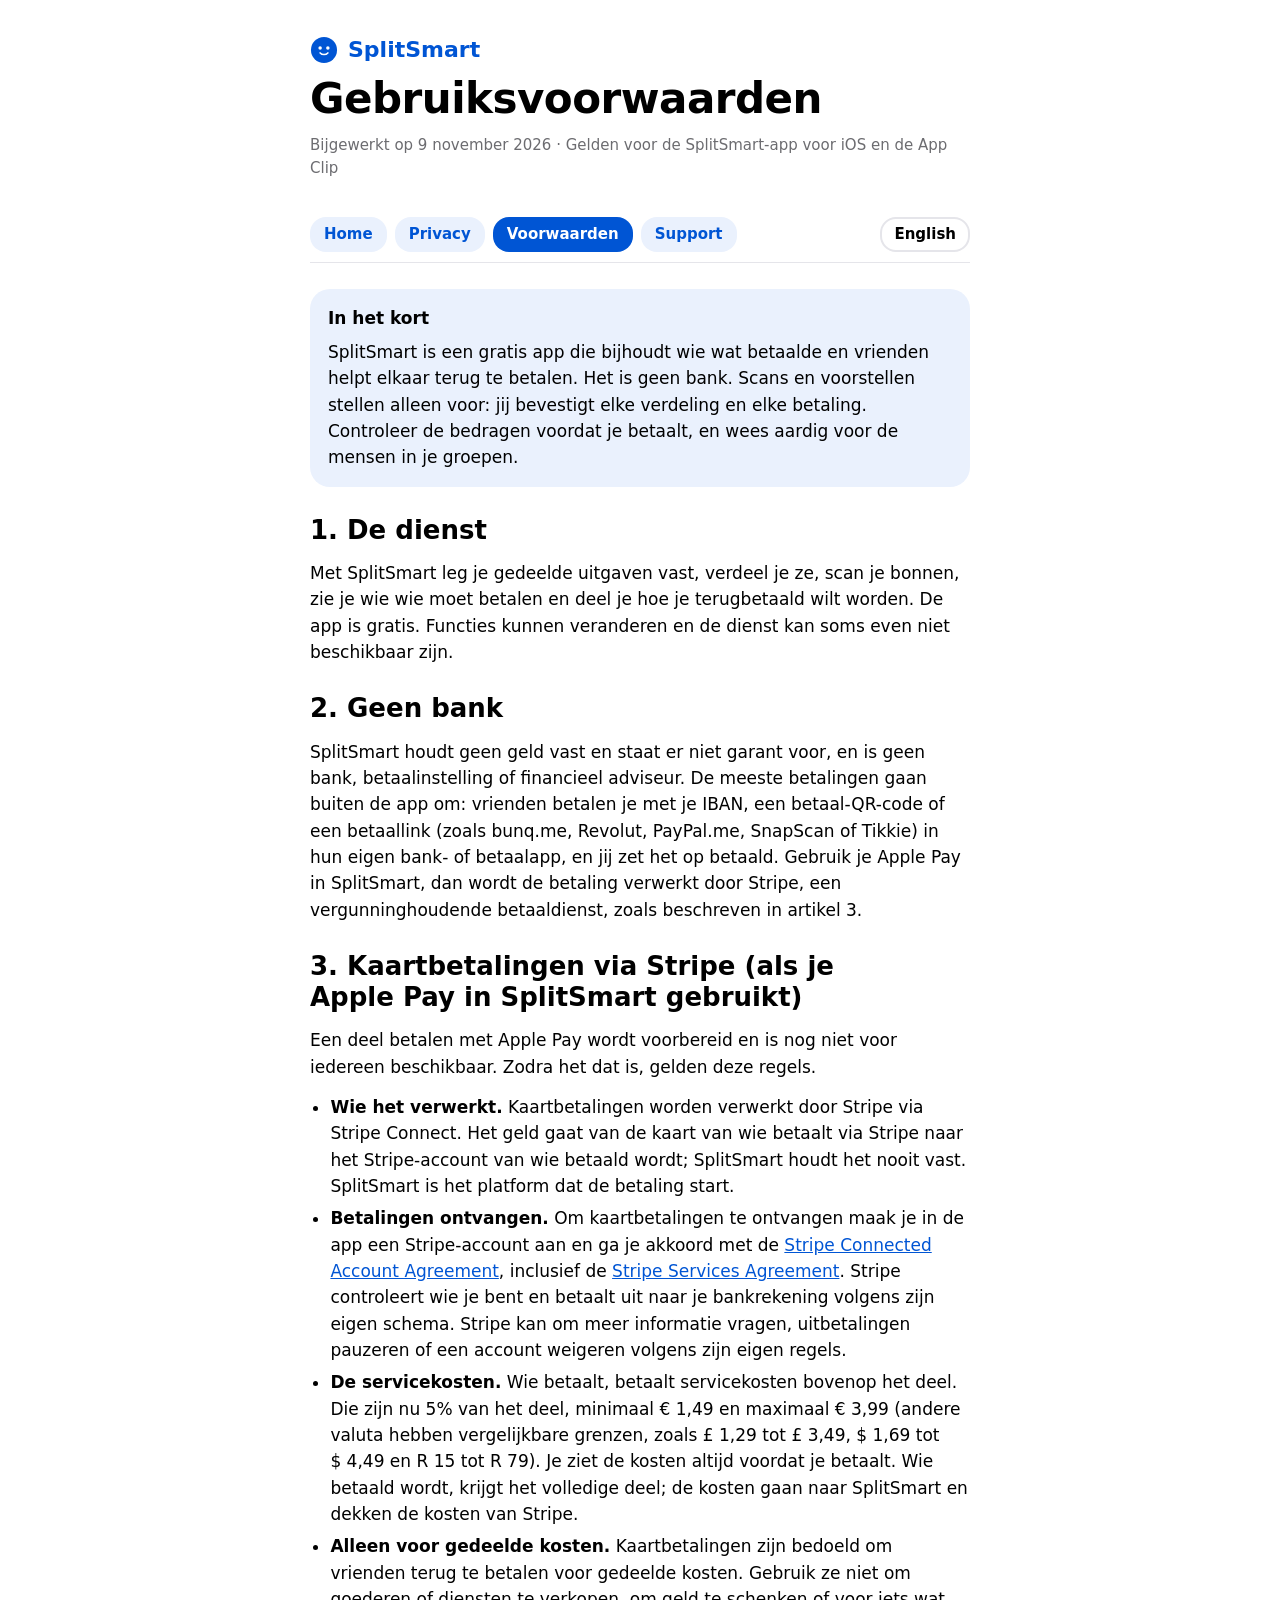
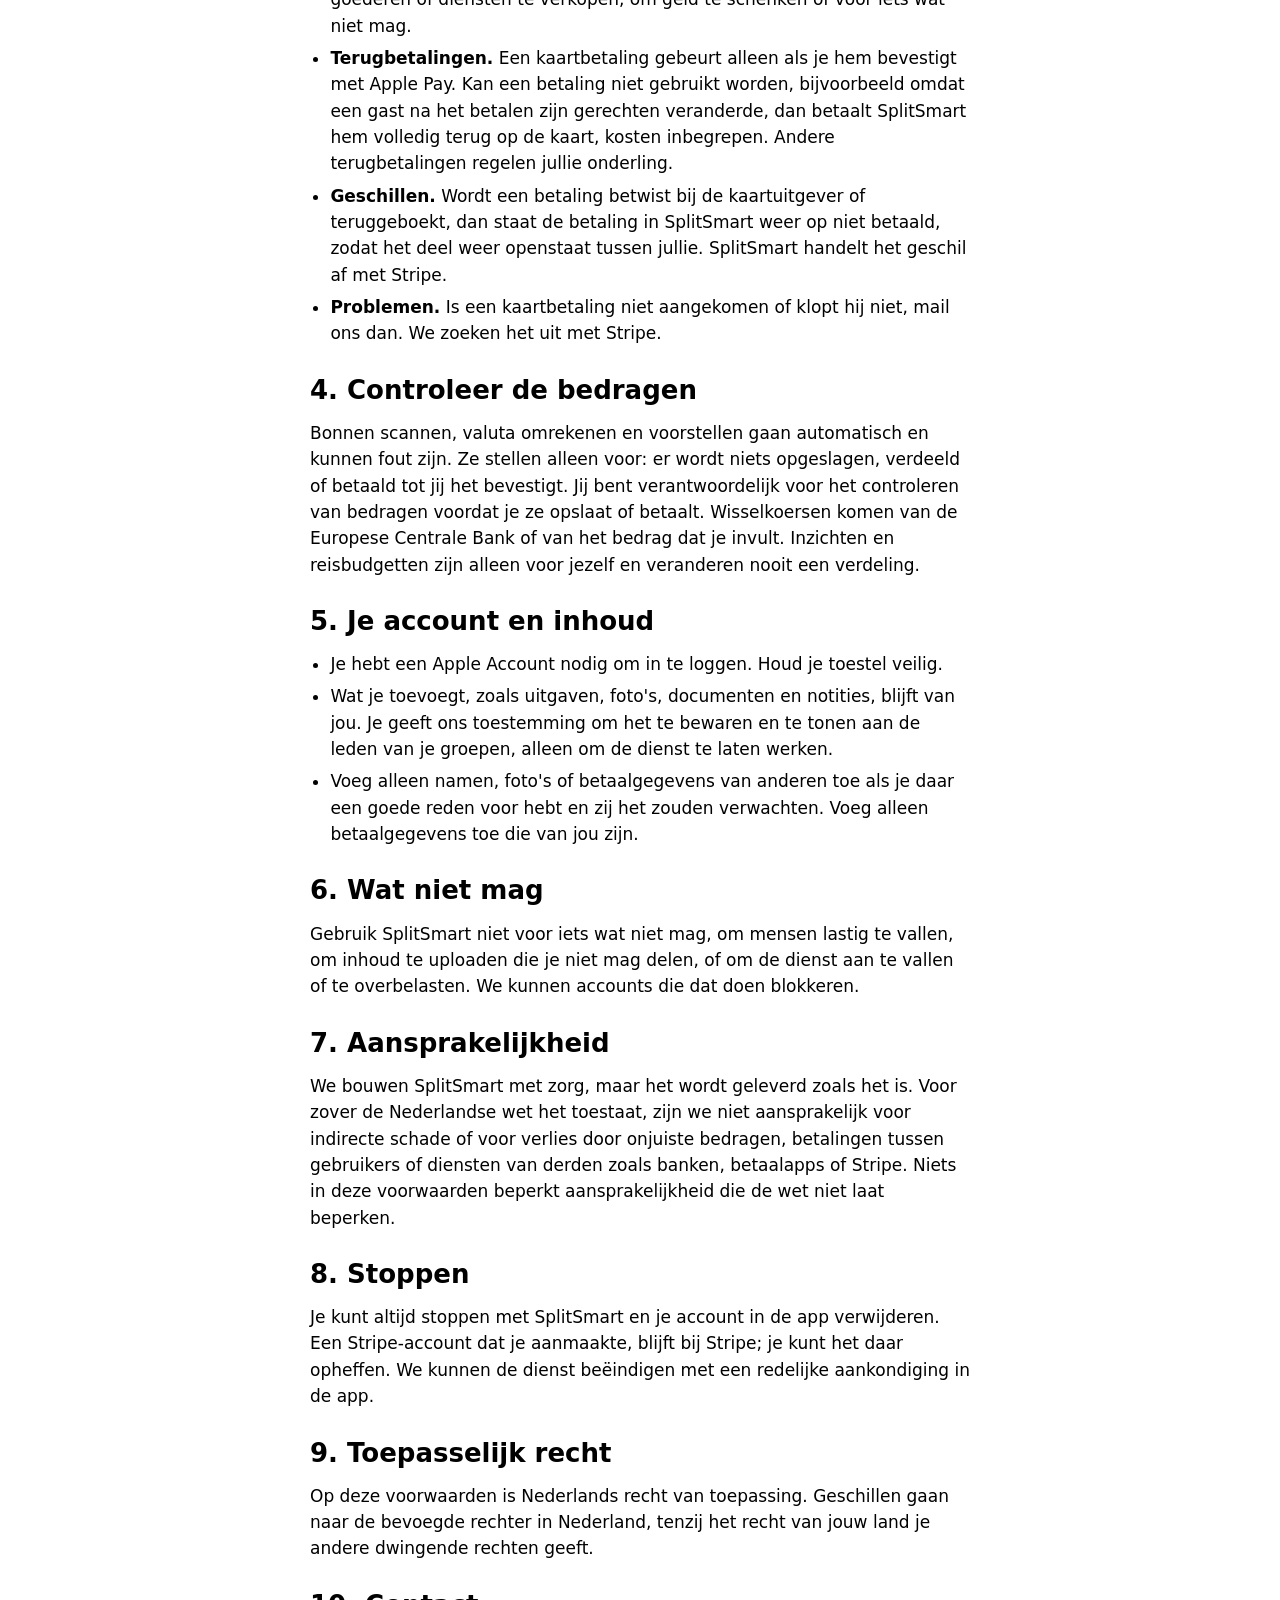
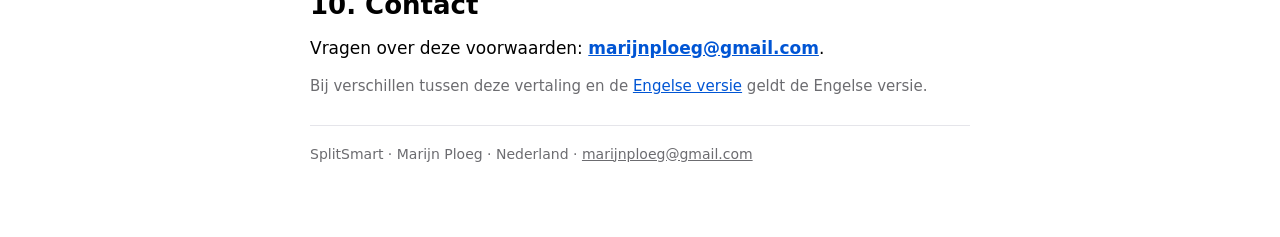
<file: terms/nl/index.html>
<!doctype html>
<html lang="nl">
<head>
<meta charset="utf-8">
<meta name="viewport" content="width=device-width, initial-scale=1">
<title>SplitSmart · Gebruiksvoorwaarden</title>
<meta name="description" content="De voorwaarden voor het gebruik van SplitSmart, inclusief kaartbetalingen via Stripe.">
<meta name="theme-color" content="#FFFFFF" media="(prefers-color-scheme: light)">
<meta name="theme-color" content="#000000" media="(prefers-color-scheme: dark)">
<link rel="icon" href="data:image/svg+xml,%3Csvg xmlns='http://www.w3.org/2000/svg' viewBox='0 0 58 58'%3E%3Ccircle cx='29' cy='29' r='27' fill='%230055D4'/%3E%3Ccircle cx='21' cy='25' r='3.6' fill='%23fff'/%3E%3Ccircle cx='37' cy='25' r='3.6' fill='%23fff'/%3E%3Cpath d='M21 35c4 4.5 12 4.5 16 0' fill='none' stroke='%23fff' stroke-width='3.2' stroke-linecap='round'/%3E%3C/svg%3E">
<link rel="alternate" hreflang="en" href="https://getsplitsmart.com/terms/">
<link rel="alternate" hreflang="nl" href="https://getsplitsmart.com/terms/nl/">
<link rel="stylesheet" href="../../site.css">
<!-- Cookieless bezoekersaantallen (TelemetryDeck); het App ID staat alleen in analytics.js -->
<script src="../../analytics.js" defer></script>
</head>
<body>
<div class="doc">
  <header>
    <a class="brand" href="../../"><svg width="28" height="28" viewBox="0 0 58 58" aria-hidden="true"><circle cx="29" cy="29" r="27" fill="currentColor"/><circle cx="21" cy="25" r="3.6" fill="#fff"/><circle cx="37" cy="25" r="3.6" fill="#fff"/><path d="M21 35c4 4.5 12 4.5 16 0" fill="none" stroke="#fff" stroke-width="3.2" stroke-linecap="round"/></svg>SplitSmart</a>
    <h1>Gebruiksvoorwaarden</h1>
    <p class="meta">Bijgewerkt op 9 november 2026 · Gelden voor de SplitSmart-app voor iOS en de App Clip</p>
  </header>
  <nav class="tabs" aria-label="Pagina's"><a href="../../">Home</a><a href="../../privacy/nl/">Privacy</a><a href="./" aria-current="page">Voorwaarden</a><a href="../../support/">Support</a><a class="lang" href="../" hreflang="en" lang="en">English</a></nav>

  <section aria-label="Gebruiksvoorwaarden">
    <div class="summary">
      <strong>In het kort</strong>
      <p>SplitSmart is een gratis app die bijhoudt wie wat betaalde en vrienden helpt elkaar terug te betalen. Het is geen bank. Scans en voorstellen stellen alleen voor: jij bevestigt elke verdeling en elke betaling. Controleer de bedragen voordat je betaalt, en wees aardig voor de mensen in je groepen.</p>
    </div>

    <h2 id="dienst">1. De dienst</h2>
    <p>Met SplitSmart leg je gedeelde uitgaven vast, verdeel je ze, scan je bonnen, zie je wie wie moet betalen en deel je hoe je terugbetaald wilt worden. De app is gratis. Functies kunnen veranderen en de dienst kan soms even niet beschikbaar zijn.</p>

    <h2 id="geen-bank">2. Geen bank</h2>
    <p>SplitSmart houdt geen geld vast en staat er niet garant voor, en is geen bank, betaalinstelling of financieel adviseur. De meeste betalingen gaan buiten de app om: vrienden betalen je met je IBAN, een betaal-QR-code of een betaallink (zoals bunq.me, Revolut, PayPal.me, SnapScan of Tikkie) in hun eigen bank- of betaalapp, en jij zet het op betaald. Gebruik je Apple Pay in SplitSmart, dan wordt de betaling verwerkt door Stripe, een vergunninghoudende betaaldienst, zoals beschreven in artikel 3.</p>

    <h2 id="kaart">3. Kaartbetalingen via Stripe (als je Apple Pay in SplitSmart gebruikt)</h2>
    <p>Een deel betalen met Apple Pay wordt voorbereid en is nog niet voor iedereen beschikbaar. Zodra het dat is, gelden deze regels.</p>
    <ul>
      <li><strong>Wie het verwerkt.</strong> Kaartbetalingen worden verwerkt door Stripe via Stripe Connect. Het geld gaat van de kaart van wie betaalt via Stripe naar het Stripe-account van wie betaald wordt; SplitSmart houdt het nooit vast. SplitSmart is het platform dat de betaling start.</li>
      <li><strong>Betalingen ontvangen.</strong> Om kaartbetalingen te ontvangen maak je in de app een Stripe-account aan en ga je akkoord met de <a href="https://stripe.com/legal/connect-account" rel="noopener">Stripe Connected Account Agreement</a>, inclusief de <a href="https://stripe.com/legal/ssa" rel="noopener">Stripe Services Agreement</a>. Stripe controleert wie je bent en betaalt uit naar je bankrekening volgens zijn eigen schema. Stripe kan om meer informatie vragen, uitbetalingen pauzeren of een account weigeren volgens zijn eigen regels.</li>
      <li><strong>De servicekosten.</strong> Wie betaalt, betaalt servicekosten bovenop het deel. Die zijn nu 5% van het deel, minimaal &euro;&nbsp;1,49 en maximaal &euro;&nbsp;3,99 (andere valuta hebben vergelijkbare grenzen, zoals &pound;&nbsp;1,29 tot &pound;&nbsp;3,49, $&nbsp;1,69 tot $&nbsp;4,49 en R&nbsp;15 tot R&nbsp;79). Je ziet de kosten altijd voordat je betaalt. Wie betaald wordt, krijgt het volledige deel; de kosten gaan naar SplitSmart en dekken de kosten van Stripe.</li>
      <li><strong>Alleen voor gedeelde kosten.</strong> Kaartbetalingen zijn bedoeld om vrienden terug te betalen voor gedeelde kosten. Gebruik ze niet om goederen of diensten te verkopen, om geld te schenken of voor iets wat niet mag.</li>
      <li><strong>Terugbetalingen.</strong> Een kaartbetaling gebeurt alleen als je hem bevestigt met Apple Pay. Kan een betaling niet gebruikt worden, bijvoorbeeld omdat een gast na het betalen zijn gerechten veranderde, dan betaalt SplitSmart hem volledig terug op de kaart, kosten inbegrepen. Andere terugbetalingen regelen jullie onderling.</li>
      <li><strong>Geschillen.</strong> Wordt een betaling betwist bij de kaartuitgever of teruggeboekt, dan staat de betaling in SplitSmart weer op niet betaald, zodat het deel weer openstaat tussen jullie. SplitSmart handelt het geschil af met Stripe.</li>
      <li><strong>Problemen.</strong> Is een kaartbetaling niet aangekomen of klopt hij niet, mail ons dan. We zoeken het uit met Stripe.</li>
    </ul>

    <h2 id="controleer">4. Controleer de bedragen</h2>
    <p>Bonnen scannen, valuta omrekenen en voorstellen gaan automatisch en kunnen fout zijn. Ze stellen alleen voor: er wordt niets opgeslagen, verdeeld of betaald tot jij het bevestigt. Jij bent verantwoordelijk voor het controleren van bedragen voordat je ze opslaat of betaalt. Wisselkoersen komen van de Europese Centrale Bank of van het bedrag dat je invult. Inzichten en reisbudgetten zijn alleen voor jezelf en veranderen nooit een verdeling.</p>

    <h2 id="account">5. Je account en inhoud</h2>
    <ul>
      <li>Je hebt een Apple Account nodig om in te loggen. Houd je toestel veilig.</li>
      <li>Wat je toevoegt, zoals uitgaven, foto's, documenten en notities, blijft van jou. Je geeft ons toestemming om het te bewaren en te tonen aan de leden van je groepen, alleen om de dienst te laten werken.</li>
      <li>Voeg alleen namen, foto's of betaalgegevens van anderen toe als je daar een goede reden voor hebt en zij het zouden verwachten. Voeg alleen betaalgegevens toe die van jou zijn.</li>
    </ul>

    <h2 id="gebruik">6. Wat niet mag</h2>
    <p>Gebruik SplitSmart niet voor iets wat niet mag, om mensen lastig te vallen, om inhoud te uploaden die je niet mag delen, of om de dienst aan te vallen of te overbelasten. We kunnen accounts die dat doen blokkeren.</p>

    <h2 id="aansprakelijkheid">7. Aansprakelijkheid</h2>
    <p>We bouwen SplitSmart met zorg, maar het wordt geleverd zoals het is. Voor zover de Nederlandse wet het toestaat, zijn we niet aansprakelijk voor indirecte schade of voor verlies door onjuiste bedragen, betalingen tussen gebruikers of diensten van derden zoals banken, betaalapps of Stripe. Niets in deze voorwaarden beperkt aansprakelijkheid die de wet niet laat beperken.</p>

    <h2 id="stoppen">8. Stoppen</h2>
    <p>Je kunt altijd stoppen met SplitSmart en je account in de app verwijderen. Een Stripe-account dat je aanmaakte, blijft bij Stripe; je kunt het daar opheffen. We kunnen de dienst beëindigen met een redelijke aankondiging in de app.</p>

    <h2 id="recht">9. Toepasselijk recht</h2>
    <p>Op deze voorwaarden is Nederlands recht van toepassing. Geschillen gaan naar de bevoegde rechter in Nederland, tenzij het recht van jouw land je andere dwingende rechten geeft.</p>

    <h2 id="contact">10. Contact</h2>
    <p>Vragen over deze voorwaarden: <a class="mail" href="mailto:marijnploeg@gmail.com">marijnploeg@gmail.com</a>.</p>
    <p class="meta">Bij verschillen tussen deze vertaling en de <a href="../">Engelse versie</a> geldt de Engelse versie.</p>
  </section>
  <footer>SplitSmart · Marijn Ploeg · Nederland · <a href="mailto:marijnploeg@gmail.com">marijnploeg@gmail.com</a></footer>
</div>
</body>
</html>
</file>
<file: site.css>
/* SplitSmart site: one stylesheet for the home page and the reading pages (privacy, terms, support).
   Tokens follow the app's DESIGN.md §2 (Direction D · Calm gamified). System fonts only: SF Pro for body,
   SF Pro Rounded (ui-rounded) for headings, amounts and buttons. join/, table/ and pay/ keep their own styles. */

:root {
  --bg: #FFFFFF;
  --surface: #FFFFFF;
  --fill: #F2F2F7;
  --border: #E5E5EA;
  --text: #000000;
  --text-2: #6C6C70;
  --accent: #0055D4;
  --accent-dark: #003A94;
  --accent-tint: #EAF1FD;
  --owe: #B54708;
  --reward: #F59E0B;
  --reward-text: #B45309;
  --reward-tint: #FEF3C7;
  --reward-ink: #7A4A0E;
  --phone: #0E0F12;
  --shadow: rgba(0, 58, 148, 0.18);
  --rounded: ui-rounded, "SF Pro Rounded", system-ui, -apple-system, "Segoe UI", Roboto, sans-serif;
  --body: system-ui, -apple-system, "SF Pro Text", "Segoe UI", Roboto, "Helvetica Neue", Arial, sans-serif;
  color-scheme: light;
}
@media (prefers-color-scheme: dark) {
  :root:not([data-theme="light"]) {
    --bg: #000000; --surface: #1C1C1E; --fill: #1C1C1E; --border: #2C2C2E; --text: #FFFFFF; --text-2: #A1A1A6;
    --accent: #3D8BFF; --accent-dark: #1F5FC2; --accent-tint: #0F203D; --owe: #FF9F5A;
    --reward: #FBBF24; --reward-text: #FBBF24; --reward-tint: #3A2A0A; --reward-ink: #FCD34D;
    --phone: #2C2C2E; --shadow: rgba(0, 0, 0, 0.6);
    color-scheme: dark;
  }
}
:root[data-theme="dark"] {
  --bg: #000000; --surface: #1C1C1E; --fill: #1C1C1E; --border: #2C2C2E; --text: #FFFFFF; --text-2: #A1A1A6;
  --accent: #3D8BFF; --accent-dark: #1F5FC2; --accent-tint: #0F203D; --owe: #FF9F5A;
  --reward: #FBBF24; --reward-text: #FBBF24; --reward-tint: #3A2A0A; --reward-ink: #FCD34D;
  --phone: #2C2C2E; --shadow: rgba(0, 0, 0, 0.6);
  color-scheme: dark;
}

*, *::before, *::after { box-sizing: border-box; }
html { scroll-behavior: smooth; -webkit-text-size-adjust: 100%; }
@media (prefers-reduced-motion: reduce) { html { scroll-behavior: auto; } }
body { margin: 0; background: var(--bg); color: var(--text); font: 17px/1.55 var(--body); }
img { max-width: 100%; }
a { color: var(--accent); }
a:focus-visible, summary:focus-visible { outline: 3px solid var(--accent); outline-offset: 3px; border-radius: 8px; }
h1, h2, h3 { font-family: var(--rounded); text-wrap: balance; margin: 0; }
p, ul, ol { margin: 0; }
.wrap { max-width: 1120px; margin: 0 auto; padding-inline: 20px; }
.skip { position: absolute; left: -9999px; }
.skip:focus { left: 16px; top: 16px; background: var(--bg); padding: 8px 12px; z-index: 10; }

/* Brand */
.brand { display: inline-flex; align-items: center; gap: 10px; text-decoration: none; color: var(--accent); font: 900 22px/1 var(--rounded); }
.brand svg { flex-shrink: 0; }

/* Buttons: chunky, like the app (DESIGN §4) */
.btn { display: inline-flex; align-items: center; justify-content: center; min-height: 52px; padding: 0 22px; border-radius: 18px; text-decoration: none; font: 900 16px/1 var(--rounded); letter-spacing: 0.4px; text-transform: uppercase; white-space: nowrap; }
.btn-primary { background: var(--accent); color: #FFFFFF; box-shadow: 0 5px 0 var(--accent-dark); }
.btn-primary:active { transform: translateY(5px); box-shadow: none; }
.btn-secondary { color: var(--text); border: 2px solid var(--border); border-bottom-width: 5px; background: var(--surface); }
.btn-small { min-height: 44px; padding: 0 16px; font-size: 14px; border-radius: 14px; box-shadow: 0 4px 0 var(--accent-dark); }

/* ------------------------------------------------------------------ home */
.site-header .wrap { display: flex; align-items: center; justify-content: space-between; gap: 16px; padding-block: 18px; }
.site-nav { display: flex; align-items: center; gap: 20px; font-weight: 600; font-size: 16px; }
.site-nav a:not(.btn) { color: var(--text-2); text-decoration: none; }
.site-nav a:not(.btn):hover { color: var(--text); }
@media (max-width: 640px) { .site-nav .hide-sm { display: none; } }
@media (max-width: 420px) { .site-nav .hide-xs { display: none; } .brand { font-size: 20px; } }

.hero .wrap { display: grid; grid-template-columns: minmax(0, 1.15fr) minmax(0, 0.85fr); gap: 48px; align-items: center; padding-block: 32px 72px; }
.hero-copy { display: flex; flex-direction: column; gap: 22px; }
.pill { align-self: flex-start; display: inline-flex; padding: 6px 12px; border-radius: 16px; background: var(--reward-tint); color: var(--reward-ink); font-weight: 600; font-size: 14px; }
.hero h1 { font-weight: 900; font-size: clamp(42px, 6.4vw, 72px); line-height: 1.02; letter-spacing: -1.5px; }
.lead { font-size: 20px; color: var(--text-2); max-width: 32em; }
.actions { display: flex; flex-wrap: wrap; gap: 14px; align-items: center; }
.ticks { display: flex; flex-wrap: wrap; gap: 8px 20px; padding: 0; list-style: none; font-size: 15px; color: var(--text-2); }
.ticks li { display: inline-flex; align-items: center; gap: 6px; }
.ticks svg { color: var(--accent); flex-shrink: 0; }
.hero-art { position: relative; display: flex; justify-content: center; }
.hero-art .splitty { position: absolute; left: 0; bottom: -6px; width: 104px; height: auto; }
@media (max-width: 860px) {
  .hero .wrap { grid-template-columns: minmax(0, 1fr); gap: 40px; padding-block: 16px 56px; }
  .hero-art .splitty { width: 84px; left: 4%; }
}
@media (max-width: 560px) { .hero-art .splitty { display: none; } }

/* A phone: the screenshot with a thin frame, no fake status bar drawn on top */
.phone { width: 300px; max-width: 100%; aspect-ratio: 900 / 1957; border-radius: 48px; background: var(--phone); padding: 9px; box-shadow: 0 30px 70px var(--shadow); flex-shrink: 1; }
.phone img { display: block; width: 100%; height: 100%; object-fit: cover; object-position: top; border-radius: 40px; }
.phone.sm { width: 240px; border-radius: 40px; padding: 8px; }
.phone.sm img { border-radius: 33px; }
.phones { display: flex; justify-content: center; align-items: flex-start; gap: 18px; }
.phones .phone:not(:only-child) { max-width: calc(50% - 9px); }
.phones .phone:first-child:not(:only-child) { margin-top: 44px; }

.band { padding-block: 80px; }
.band.tint { background: var(--accent-tint); }
.band.warm { background: var(--reward-tint); }
.split { display: grid; grid-template-columns: minmax(0, 1fr) minmax(0, 1fr); gap: 56px; align-items: center; }
.split.flip > :first-child { order: 2; }
@media (max-width: 860px) {
  .band { padding-block: 60px; }
  .split, .split.flip { grid-template-columns: minmax(0, 1fr); gap: 40px; }
  .split.flip > :first-child { order: 0; }
}
.copy { display: flex; flex-direction: column; gap: 18px; }
.eyebrow { font: 900 14px/1.2 var(--rounded); letter-spacing: 1px; text-transform: uppercase; color: var(--accent); }
.warm .eyebrow { color: var(--reward-text); }
h2.big { font-weight: 900; font-size: clamp(32px, 4.4vw, 50px); line-height: 1.06; letter-spacing: -1px; }
.copy p { font-size: 19px; color: var(--text-2); max-width: 32em; }
.warm .copy p { color: var(--reward-ink); }

/* Little cards with one number, like the app's hero figure */
.stats { display: flex; flex-wrap: wrap; gap: 12px; }
.stat { padding: 14px 18px; border-radius: 20px; background: var(--surface); border: 2px solid var(--border); display: flex; flex-direction: column; gap: 2px; }
.warm .stat, .tint .stat { border-color: transparent; }
.stat span { font-size: 14px; color: var(--text-2); }
.stat b { font: 900 26px/1.15 var(--rounded); font-variant-numeric: tabular-nums; color: var(--accent); }
.stat b.owe { color: var(--owe); }
.stat b.plain { color: var(--text); font-size: 20px; }

.checks { list-style: none; padding: 0; display: flex; flex-direction: column; gap: 10px; font-size: 17px; }
.checks li { display: flex; gap: 10px; align-items: baseline; }
.checks li::before { content: ""; flex-shrink: 0; width: 9px; height: 9px; border-radius: 50%; background: var(--reward); transform: translateY(-1px); }

/* Ways to get paid: chips */
.chips { display: flex; flex-wrap: wrap; gap: 8px; padding: 0; list-style: none; }
.chips li { padding: 8px 14px; border-radius: 16px; background: var(--surface); border: 2px solid var(--border); font: 800 15px/1.2 var(--rounded); }
.soon { font-size: 15px; color: var(--text-2); }

/* Feature grid */
.section-head { display: flex; flex-direction: column; gap: 12px; max-width: 720px; margin-bottom: 36px; }
.section-head p { font-size: 19px; color: var(--text-2); }
.grid { display: grid; grid-template-columns: repeat(auto-fill, minmax(min(100%, 250px), 1fr)); gap: 16px; }
.card { background: var(--surface); border: 2px solid var(--border); border-bottom-width: 5px; border-radius: 20px; padding: 22px; display: flex; flex-direction: column; gap: 10px; }
.card h3 { font-weight: 900; font-size: 20px; line-height: 1.2; }
.card p { font-size: 16px; color: var(--text-2); }
.icon { width: 46px; height: 46px; border-radius: 14px; background: var(--accent-tint); color: var(--accent); display: flex; align-items: center; justify-content: center; }
.icon svg { width: 26px; height: 26px; }

/* Promises */
.promises { display: grid; grid-template-columns: repeat(auto-fit, minmax(min(100%, 240px), 1fr)); gap: 28px; }
.promises div { display: flex; flex-direction: column; gap: 8px; }
.promises h3 { font-weight: 900; font-size: 21px; color: var(--accent-dark); }
.promises p { font-size: 16px; color: var(--text-2); }
@media (prefers-color-scheme: dark) { :root:not([data-theme="light"]) .promises h3 { color: var(--text); } }
:root[data-theme="dark"] .promises h3 { color: var(--text); }

.download { text-align: center; display: flex; flex-direction: column; align-items: center; gap: 20px; padding-block: 96px; }
.download p { font-size: 19px; color: var(--text-2); max-width: 30em; }
.download .badge { display: inline-block; padding: 15px; }
.download .badge img { display: block; height: 60px; width: auto; }
.download small { font-size: 15px; color: var(--text-2); }

.site-footer { border-top: 1px solid var(--border); }
.site-footer .wrap { padding-block: 28px 40px; display: flex; flex-wrap: wrap; gap: 14px 28px; align-items: center; justify-content: space-between; font-size: 15px; color: var(--text-2); }
.site-footer nav { display: flex; flex-wrap: wrap; gap: 8px 22px; }
.site-footer a { color: var(--text-2); }
.site-footer a:hover { color: var(--text); }

/* ------------------------------------------------------------------ reading pages (privacy, terms, support) */
.doc { max-width: 700px; margin: 0 auto; padding: 36px 20px 72px; display: flex; flex-direction: column; gap: 26px; }
.doc header { display: flex; flex-direction: column; gap: 12px; }
.doc h1 { font-weight: 900; font-size: clamp(32px, 6vw, 42px); line-height: 1.1; letter-spacing: -0.5px; }
.doc .meta { color: var(--text-2); font-size: 15px; }
.tabs { position: sticky; top: 0; background: var(--bg); padding-block: 10px; border-bottom: 1px solid var(--border); display: flex; gap: 8px; flex-wrap: wrap; z-index: 1; }
.tabs a { font: 800 15px/1 var(--rounded); color: var(--accent); text-decoration: none; padding: 10px 14px; border-radius: 16px; background: var(--accent-tint); }
.tabs a[aria-current="page"] { background: var(--accent); color: #FFFFFF; }
.tabs .lang { margin-left: auto; background: transparent; border: 2px solid var(--border); padding: 8px 12px; color: var(--text); }
.doc section { display: flex; flex-direction: column; gap: 14px; }
.doc h2 { font-weight: 900; font-size: 26px; line-height: 1.2; margin-top: 14px; scroll-margin-top: 70px; }
.doc h3 { font-weight: 800; font-size: 19px; line-height: 1.3; margin-top: 4px; }
.doc ul, .doc ol { padding-left: 1.2em; display: flex; flex-direction: column; gap: 6px; }
.summary { background: var(--accent-tint); border-radius: 20px; padding: 16px 18px; display: flex; flex-direction: column; gap: 8px; }
.summary strong { font-family: var(--rounded); font-weight: 900; }
.toc { border: 2px solid var(--border); border-radius: 20px; padding: 14px 18px; font-size: 16px; }
.toc ol { margin-top: 6px; }
.scroll { overflow-x: auto; }
table { border-collapse: collapse; width: 100%; font-size: 15px; }
th, td { text-align: left; vertical-align: top; padding: 9px 10px 9px 0; border-bottom: 1px solid var(--border); }
th { font-weight: 600; color: var(--text-2); font-size: 13px; letter-spacing: 0.4px; text-transform: uppercase; }
td:first-child { font-weight: 600; min-width: 120px; }
.mail { font-weight: 600; overflow-wrap: anywhere; }
.doc footer { color: var(--text-2); font-size: 14px; border-top: 1px solid var(--border); padding-top: 18px; }
.doc footer a { color: var(--text-2); }

/* Support: collapsible questions */
details { border: 2px solid var(--border); border-bottom-width: 4px; border-radius: 20px; padding: 0 18px; background: var(--surface); }
details[open] { padding-bottom: 16px; }
summary { list-style: none; cursor: pointer; font: 800 18px/1.3 var(--rounded); padding: 15px 28px 15px 0; position: relative; }
summary::-webkit-details-marker { display: none; }
summary::after { content: "+"; position: absolute; right: 0; top: 12px; font: 900 24px/1 var(--rounded); color: var(--accent); }
details[open] summary::after { content: "\2013"; }
details > :not(summary) + :not(summary) { margin-top: 10px; }
.ui { font-weight: 600; }
.contact { background: var(--accent-tint); border-radius: 20px; padding: 20px; display: flex; flex-direction: column; gap: 14px; align-items: flex-start; }
</file>
<file: pay/pay.css>
/* The guest pay page (build 26, board B26Pay). System fonts only (ui-rounded = SF Rounded on Apple devices): no web
   fonts, so nothing but our own Supabase RPC is ever contacted from a page whose URL carries a pay code. */
:root {
  --bg: #FFFFFF; --fg: #1C1C1E; --muted: #6C6C70; --line: #E5E5EA; --chip: #EDEDF0; --card: #FFFFFF;
  --accent: #0055D4; --accent-deep: #003A94; --soft: #EAF1FD; --chev: #C7C7CC;
  --good: #1F8A4C; --good-soft: #E3F4EA; --warn: #B3261E;
  --rounded: ui-rounded, 'SF Pro Rounded', 'Nunito', system-ui, -apple-system, sans-serif;
  --text: -apple-system, 'SF Pro Text', system-ui, 'Segoe UI', Roboto, sans-serif;
  color-scheme: light;
}
@media (prefers-color-scheme: dark) {
  :root {
    --bg: #111214; --fg: #EDEDF0; --muted: #A1A1AA; --line: #2C2D31; --chip: #222327; --card: #18191C;
    --accent: #3D7BFF; --accent-deep: #1F4FB8; --soft: #17233A; --chev: #55565C;
    --good: #5CCB8D; --good-soft: #143022; --warn: #FF8A80;
    color-scheme: dark;
  }
}
* { box-sizing: border-box; }
html { -webkit-text-size-adjust: 100%; }
body { margin: 0; background: var(--bg); color: var(--fg); font: 17px/1.45 var(--text); }
main { max-width: 440px; margin: 0 auto; padding: 18px 20px 40px; display: flex; flex-direction: column; gap: 14px; min-height: 100vh; min-height: 100dvh; }
[hidden] { display: none !important; }
a { color: inherit; }
.visually-hidden { position: absolute; width: 1px; height: 1px; overflow: hidden; clip: rect(0 0 0 0); white-space: nowrap; }

.top { display: flex; align-items: center; gap: 8px; }
.top b { font: 800 15px/1 var(--rounded); }
.top .spacer { flex: 1; }
.top small { font-size: 12px; color: var(--muted); }

.hero { text-align: center; display: flex; flex-direction: column; gap: 4px; margin-top: 18px; }
.hero .who { color: var(--muted); text-wrap: balance; }
.hero .amount { font: 900 54px/1 var(--rounded); letter-spacing: -0.5px; margin: 2px 0; overflow-wrap: anywhere; }
.hero .share { font-size: 14px; color: var(--muted); }

.label { font-size: 12px; font-weight: 700; color: var(--muted); letter-spacing: .5px; text-transform: uppercase; margin: 8px 0 -4px; }

.method { display: flex; align-items: center; gap: 12px; width: 100%; border: 2px solid var(--line); border-radius: 16px; padding: 12px 14px; background: var(--card); color: var(--fg); text-decoration: none; font: inherit; text-align: left; cursor: pointer; }
.method:active { transform: translateY(1px); }
.method:focus-visible, .btn:focus-visible, .copy:focus-visible, .link:focus-visible { outline: 3px solid var(--accent); outline-offset: 3px; }
.method .icon { width: 36px; height: 36px; flex: none; border-radius: 10px; background: var(--chip); display: flex; align-items: center; justify-content: center; font: 900 12px/1 var(--rounded); color: var(--fg); }
.method .icon svg { stroke: currentColor; }
.method .body { flex: 1; min-width: 0; }
.method .title { display: flex; flex-wrap: wrap; gap: 6px; align-items: center; font-weight: 700; font-size: 15px; line-height: 1.3; }
.method .sub { font-size: 12px; color: var(--muted); }
.method .chev { color: var(--chev); font-size: 22px; line-height: 1; transition: transform .15s; }
.method[aria-expanded="true"] .chev { transform: rotate(90deg); }
.badge { font-size: 11px; font-weight: 700; color: var(--good); background: var(--good-soft); border-radius: 6px; padding: 2px 6px; letter-spacing: .3px; }

.bank { border: 2px solid var(--line); border-top: 0; border-radius: 0 0 16px 16px; margin-top: -20px; padding: 18px 14px 12px; display: flex; flex-direction: column; gap: 2px; background: var(--card); }
.method.open { border-bottom-left-radius: 0; border-bottom-right-radius: 0; }
.row { display: flex; align-items: center; gap: 10px; padding: 8px 0; border-bottom: 1px solid var(--line); }
.row:last-of-type { border-bottom: 0; }
.row .k { font-size: 12px; color: var(--muted); }
.row .v { font-size: 16px; font-weight: 600; overflow-wrap: anywhere; font-variant-numeric: tabular-nums; }
.row .kv { flex: 1; min-width: 0; display: flex; flex-direction: column; }
.copy { flex: none; min-width: 44px; min-height: 36px; border: 0; border-radius: 10px; background: var(--soft); color: var(--accent); font: 800 13px/1 var(--rounded); padding: 0 12px; cursor: pointer; }
.copy.done { background: var(--good-soft); color: var(--good); }
.qr { display: none; flex-direction: column; align-items: center; gap: 6px; padding-top: 10px; }
.qr .code { width: 184px; height: 184px; border-radius: 12px; overflow: hidden; }
.qr .code svg { width: 100%; height: 100%; display: block; }
.qr small { font-size: 12px; color: var(--muted); }
/* EPC QR only where scanning from another phone makes sense: a wide screen (laptop/desktop). */
@media (min-width: 700px) { .qr.ok { display: flex; } }

.note { font-size: 14px; color: var(--muted); border: 2px dashed var(--line); border-radius: 16px; padding: 12px 14px; }

.btn { display: flex; align-items: center; justify-content: center; width: 100%; min-height: 56px; border-radius: 18px; text-decoration: none; font: 900 18px/1 var(--rounded); letter-spacing: .4px; border: 0; cursor: pointer; padding: 0 16px; text-transform: uppercase; }
.primary { background: var(--accent); color: #FFFFFF; box-shadow: 0 5px 0 var(--accent-deep); margin-top: 10px; }
.primary:active { transform: translateY(3px); box-shadow: 0 2px 0 var(--accent-deep); }
.primary[disabled] { opacity: .7; cursor: default; }
.card { display: flex; flex-direction: column; gap: 10px; margin-top: 4px; }
.card .ece:empty { display: none; }
.card .btn { margin-top: 0; }
.card .pe { border: 2px solid var(--line); border-radius: 18px; padding: 14px; display: flex; flex-direction: column; gap: 12px; background: var(--card); }
.card .fee { margin: 0; text-align: center; font-size: 14px; color: var(--muted); }
.card .link { align-self: center; }
.card.loading { min-height: 120px; opacity: .55; }
.secondary { background: transparent; color: var(--accent); border: 2px solid var(--line); margin-top: 10px; }
.secondary[disabled] { opacity: .7; cursor: default; }
.confirm { border: 2px solid var(--line); border-radius: 18px; padding: 16px 14px 14px; margin-top: 10px; background: var(--card); }
.confirm p { margin: 0 0 4px; font: 900 20px/1.25 var(--rounded); text-align: center; text-wrap: balance; }
.link { background: none; border: 0; padding: 12px 8px; min-height: 44px; color: var(--muted); font: inherit; font-size: 15px; text-decoration: underline; cursor: pointer; }
.link[disabled] { opacity: .7; cursor: default; }
.error { color: var(--warn); font-size: 14px; text-align: center; margin: 0; }

.state { text-align: center; display: flex; flex-direction: column; align-items: center; gap: 10px; margin-top: 34px; }
.state h1 { margin: 0; font: 900 28px/1.15 var(--rounded); text-wrap: balance; }
.state p { margin: 0; color: var(--muted); text-wrap: balance; }
.state .tick { width: 72px; height: 72px; border-radius: 50%; background: var(--good-soft); color: var(--good); display: flex; align-items: center; justify-content: center; }
.state .tick svg { stroke: currentColor; }

.grow { flex: 1; }
footer { text-align: center; font-size: 12px; color: var(--muted); line-height: 1.5; }
footer a { color: var(--accent); text-decoration: none; }

.loading .hero, .loading .label, .loading .methods, .loading #paid { visibility: hidden; }
@media (prefers-reduced-motion: reduce) { * { transition: none !important; } }
.methods { display: contents; }
</file>
